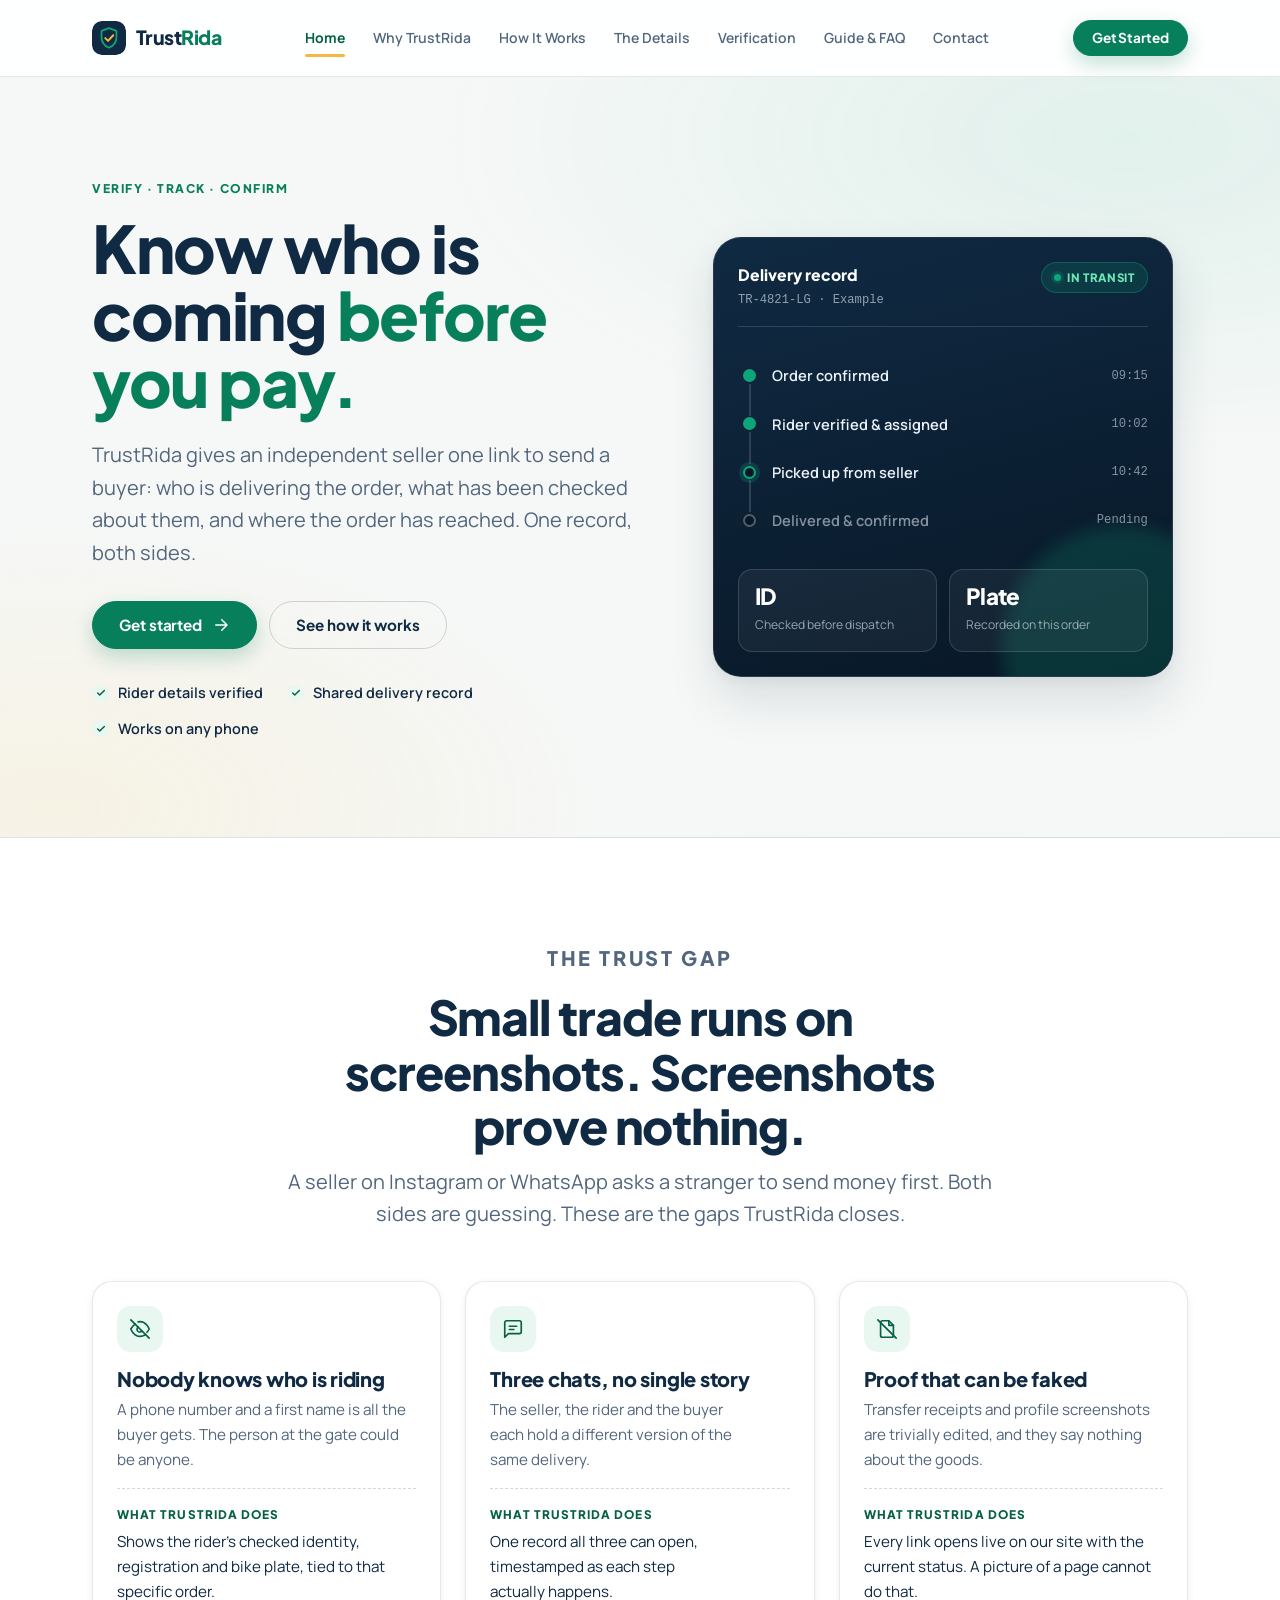
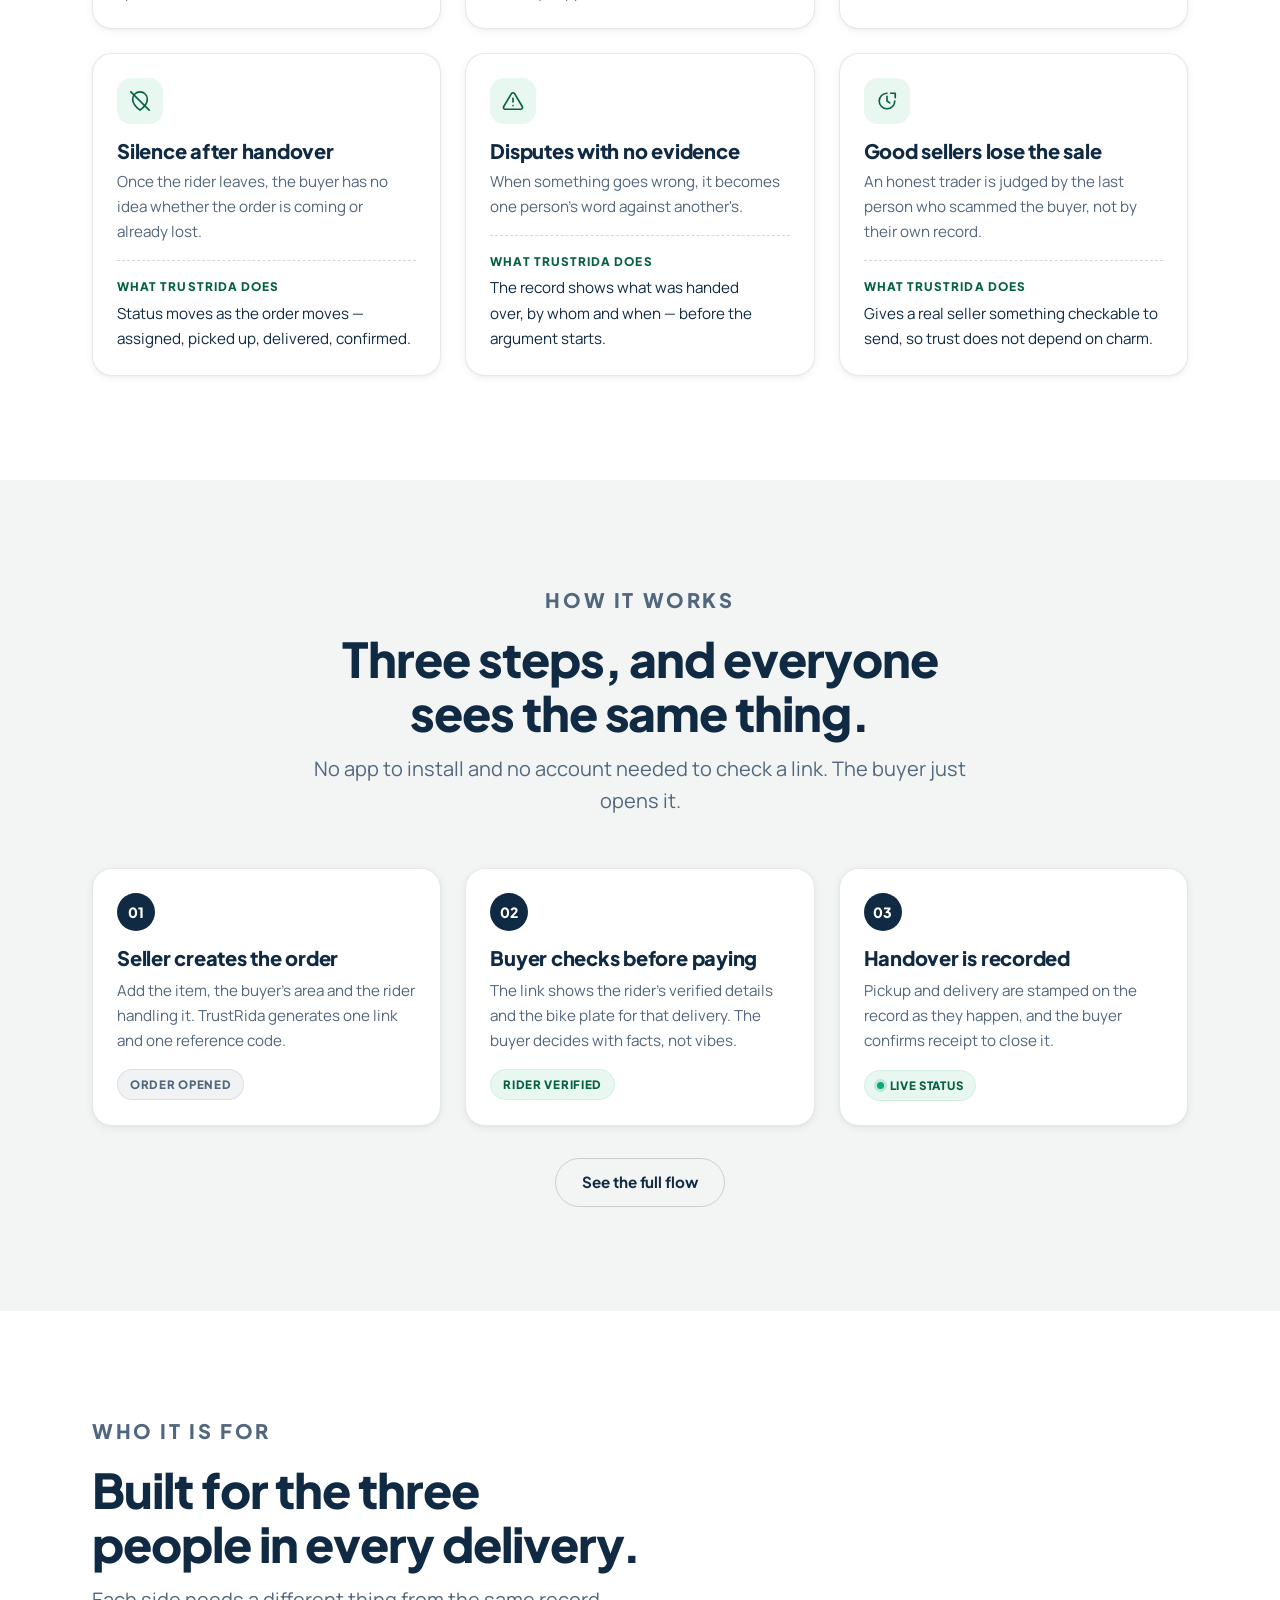
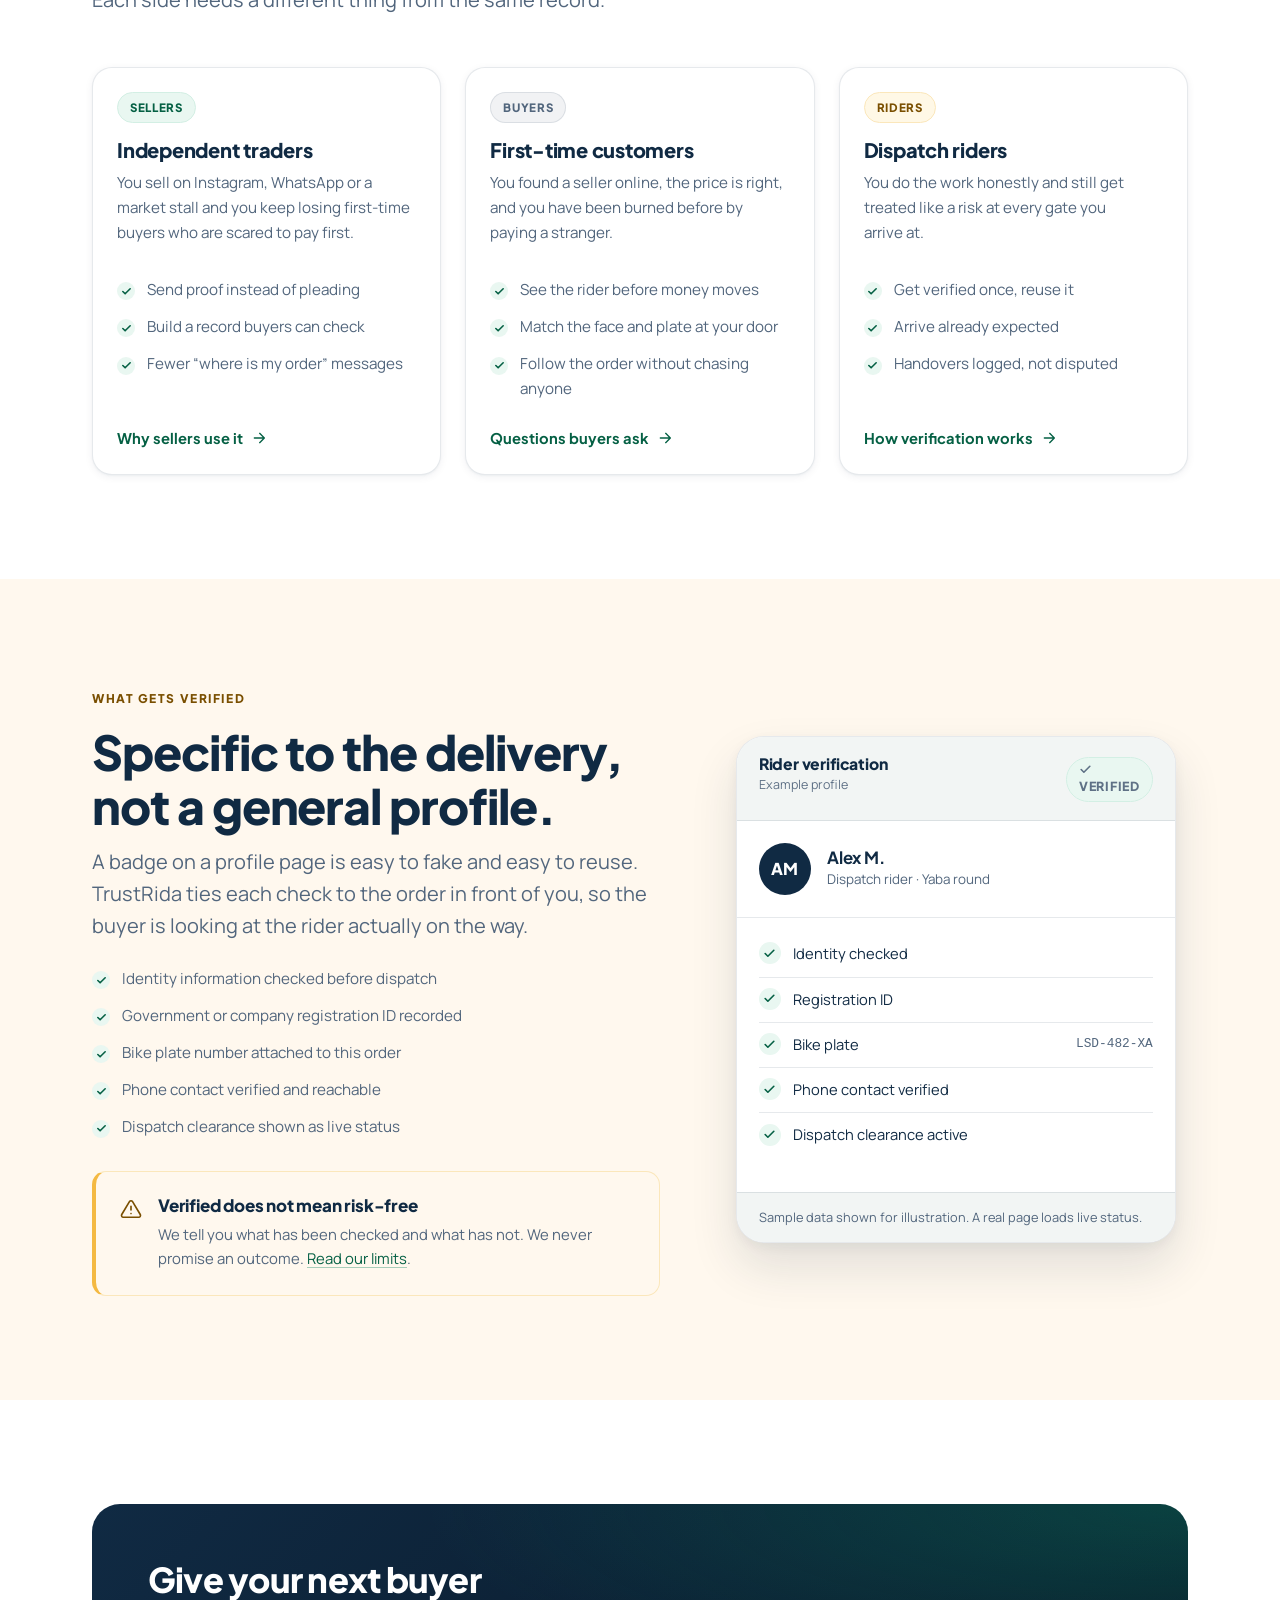
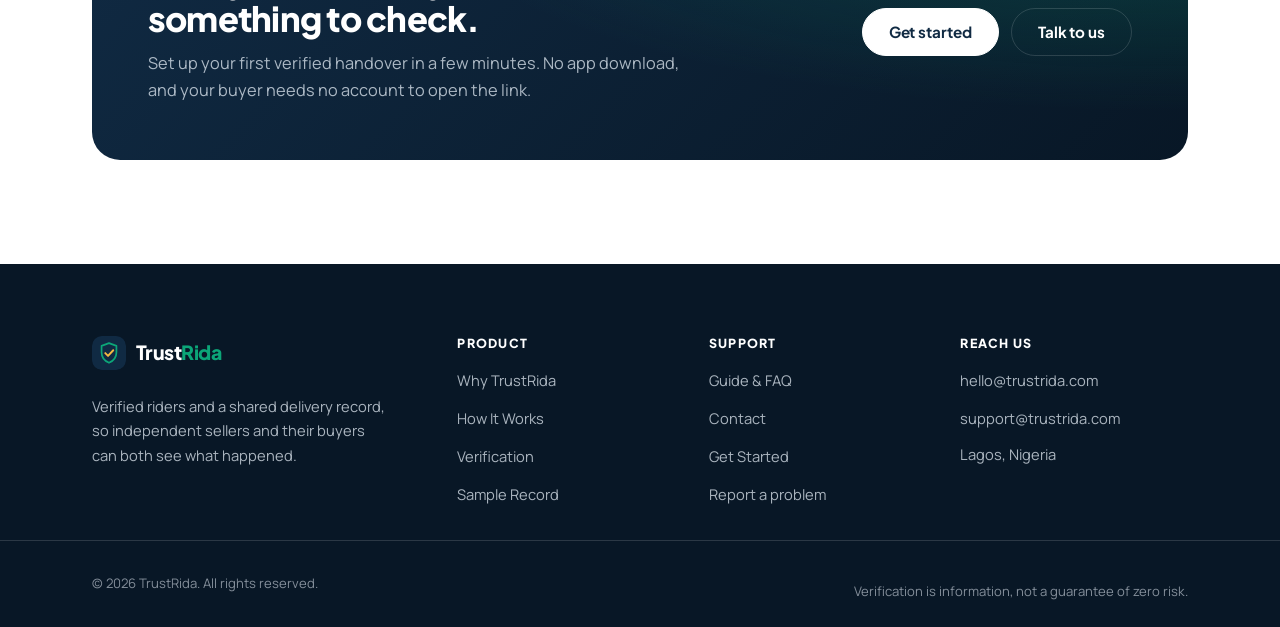
<file: index.html>
<!DOCTYPE html>
<html lang="en">

<head>
    <meta charset="UTF-8">
    <meta name="viewport" content="width=device-width, initial-scale=1">
    <meta name="theme-color" content="#102a43">

    <title>TrustRida | Know who is bringing your order before you pay</title>
    <meta name="description" content="TrustRida verifies the dispatch rider behind an order and keeps a shared delivery record, so independent sellers and first-time buyers can both see what actually happened.">

    <meta property="og:type" content="website">
    <meta property="og:site_name" content="TrustRida">
    <meta property="og:title" content="TrustRida | Know who is bringing your order before you pay">
    <meta property="og:description" content="TrustRida verifies the dispatch rider behind an order and keeps a shared delivery record, so independent sellers and first-time buyers can both see what actually happened.">
    <meta name="twitter:card" content="summary_large_image">

    <link rel="icon" href="assets/favicon.svg" type="image/svg+xml">

    <link rel="preconnect" href="https://fonts.googleapis.com">
    <link rel="preconnect" href="https://fonts.gstatic.com" crossorigin>
    <link href="https://fonts.googleapis.com/css2?family=Manrope:wght@400;500;600;700&family=Plus+Jakarta+Sans:wght@600;700;800&display=swap" rel="stylesheet">

    <link rel="stylesheet" href="css/brand.css">
    <link rel="stylesheet" href="css/components.css">
    <link rel="stylesheet" href="css/pages.css">

    <script src="js/main.js" defer></script>
</head>

<body>

    <a class="skip-link" href="#main">Skip to main content</a>

    <header class="site-header">
        <div class="nav-container">

            <a class="logo" href="index.html" aria-label="TrustRida — home">
                <img class="logo-mark" src="assets/logo-mark.svg" alt="" width="34" height="34">
                <span class="logo-word">Trust<span>Rida</span></span>
            </a>

            <button class="nav-toggle" type="button" aria-expanded="false" aria-controls="primary-nav" aria-label="Toggle navigation menu">
                <span class="nav-toggle-bars" aria-hidden="true"></span>
            </button>

            <nav class="main-nav" id="primary-nav" aria-label="Primary">
                <a href="index.html" class="active" aria-current="page">Home</a>
                <a href="Daelxsa.html">Why TrustRida</a>
                <a href="how-it-works.html">How It Works</a>
                <a href="oluwatoks.html">The Details</a>
                <a href="energy.html">Verification</a>
                <a href="okakamushunu.html">Guide &amp; FAQ</a>
                <a href="contact.html">Contact</a>
            </nav>

            <div class="nav-cta">
                <a class="btn btn--primary btn--sm" href="erikah.html">Get Started</a>
            </div>

        </div>
    </header>

    <main id="main">

        <!-- ============ HERO ============ -->
        <section class="hero">
            <div class="container hero__inner">

                <div class="hero__content">
                    <p class="eyebrow">Verify &middot; Track &middot; Confirm</p>

                    <h1>Know who is coming <em>before you pay.</em></h1>

                    <p class="hero__sub">
                        TrustRida gives an independent seller one link to send a buyer:
                        who is delivering the order, what has been checked about them,
                        and where the order has reached. One record, both sides.
                    </p>

                    <div class="hero__actions">
                        <a class="btn btn--primary" href="erikah.html">
                            Get started
                            <svg viewBox="0 0 24 24" fill="none" stroke="currentColor" stroke-width="2" stroke-linecap="round" stroke-linejoin="round" aria-hidden="true"><path d="M5 12h14M13 5l7 7-7 7"/></svg>
                        </a>
                        <a class="btn btn--secondary" href="how-it-works.html">See how it works</a>
                    </div>

                    <ul class="hero__points">
                        <li>Rider details verified</li>
                        <li>Shared delivery record</li>
                        <li>Works on any phone</li>
                    </ul>
                </div>

                <div class="hero__visual">
                    <div class="track-card" role="img" aria-label="Example TrustRida delivery record showing a verified rider, a pickup confirmed at 10:42, an order in transit, and delivery awaiting buyer confirmation.">

                        <div class="track-card__head">
                            <div>
                                <p class="track-card__title">Delivery record</p>
                                <span class="track-card__ref">TR-4821-LG &middot; Example</span>
                            </div>
                            <span class="badge badge--live">In transit</span>
                        </div>

                        <div class="track-card__body">
                            <ol class="timeline">
                                <li class="timeline__row timeline__row--done">
                                    <span class="timeline__label">Order confirmed</span>
                                    <span class="timeline__time">09:15</span>
                                </li>
                                <li class="timeline__row timeline__row--done">
                                    <span class="timeline__label">Rider verified &amp; assigned</span>
                                    <span class="timeline__time">10:02</span>
                                </li>
                                <li class="timeline__row timeline__row--active">
                                    <span class="timeline__label">Picked up from seller</span>
                                    <span class="timeline__time">10:42</span>
                                </li>
                                <li class="timeline__row timeline__row--pending">
                                    <span class="timeline__label">Delivered &amp; confirmed</span>
                                    <span class="timeline__time">Pending</span>
                                </li>
                            </ol>
                        </div>

                        <div class="track-card__foot">
                            <div class="track-stat">
                                <strong>ID</strong>
                                <span>Checked before dispatch</span>
                            </div>
                            <div class="track-stat">
                                <strong>Plate</strong>
                                <span>Recorded on this order</span>
                            </div>
                        </div>

                    </div>
                </div>

            </div>
        </section>


        <!-- ============ THE GAP ============ -->
        <section class="section section--white">
            <div class="container">

                <div class="section-header section-header--center">
                    <p class="eyebrow">The trust gap</p>
                    <h2>Small trade runs on screenshots. Screenshots prove nothing.</h2>
                    <p>
                        A seller on Instagram or WhatsApp asks a stranger to send money first.
                        Both sides are guessing. These are the gaps TrustRida closes.
                    </p>
                </div>

                <div class="grid grid--3">

                    <article class="pair-card">
                        <div class="pair-card__problem">
                            <div class="icon-tile">
                                <svg viewBox="0 0 24 24" fill="none" stroke="currentColor" stroke-width="1.8" stroke-linecap="round" stroke-linejoin="round" aria-hidden="true"><path d="M9.9 4.2A10.9 10.9 0 0 1 12 4c7 0 10 8 10 8a18.5 18.5 0 0 1-2.4 3.6M6.6 6.6A18.4 18.4 0 0 0 2 12s3 8 10 8a10.9 10.9 0 0 0 5.4-1.4"/><path d="M14.1 14.1a3 3 0 1 1-4.2-4.2"/><path d="m2 2 20 20"/></svg>
                            </div>
                            <h3>Nobody knows who is riding</h3>
                            <p>A phone number and a first name is all the buyer gets. The person at the gate could be anyone.</p>
                        </div>
                        <div class="pair-card__solution">
                            <strong>What TrustRida does</strong>
                            <p>Shows the rider's checked identity, registration and bike plate, tied to that specific order.</p>
                        </div>
                    </article>

                    <article class="pair-card">
                        <div class="pair-card__problem">
                            <div class="icon-tile">
                                <svg viewBox="0 0 24 24" fill="none" stroke="currentColor" stroke-width="1.8" stroke-linecap="round" stroke-linejoin="round" aria-hidden="true"><path d="M21 15a2 2 0 0 1-2 2H7l-4 4V5a2 2 0 0 1 2-2h14a2 2 0 0 1 2 2Z"/><path d="M8 9h8M8 12.5h5"/></svg>
                            </div>
                            <h3>Three chats, no single story</h3>
                            <p>The seller, the rider and the buyer each hold a different version of the same delivery.</p>
                        </div>
                        <div class="pair-card__solution">
                            <strong>What TrustRida does</strong>
                            <p>One record all three can open, timestamped as each step actually happens.</p>
                        </div>
                    </article>

                    <article class="pair-card">
                        <div class="pair-card__problem">
                            <div class="icon-tile">
                                <svg viewBox="0 0 24 24" fill="none" stroke="currentColor" stroke-width="1.8" stroke-linecap="round" stroke-linejoin="round" aria-hidden="true"><path d="M14 3H7a2 2 0 0 0-2 2v14a2 2 0 0 0 2 2h10a2 2 0 0 0 2-2V8l-5-5Z"/><path d="M14 3v5h5"/><path d="m2 2 20 20"/></svg>
                            </div>
                            <h3>Proof that can be faked</h3>
                            <p>Transfer receipts and profile screenshots are trivially edited, and they say nothing about the goods.</p>
                        </div>
                        <div class="pair-card__solution">
                            <strong>What TrustRida does</strong>
                            <p>Every link opens live on our site with the current status. A picture of a page cannot do that.</p>
                        </div>
                    </article>

                    <article class="pair-card">
                        <div class="pair-card__problem">
                            <div class="icon-tile">
                                <svg viewBox="0 0 24 24" fill="none" stroke="currentColor" stroke-width="1.8" stroke-linecap="round" stroke-linejoin="round" aria-hidden="true"><path d="M20 10c0 6-8 12-8 12s-8-6-8-12a8 8 0 0 1 16 0Z"/><path d="m2 2 20 20"/></svg>
                            </div>
                            <h3>Silence after handover</h3>
                            <p>Once the rider leaves, the buyer has no idea whether the order is coming or already lost.</p>
                        </div>
                        <div class="pair-card__solution">
                            <strong>What TrustRida does</strong>
                            <p>Status moves as the order moves &mdash; assigned, picked up, delivered, confirmed.</p>
                        </div>
                    </article>

                    <article class="pair-card">
                        <div class="pair-card__problem">
                            <div class="icon-tile">
                                <svg viewBox="0 0 24 24" fill="none" stroke="currentColor" stroke-width="1.8" stroke-linecap="round" stroke-linejoin="round" aria-hidden="true"><path d="M10.3 3.9 1.9 18a2 2 0 0 0 1.7 3h16.8a2 2 0 0 0 1.7-3L13.7 3.9a2 2 0 0 0-3.4 0Z"/><path d="M12 9v4M12 17h.01"/></svg>
                            </div>
                            <h3>Disputes with no evidence</h3>
                            <p>When something goes wrong, it becomes one person's word against another's.</p>
                        </div>
                        <div class="pair-card__solution">
                            <strong>What TrustRida does</strong>
                            <p>The record shows what was handed over, by whom and when &mdash; before the argument starts.</p>
                        </div>
                    </article>

                    <article class="pair-card">
                        <div class="pair-card__problem">
                            <div class="icon-tile">
                                <svg viewBox="0 0 24 24" fill="none" stroke="currentColor" stroke-width="1.8" stroke-linecap="round" stroke-linejoin="round" aria-hidden="true"><path d="M12 3.5a8.5 8.5 0 1 0 8.5 8.5"/><path d="M12 7v5l3 2"/><path d="M16 3.5h5v5"/></svg>
                            </div>
                            <h3>Good sellers lose the sale</h3>
                            <p>An honest trader is judged by the last person who scammed the buyer, not by their own record.</p>
                        </div>
                        <div class="pair-card__solution">
                            <strong>What TrustRida does</strong>
                            <p>Gives a real seller something checkable to send, so trust does not depend on charm.</p>
                        </div>
                    </article>

                </div>

            </div>
        </section>


        <!-- ============ HOW IT WORKS ============ -->
        <section class="section section--sunken" id="how-it-works">
            <div class="container">

                <div class="section-header section-header--center">
                    <p class="eyebrow">How it works</p>
                    <h2>Three steps, and everyone sees the same thing.</h2>
                    <p>No app to install and no account needed to check a link. The buyer just opens it.</p>
                </div>

                <div class="steps-flow">

                    <article class="step-card">
                        <span class="step-card__num">01</span>
                        <h3>Seller creates the order</h3>
                        <p>Add the item, the buyer's area and the rider handling it. TrustRida generates one link and one reference code.</p>
                        <div class="step-card__meta"><span class="badge badge--review">Order opened</span></div>
                    </article>

                    <article class="step-card">
                        <span class="step-card__num">02</span>
                        <h3>Buyer checks before paying</h3>
                        <p>The link shows the rider's verified details and the bike plate for that delivery. The buyer decides with facts, not vibes.</p>
                        <div class="step-card__meta"><span class="badge badge--verified">Rider verified</span></div>
                    </article>

                    <article class="step-card">
                        <span class="step-card__num">03</span>
                        <h3>Handover is recorded</h3>
                        <p>Pickup and delivery are stamped on the record as they happen, and the buyer confirms receipt to close it.</p>
                        <div class="step-card__meta"><span class="badge badge--live">Live status</span></div>
                    </article>

                </div>

                <div class="btn-row" style="justify-content: center; margin-top: var(--space-6);">
                    <a class="btn btn--secondary" href="how-it-works.html">See the full flow</a>
                </div>

            </div>
        </section>


        <!-- ============ WHO IT IS FOR ============ -->
        <section class="section section--white">
            <div class="container">

                <div class="section-header">
                    <p class="eyebrow">Who it is for</p>
                    <h2>Built for the three people in every delivery.</h2>
                    <p>Each side needs a different thing from the same record.</p>
                </div>

                <div class="grid grid--3">

                    <article class="role-card">
                        <span class="badge badge--verified role-card__tag">Sellers</span>
                        <h3>Independent traders</h3>
                        <p>You sell on Instagram, WhatsApp or a market stall and you keep losing first-time buyers who are scared to pay first.</p>
                        <ul class="check-list">
                            <li>Send proof instead of pleading</li>
                            <li>Build a record buyers can check</li>
                            <li>Fewer &ldquo;where is my order&rdquo; messages</li>
                        </ul>
                        <a class="link-arrow" href="Daelxsa.html">
                            Why sellers use it
                            <svg viewBox="0 0 24 24" fill="none" stroke="currentColor" stroke-width="2" stroke-linecap="round" stroke-linejoin="round" aria-hidden="true"><path d="M5 12h14M13 5l7 7-7 7"/></svg>
                        </a>
                    </article>

                    <article class="role-card">
                        <span class="badge badge--review role-card__tag">Buyers</span>
                        <h3>First-time customers</h3>
                        <p>You found a seller online, the price is right, and you have been burned before by paying a stranger.</p>
                        <ul class="check-list">
                            <li>See the rider before money moves</li>
                            <li>Match the face and plate at your door</li>
                            <li>Follow the order without chasing anyone</li>
                        </ul>
                        <a class="link-arrow" href="okakamushunu.html">
                            Questions buyers ask
                            <svg viewBox="0 0 24 24" fill="none" stroke="currentColor" stroke-width="2" stroke-linecap="round" stroke-linejoin="round" aria-hidden="true"><path d="M5 12h14M13 5l7 7-7 7"/></svg>
                        </a>
                    </article>

                    <article class="role-card">
                        <span class="badge badge--pending role-card__tag">Riders</span>
                        <h3>Dispatch riders</h3>
                        <p>You do the work honestly and still get treated like a risk at every gate you arrive at.</p>
                        <ul class="check-list">
                            <li>Get verified once, reuse it</li>
                            <li>Arrive already expected</li>
                            <li>Handovers logged, not disputed</li>
                        </ul>
                        <a class="link-arrow" href="energy.html">
                            How verification works
                            <svg viewBox="0 0 24 24" fill="none" stroke="currentColor" stroke-width="2" stroke-linecap="round" stroke-linejoin="round" aria-hidden="true"><path d="M5 12h14M13 5l7 7-7 7"/></svg>
                        </a>
                    </article>

                </div>

            </div>
        </section>


        <!-- ============ VERIFICATION PREVIEW ============ -->
        <section class="section section--cream">
            <div class="container split split--wide-left">

                <div>
                    <p class="eyebrow eyebrow--amber">What gets verified</p>
                    <h2>Specific to the delivery, not a general profile.</h2>
                    <p class="lede" style="margin-bottom: var(--space-5);">
                        A badge on a profile page is easy to fake and easy to reuse. TrustRida ties
                        each check to the order in front of you, so the buyer is looking at the
                        rider actually on the way.
                    </p>

                    <ul class="check-list" style="margin-bottom: var(--space-6);">
                        <li>Identity information checked before dispatch</li>
                        <li>Government or company registration ID recorded</li>
                        <li>Bike plate number attached to this order</li>
                        <li>Phone contact verified and reachable</li>
                        <li>Dispatch clearance shown as live status</li>
                    </ul>

                    <div class="notice">
                        <svg viewBox="0 0 24 24" fill="none" stroke="currentColor" stroke-width="1.8" stroke-linecap="round" stroke-linejoin="round" aria-hidden="true"><path d="M10.3 3.9 1.9 18a2 2 0 0 0 1.7 3h16.8a2 2 0 0 0 1.7-3L13.7 3.9a2 2 0 0 0-3.4 0Z"/><path d="M12 9v4M12 17h.01"/></svg>
                        <div>
                            <h3>Verified does not mean risk-free</h3>
                            <p>We tell you what has been checked and what has not. We never promise an outcome. <a href="energy.html#limits">Read our limits</a>.</p>
                        </div>
                    </div>
                </div>

                <div>
                    <div class="proof-card">
                        <div class="proof-card__head">
                            <div>
                                <h3>Rider verification</h3>
                                <span>Example profile</span>
                            </div>
                            <span class="badge badge--verified">
                                <svg viewBox="0 0 24 24" fill="none" stroke="currentColor" stroke-width="3" stroke-linecap="round" stroke-linejoin="round" aria-hidden="true"><path d="M20 6 9 17l-5-5"/></svg>
                                Verified
                            </span>
                        </div>

                        <div class="proof-card__rider">
                            <span class="avatar" aria-hidden="true">AM</span>
                            <div>
                                <h4>Alex M.</h4>
                                <p>Dispatch rider &middot; Yaba round</p>
                            </div>
                        </div>

                        <ul class="proof-card__checks">
                            <li class="proof-check">
                                <span class="proof-check__icon" aria-hidden="true"><svg viewBox="0 0 24 24" fill="none" stroke="currentColor" stroke-width="3" stroke-linecap="round" stroke-linejoin="round"><path d="M20 6 9 17l-5-5"/></svg></span>
                                Identity checked
                            </li>
                            <li class="proof-check">
                                <span class="proof-check__icon" aria-hidden="true"><svg viewBox="0 0 24 24" fill="none" stroke="currentColor" stroke-width="3" stroke-linecap="round" stroke-linejoin="round"><path d="M20 6 9 17l-5-5"/></svg></span>
                                Registration ID
                            </li>
                            <li class="proof-check">
                                <span class="proof-check__icon" aria-hidden="true"><svg viewBox="0 0 24 24" fill="none" stroke="currentColor" stroke-width="3" stroke-linecap="round" stroke-linejoin="round"><path d="M20 6 9 17l-5-5"/></svg></span>
                                Bike plate
                                <span class="proof-check__value">LSD-482-XA</span>
                            </li>
                            <li class="proof-check">
                                <span class="proof-check__icon" aria-hidden="true"><svg viewBox="0 0 24 24" fill="none" stroke="currentColor" stroke-width="3" stroke-linecap="round" stroke-linejoin="round"><path d="M20 6 9 17l-5-5"/></svg></span>
                                Phone contact verified
                            </li>
                            <li class="proof-check">
                                <span class="proof-check__icon" aria-hidden="true"><svg viewBox="0 0 24 24" fill="none" stroke="currentColor" stroke-width="3" stroke-linecap="round" stroke-linejoin="round"><path d="M20 6 9 17l-5-5"/></svg></span>
                                Dispatch clearance active
                            </li>
                        </ul>

                        <p class="proof-card__foot">Sample data shown for illustration. A real page loads live status.</p>
                    </div>
                </div>

            </div>
        </section>


        <!-- ============ CTA ============ -->
        <section class="section section--white">
            <div class="container">
                <div class="cta-band">
                    <div class="cta-band__text">
                        <h2>Give your next buyer something to check.</h2>
                        <p>Set up your first verified handover in a few minutes. No app download, and your buyer needs no account to open the link.</p>
                    </div>
                    <div class="btn-row">
                        <a class="btn btn--invert" href="erikah.html">Get started</a>
                        <a class="btn btn--ghost-invert" href="contact.html">Talk to us</a>
                    </div>
                </div>
            </div>
        </section>

    </main>

    <footer class="site-footer">

        <div class="footer-container">

            <div class="footer-brand">
                <a class="logo" href="index.html" aria-label="TrustRida — home">
                    <img class="logo-mark" src="assets/logo-mark.svg" alt="" width="34" height="34">
                    <span class="logo-word">Trust<span>Rida</span></span>
                </a>
                <p>Verified riders and a shared delivery record, so independent sellers and their buyers can both see what happened.</p>
            </div>

            <div class="footer-col">
                <h3>Product</h3>
                <ul>
                    <li><a href="Daelxsa.html">Why TrustRida</a></li>
                    <li><a href="how-it-works.html">How It Works</a></li>
                    <li><a href="energy.html">Verification</a></li>
                    <li><a href="oluwatoks.html">Sample Record</a></li>
                </ul>
            </div>

            <div class="footer-col">
                <h3>Support</h3>
                <ul>
                    <li><a href="okakamushunu.html">Guide &amp; FAQ</a></li>
                    <li><a href="contact.html">Contact</a></li>
                    <li><a href="erikah.html">Get Started</a></li>
                    <li><a href="energy.html#report">Report a problem</a></li>
                </ul>
            </div>

            <div class="footer-col">
                <h3>Reach us</h3>
                <ul>
                    <li><a href="mailto:hello@trustrida.com">hello@trustrida.com</a></li>
                    <li><a href="mailto:support@trustrida.com">support@trustrida.com</a></li>
                    <li><p>Lagos, Nigeria</p></li>
                </ul>
            </div>

        </div>

        <div class="footer-bottom">
            <div class="footer-bottom__inner">
                <p>&copy; <span data-year>2026</span> TrustRida. All rights reserved.</p>
                <p>Verification is information, not a guarantee of zero risk.</p>
            </div>
        </div>

    </footer>

</body>

</html>
</file>
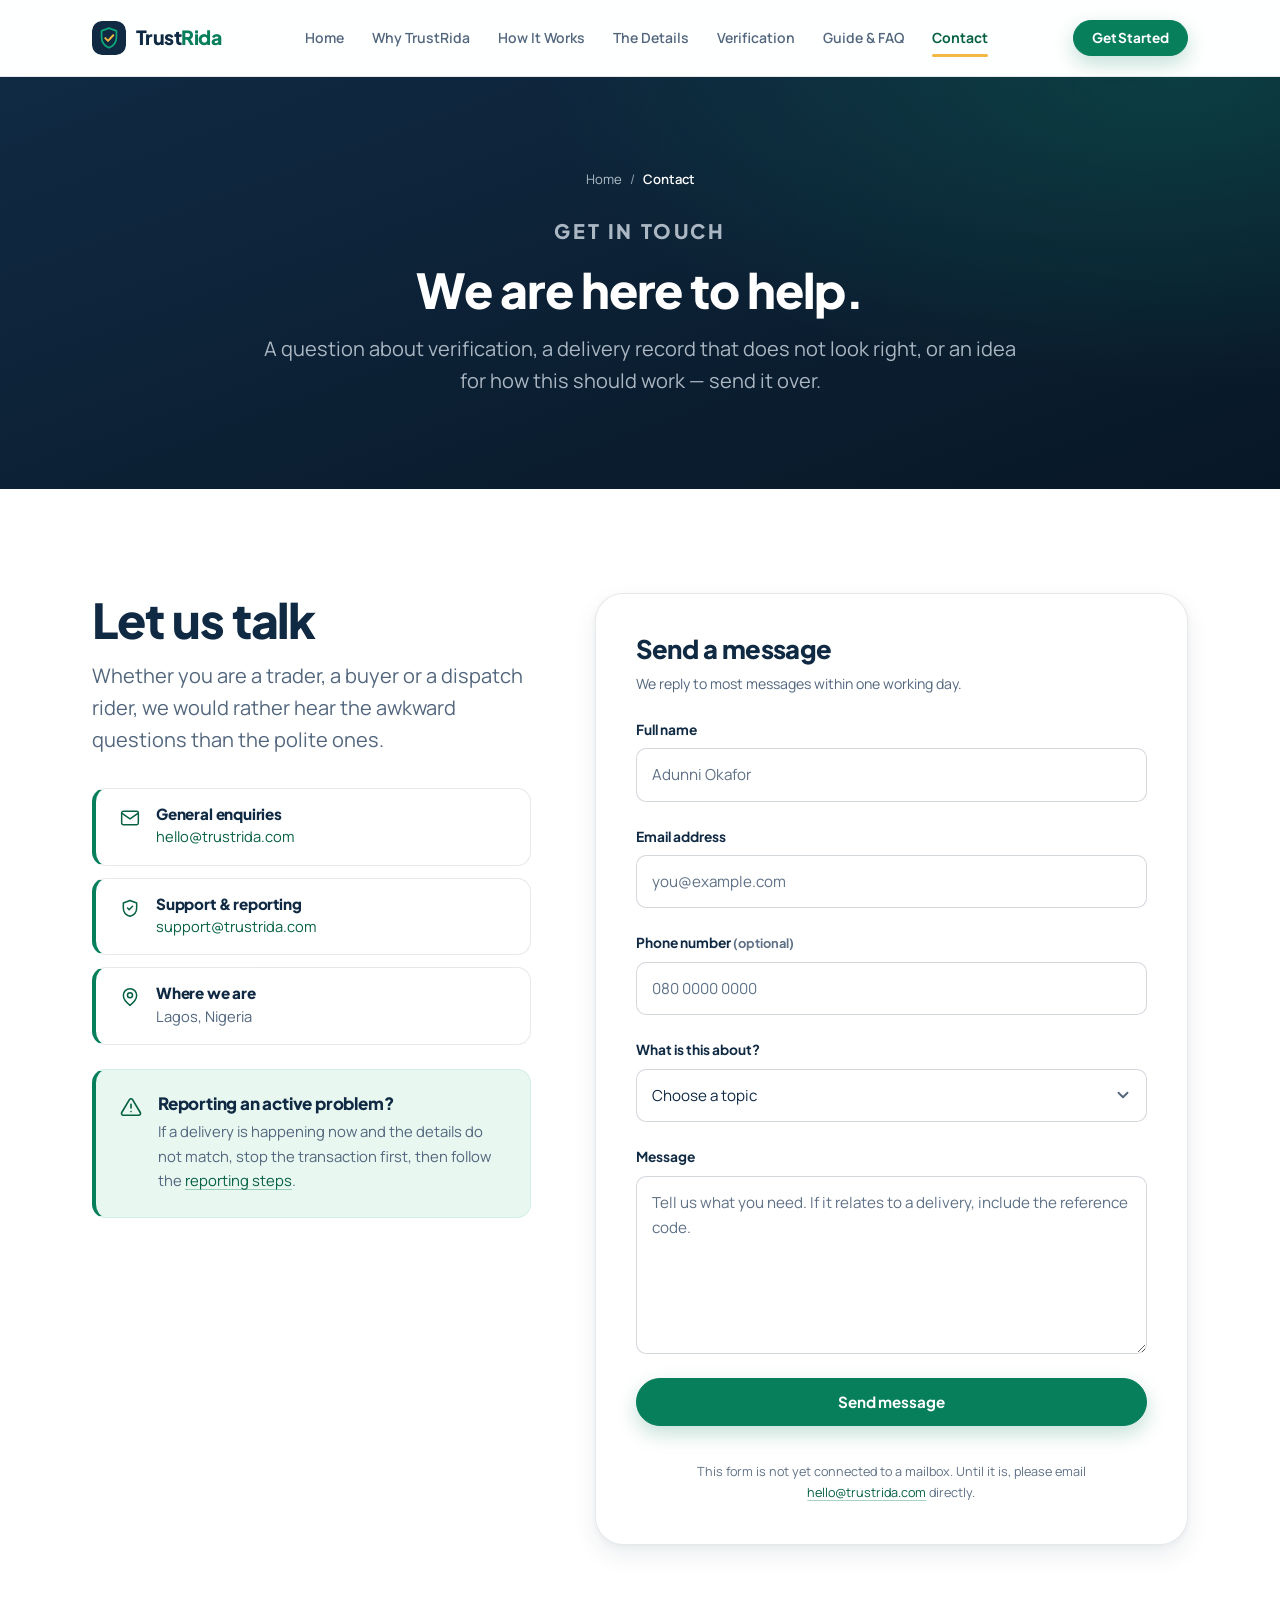
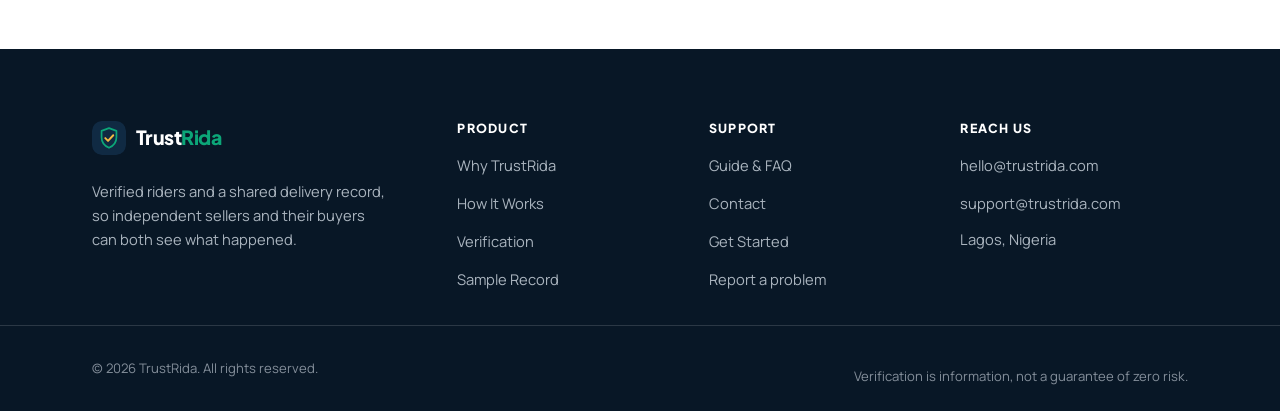
<file: contact.html>
<!DOCTYPE html>
<html lang="en">

<head>
    <meta charset="UTF-8">
    <meta name="viewport" content="width=device-width, initial-scale=1">
    <meta name="theme-color" content="#102a43">

    <title>Contact | TrustRida</title>
    <meta name="description" content="Get in touch with TrustRida. Questions about verification, delivery records or reporting a mismatch — a real person reads every message.">

    <meta property="og:type" content="website">
    <meta property="og:site_name" content="TrustRida">
    <meta property="og:title" content="Contact | TrustRida">
    <meta property="og:description" content="Get in touch with TrustRida. Questions about verification, delivery records or reporting a mismatch — a real person reads every message.">
    <meta name="twitter:card" content="summary_large_image">

    <link rel="icon" href="assets/favicon.svg" type="image/svg+xml">

    <link rel="preconnect" href="https://fonts.googleapis.com">
    <link rel="preconnect" href="https://fonts.gstatic.com" crossorigin>
    <link href="https://fonts.googleapis.com/css2?family=Manrope:wght@400;500;600;700&family=Plus+Jakarta+Sans:wght@600;700;800&display=swap" rel="stylesheet">

    <link rel="stylesheet" href="css/brand.css">
    <link rel="stylesheet" href="css/components.css">
    <link rel="stylesheet" href="css/pages.css">

    <script src="js/main.js" defer></script>
</head>

<body>

    <a class="skip-link" href="#main">Skip to main content</a>

    <header class="site-header">
        <div class="nav-container">

            <a class="logo" href="index.html" aria-label="TrustRida — home">
                <img class="logo-mark" src="assets/logo-mark.svg" alt="" width="34" height="34">
                <span class="logo-word">Trust<span>Rida</span></span>
            </a>

            <button class="nav-toggle" type="button" aria-expanded="false" aria-controls="primary-nav" aria-label="Toggle navigation menu">
                <span class="nav-toggle-bars" aria-hidden="true"></span>
            </button>

            <nav class="main-nav" id="primary-nav" aria-label="Primary">
                <a href="index.html">Home</a>
                <a href="Daelxsa.html">Why TrustRida</a>
                <a href="how-it-works.html">How It Works</a>
                <a href="oluwatoks.html">The Details</a>
                <a href="energy.html">Verification</a>
                <a href="okakamushunu.html">Guide &amp; FAQ</a>
                <a href="contact.html" class="active" aria-current="page">Contact</a>
            </nav>

            <div class="nav-cta">
                <a class="btn btn--primary btn--sm" href="erikah.html">Get Started</a>
            </div>

        </div>
    </header>

    <main id="main">

        <!-- ============ PAGE HERO ============ -->
        <section class="page-hero page-hero--center">
            <div class="container">
                <div class="page-hero__inner">
                    <nav class="crumb crumb--invert" aria-label="Breadcrumb" style="justify-content: center;">
                        <a href="index.html">Home</a>
                        <span aria-hidden="true">/</span>
                        <span aria-current="page">Contact</span>
                    </nav>

                    <p class="eyebrow eyebrow--invert">Get in touch</p>
                    <h1>We are here to help.</h1>
                    <p>
                        A question about verification, a delivery record that does not look
                        right, or an idea for how this should work &mdash; send it over.
                    </p>
                </div>
            </div>
        </section>


        <!-- ============ CONTACT ============ -->
        <section class="section section--white">
            <div class="container">
                <div class="contact-layout">

                    <div class="contact-info">
                        <h2 style="margin-bottom: var(--space-3);">Let us talk</h2>
                        <p class="lede" style="margin-bottom: var(--space-6);">
                            Whether you are a trader, a buyer or a dispatch rider, we would
                            rather hear the awkward questions than the polite ones.
                        </p>

                        <div class="grid" style="gap: var(--space-3);">

                            <div class="contact-item">
                                <svg viewBox="0 0 24 24" fill="none" stroke="currentColor" stroke-width="1.8" stroke-linecap="round" stroke-linejoin="round" aria-hidden="true"><rect x="2" y="4" width="20" height="16" rx="2"/><path d="m2.5 6.5 9.5 6.5 9.5-6.5"/></svg>
                                <div>
                                    <h3>General enquiries</h3>
                                    <p><a href="mailto:hello@trustrida.com">hello@trustrida.com</a></p>
                                </div>
                            </div>

                            <div class="contact-item">
                                <svg viewBox="0 0 24 24" fill="none" stroke="currentColor" stroke-width="1.8" stroke-linecap="round" stroke-linejoin="round" aria-hidden="true"><path d="M12 3 4 6v6c0 5 3.4 8.6 8 10 4.6-1.4 8-5 8-10V6l-8-3Z"/><path d="m9 12 2 2 4-4"/></svg>
                                <div>
                                    <h3>Support &amp; reporting</h3>
                                    <p><a href="mailto:support@trustrida.com">support@trustrida.com</a></p>
                                </div>
                            </div>

                            <div class="contact-item">
                                <svg viewBox="0 0 24 24" fill="none" stroke="currentColor" stroke-width="1.8" stroke-linecap="round" stroke-linejoin="round" aria-hidden="true"><path d="M20 10c0 6-8 12-8 12s-8-6-8-12a8 8 0 0 1 16 0Z"/><circle cx="12" cy="10" r="3"/></svg>
                                <div>
                                    <h3>Where we are</h3>
                                    <p>Lagos, Nigeria</p>
                                </div>
                            </div>

                        </div>

                        <div class="notice notice--info" style="margin-top: var(--space-5);">
                            <svg viewBox="0 0 24 24" fill="none" stroke="currentColor" stroke-width="1.8" stroke-linecap="round" stroke-linejoin="round" aria-hidden="true"><path d="M10.3 3.9 1.9 18a2 2 0 0 0 1.7 3h16.8a2 2 0 0 0 1.7-3L13.7 3.9a2 2 0 0 0-3.4 0Z"/><path d="M12 9v4M12 17h.01"/></svg>
                            <div>
                                <h3>Reporting an active problem?</h3>
                                <p>If a delivery is happening now and the details do not match, stop the transaction first, then follow the <a href="energy.html#report">reporting steps</a>.</p>
                            </div>
                        </div>
                    </div>

                    <div class="form-panel">
                        <h2 style="font-size: var(--step-2); margin-bottom: var(--space-2);">Send a message</h2>
                        <p class="muted small" style="margin-bottom: var(--space-5);">We reply to most messages within one working day.</p>

                        <form class="form-grid" data-demo-form novalidate>

                            <div class="form-status">
                                <svg viewBox="0 0 24 24" fill="none" stroke="currentColor" stroke-width="2.5" stroke-linecap="round" stroke-linejoin="round" aria-hidden="true"><circle cx="12" cy="12" r="9"/><path d="m8.5 12.2 2.4 2.4 4.6-5"/></svg>
                                <span>Thank you &mdash; your message has been prepared. We will be in touch at the address you gave.</span>
                            </div>

                            <div class="field">
                                <label for="name">Full name</label>
                                <input type="text" id="name" name="name" autocomplete="name" placeholder="Adunni Okafor" required>
                            </div>

                            <div class="field">
                                <label for="email">Email address</label>
                                <input type="email" id="email" name="email" autocomplete="email" placeholder="you@example.com" required>
                            </div>

                            <div class="field">
                                <label for="phone">Phone number <span class="field-hint">(optional)</span></label>
                                <input type="tel" id="phone" name="phone" autocomplete="tel" placeholder="080 0000 0000">
                            </div>

                            <div class="field">
                                <label for="topic">What is this about?</label>
                                <select id="topic" name="topic" required>
                                    <option value="" disabled selected>Choose a topic</option>
                                    <option value="seller">I sell and want to get set up</option>
                                    <option value="buyer">I am a buyer with a question</option>
                                    <option value="rider">I am a rider and want to verify</option>
                                    <option value="report">Reporting a problem</option>
                                    <option value="other">Something else</option>
                                </select>
                            </div>

                            <div class="field">
                                <label for="message">Message</label>
                                <textarea id="message" name="message" rows="6" placeholder="Tell us what you need. If it relates to a delivery, include the reference code." required></textarea>
                            </div>

                            <button type="submit" class="btn btn--primary btn--block">Send message</button>

                            <p class="form-note">
                                This form is not yet connected to a mailbox. Until it is, please email
                                <a href="mailto:hello@trustrida.com">hello@trustrida.com</a> directly.
                            </p>

                        </form>
                    </div>

                </div>
            </div>
        </section>

    </main>

    <footer class="site-footer">

        <div class="footer-container">

            <div class="footer-brand">
                <a class="logo" href="index.html" aria-label="TrustRida — home">
                    <img class="logo-mark" src="assets/logo-mark.svg" alt="" width="34" height="34">
                    <span class="logo-word">Trust<span>Rida</span></span>
                </a>
                <p>Verified riders and a shared delivery record, so independent sellers and their buyers can both see what happened.</p>
            </div>

            <div class="footer-col">
                <h3>Product</h3>
                <ul>
                    <li><a href="Daelxsa.html">Why TrustRida</a></li>
                    <li><a href="how-it-works.html">How It Works</a></li>
                    <li><a href="energy.html">Verification</a></li>
                    <li><a href="oluwatoks.html">Sample Record</a></li>
                </ul>
            </div>

            <div class="footer-col">
                <h3>Support</h3>
                <ul>
                    <li><a href="okakamushunu.html">Guide &amp; FAQ</a></li>
                    <li><a href="contact.html">Contact</a></li>
                    <li><a href="erikah.html">Get Started</a></li>
                    <li><a href="energy.html#report">Report a problem</a></li>
                </ul>
            </div>

            <div class="footer-col">
                <h3>Reach us</h3>
                <ul>
                    <li><a href="mailto:hello@trustrida.com">hello@trustrida.com</a></li>
                    <li><a href="mailto:support@trustrida.com">support@trustrida.com</a></li>
                    <li><p>Lagos, Nigeria</p></li>
                </ul>
            </div>

        </div>

        <div class="footer-bottom">
            <div class="footer-bottom__inner">
                <p>&copy; <span data-year>2026</span> TrustRida. All rights reserved.</p>
                <p>Verification is information, not a guarantee of zero risk.</p>
            </div>
        </div>

    </footer>

</body>

</html>
</file>
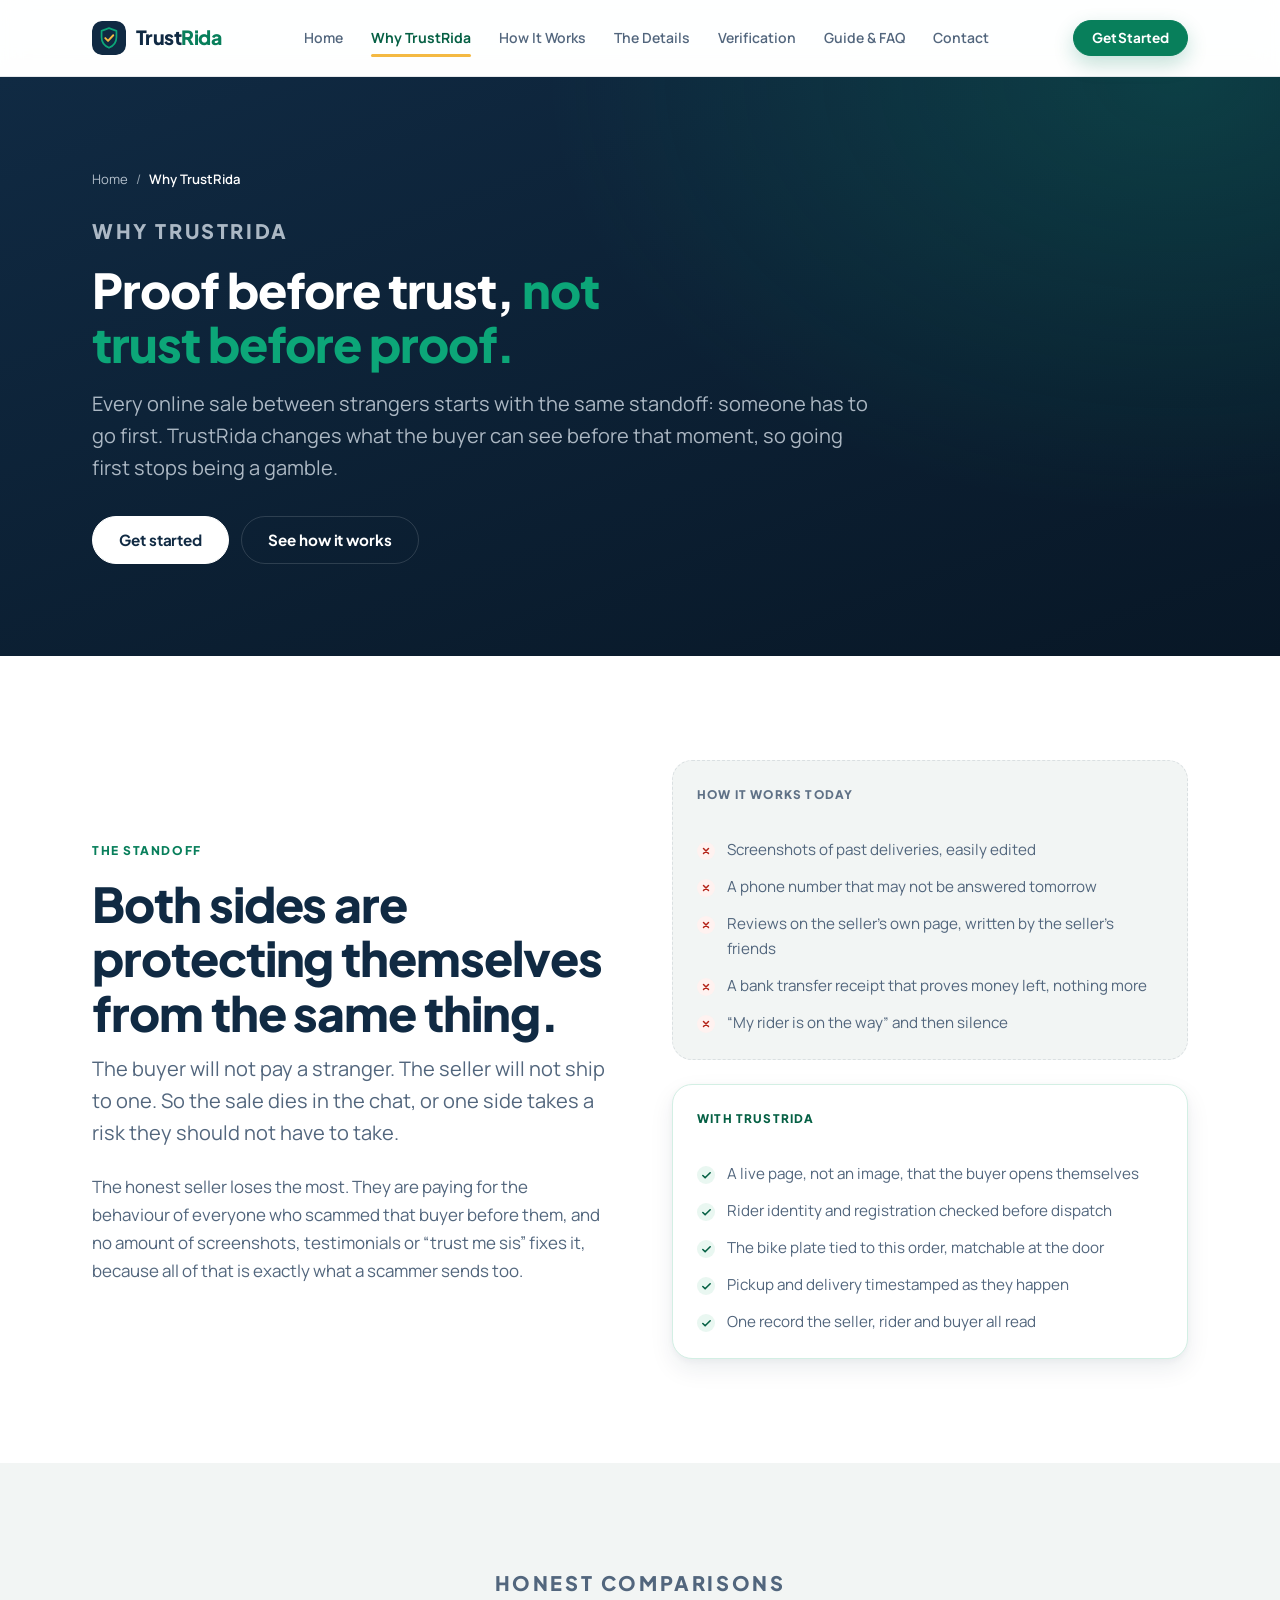
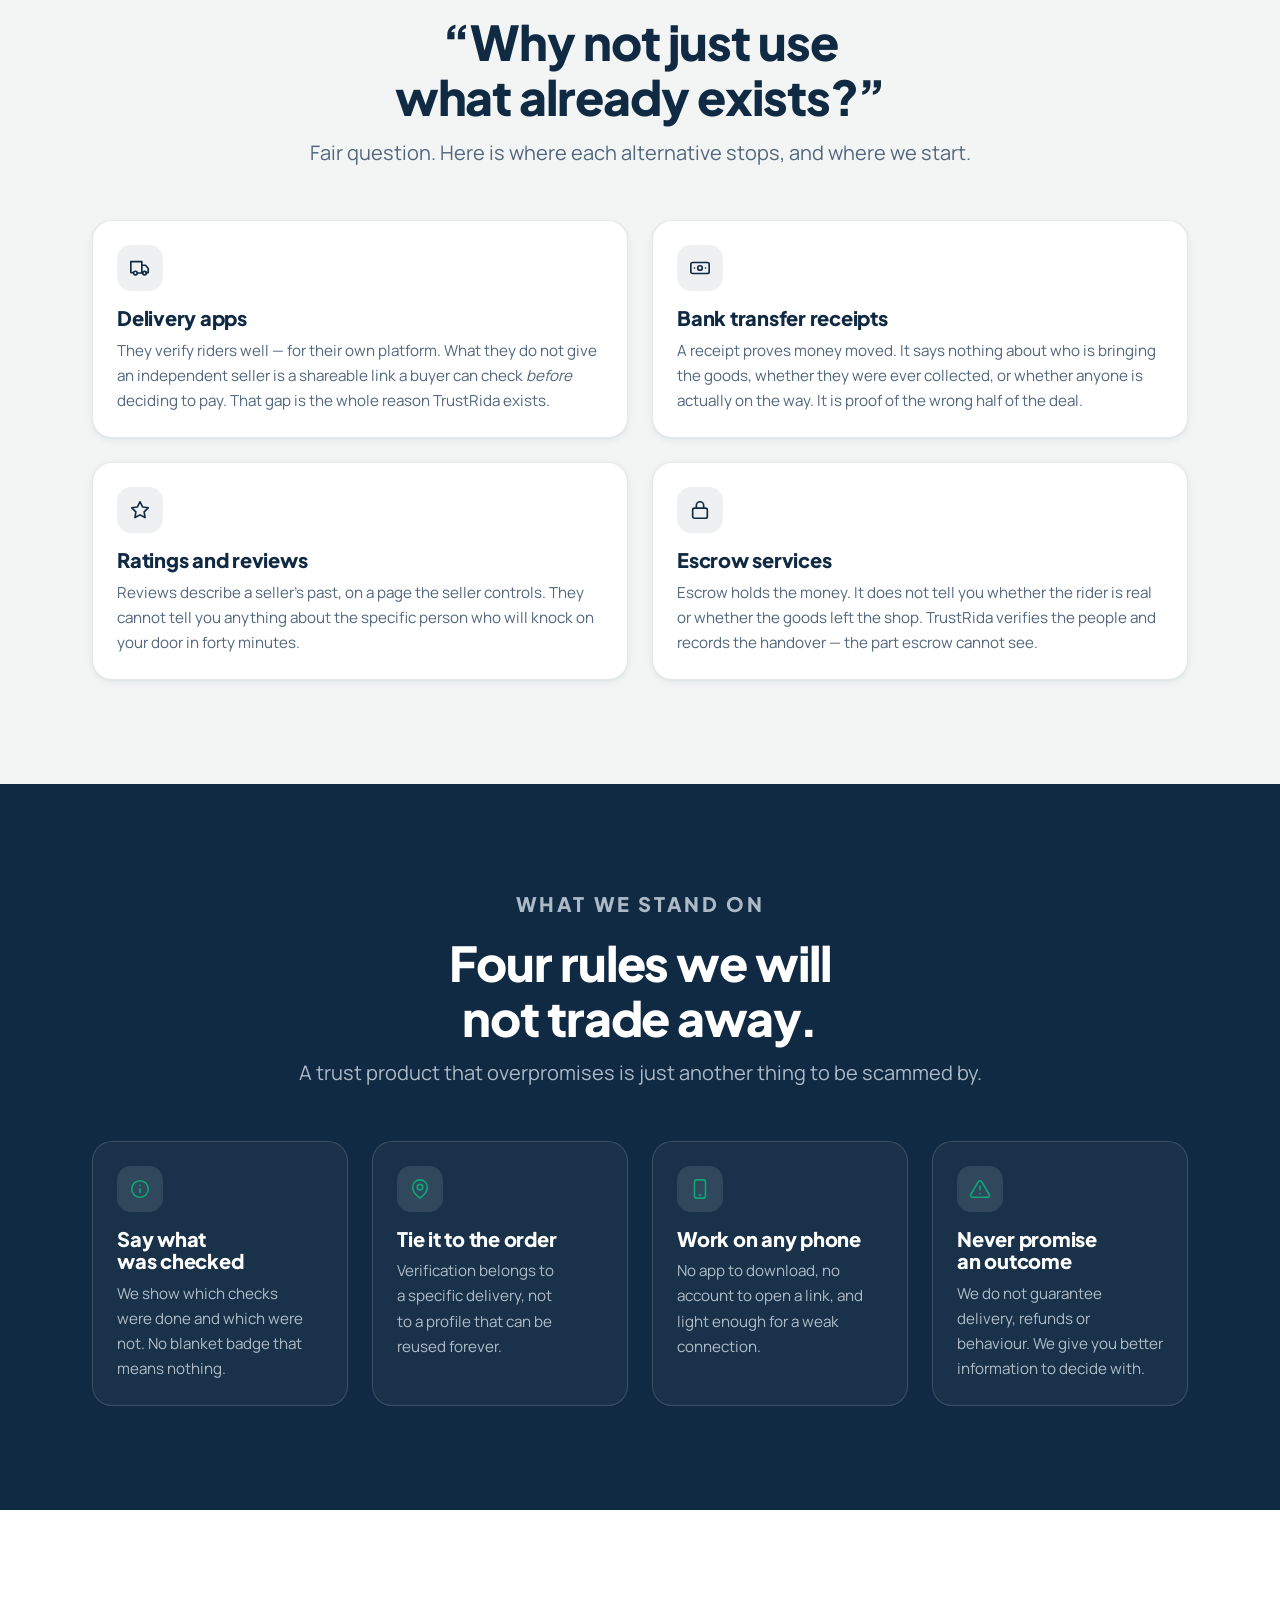
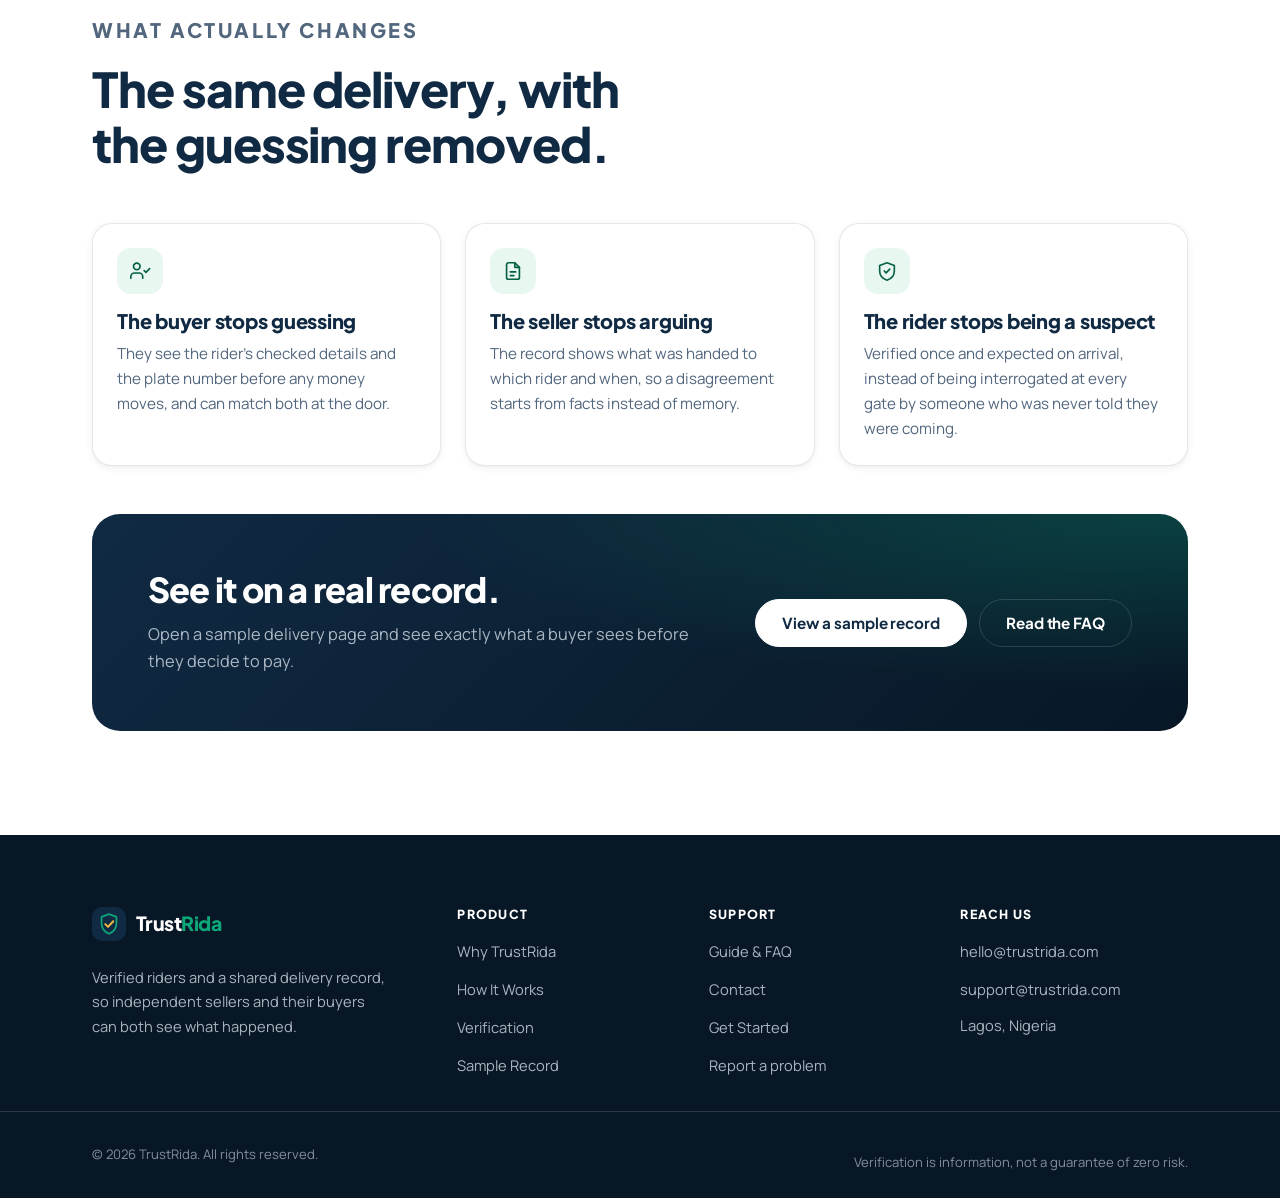
<file: Daelxsa.html>
<!DOCTYPE html>
<html lang="en">

<head>
    <meta charset="UTF-8">
    <meta name="viewport" content="width=device-width, initial-scale=1">
    <meta name="theme-color" content="#102a43">

    <title>Why TrustRida | Proof before trust, not trust before proof</title>
    <meta name="description" content="Why independent sellers and first-time buyers use TrustRida: what it replaces, how it differs from delivery apps and escrow, and the principles behind it.">

    <meta property="og:type" content="website">
    <meta property="og:site_name" content="TrustRida">
    <meta property="og:title" content="Why TrustRida | Proof before trust, not trust before proof">
    <meta property="og:description" content="Why independent sellers and first-time buyers use TrustRida: what it replaces, how it differs from delivery apps and escrow, and the principles behind it.">
    <meta name="twitter:card" content="summary_large_image">

    <link rel="icon" href="assets/favicon.svg" type="image/svg+xml">

    <link rel="preconnect" href="https://fonts.googleapis.com">
    <link rel="preconnect" href="https://fonts.gstatic.com" crossorigin>
    <link href="https://fonts.googleapis.com/css2?family=Manrope:wght@400;500;600;700&family=Plus+Jakarta+Sans:wght@600;700;800&display=swap" rel="stylesheet">

    <link rel="stylesheet" href="css/brand.css">
    <link rel="stylesheet" href="css/components.css">
    <link rel="stylesheet" href="css/pages.css">

    <script src="js/main.js" defer></script>
</head>

<body>

    <a class="skip-link" href="#main">Skip to main content</a>

    <header class="site-header">
        <div class="nav-container">

            <a class="logo" href="index.html" aria-label="TrustRida — home">
                <img class="logo-mark" src="assets/logo-mark.svg" alt="" width="34" height="34">
                <span class="logo-word">Trust<span>Rida</span></span>
            </a>

            <button class="nav-toggle" type="button" aria-expanded="false" aria-controls="primary-nav" aria-label="Toggle navigation menu">
                <span class="nav-toggle-bars" aria-hidden="true"></span>
            </button>

            <nav class="main-nav" id="primary-nav" aria-label="Primary">
                <a href="index.html">Home</a>
                <a href="Daelxsa.html" class="active" aria-current="page">Why TrustRida</a>
                <a href="how-it-works.html">How It Works</a>
                <a href="oluwatoks.html">The Details</a>
                <a href="energy.html">Verification</a>
                <a href="okakamushunu.html">Guide &amp; FAQ</a>
                <a href="contact.html">Contact</a>
            </nav>

            <div class="nav-cta">
                <a class="btn btn--primary btn--sm" href="erikah.html">Get Started</a>
            </div>

        </div>
    </header>

    <main id="main">

        <!-- ============ PAGE HERO ============ -->
        <section class="page-hero">
            <div class="container">
                <div class="page-hero__inner">
                    <nav class="crumb crumb--invert" aria-label="Breadcrumb">
                        <a href="index.html">Home</a>
                        <span aria-hidden="true">/</span>
                        <span aria-current="page">Why TrustRida</span>
                    </nav>

                    <p class="eyebrow eyebrow--invert">Why TrustRida</p>
                    <h1>Proof before trust, <em>not trust before proof.</em></h1>
                    <p>
                        Every online sale between strangers starts with the same standoff:
                        someone has to go first. TrustRida changes what the buyer can see
                        before that moment, so going first stops being a gamble.
                    </p>

                    <div class="btn-row">
                        <a class="btn btn--invert" href="erikah.html">Get started</a>
                        <a class="btn btn--ghost-invert" href="how-it-works.html">See how it works</a>
                    </div>
                </div>
            </div>
        </section>


        <!-- ============ THE STANDOFF ============ -->
        <section class="section section--white">
            <div class="container split">

                <div>
                    <p class="eyebrow">The standoff</p>
                    <h2>Both sides are protecting themselves from the same thing.</h2>
                    <p class="lede" style="margin-bottom: var(--space-5);">
                        The buyer will not pay a stranger. The seller will not ship to one.
                        So the sale dies in the chat, or one side takes a risk they should
                        not have to take.
                    </p>
                    <p class="muted">
                        The honest seller loses the most. They are paying for the behaviour
                        of everyone who scammed that buyer before them, and no amount of
                        screenshots, testimonials or &ldquo;trust me sis&rdquo; fixes it,
                        because all of that is exactly what a scammer sends too.
                    </p>
                </div>

                <div class="compare-grid" style="grid-template-columns: 1fr;">
                    <div class="compare-card compare-card--old">
                        <p class="compare-card__label">How it works today</p>
                        <ul class="check-list cross-list">
                            <li>Screenshots of past deliveries, easily edited</li>
                            <li>A phone number that may not be answered tomorrow</li>
                            <li>Reviews on the seller's own page, written by the seller's friends</li>
                            <li>A bank transfer receipt that proves money left, nothing more</li>
                            <li>&ldquo;My rider is on the way&rdquo; and then silence</li>
                        </ul>
                    </div>

                    <div class="compare-card compare-card--new">
                        <p class="compare-card__label">With TrustRida</p>
                        <ul class="check-list">
                            <li>A live page, not an image, that the buyer opens themselves</li>
                            <li>Rider identity and registration checked before dispatch</li>
                            <li>The bike plate tied to this order, matchable at the door</li>
                            <li>Pickup and delivery timestamped as they happen</li>
                            <li>One record the seller, rider and buyer all read</li>
                        </ul>
                    </div>
                </div>

            </div>
        </section>


        <!-- ============ WHY NOT X ============ -->
        <section class="section section--sunken">
            <div class="container">

                <div class="section-header section-header--center">
                    <p class="eyebrow">Honest comparisons</p>
                    <h2>&ldquo;Why not just use what already exists?&rdquo;</h2>
                    <p>Fair question. Here is where each alternative stops, and where we start.</p>
                </div>

                <div class="grid grid--2">

                    <article class="feature-card">
                        <div class="icon-tile icon-tile--navy">
                            <svg viewBox="0 0 24 24" fill="none" stroke="currentColor" stroke-width="1.8" stroke-linecap="round" stroke-linejoin="round" aria-hidden="true"><path d="M14 17V5H2v12h2"/><path d="M14 9h4l3 3.5V17h-3"/><circle cx="7" cy="17.5" r="2"/><circle cx="17" cy="17.5" r="2"/><path d="M9 17.5h6"/></svg>
                        </div>
                        <h3>Delivery apps</h3>
                        <p>
                            They verify riders well &mdash; for their own platform. What they do not
                            give an independent seller is a shareable link a buyer can check
                            <em>before</em> deciding to pay. That gap is the whole reason TrustRida exists.
                        </p>
                    </article>

                    <article class="feature-card">
                        <div class="icon-tile icon-tile--navy">
                            <svg viewBox="0 0 24 24" fill="none" stroke="currentColor" stroke-width="1.8" stroke-linecap="round" stroke-linejoin="round" aria-hidden="true"><rect x="2" y="6" width="20" height="12" rx="2"/><circle cx="12" cy="12" r="2.5"/><path d="M6 12h.01M18 12h.01"/></svg>
                        </div>
                        <h3>Bank transfer receipts</h3>
                        <p>
                            A receipt proves money moved. It says nothing about who is bringing
                            the goods, whether they were ever collected, or whether anyone is
                            actually on the way. It is proof of the wrong half of the deal.
                        </p>
                    </article>

                    <article class="feature-card">
                        <div class="icon-tile icon-tile--navy">
                            <svg viewBox="0 0 24 24" fill="none" stroke="currentColor" stroke-width="1.8" stroke-linecap="round" stroke-linejoin="round" aria-hidden="true"><path d="m12 3 2.8 5.7 6.2.9-4.5 4.4 1 6.2-5.5-2.9-5.5 2.9 1-6.2L3 9.6l6.2-.9Z"/></svg>
                        </div>
                        <h3>Ratings and reviews</h3>
                        <p>
                            Reviews describe a seller's past, on a page the seller controls.
                            They cannot tell you anything about the specific person who will
                            knock on your door in forty minutes.
                        </p>
                    </article>

                    <article class="feature-card">
                        <div class="icon-tile icon-tile--navy">
                            <svg viewBox="0 0 24 24" fill="none" stroke="currentColor" stroke-width="1.8" stroke-linecap="round" stroke-linejoin="round" aria-hidden="true"><rect x="4" y="10" width="16" height="11" rx="2"/><path d="M8 10V7a4 4 0 0 1 8 0v3"/></svg>
                        </div>
                        <h3>Escrow services</h3>
                        <p>
                            Escrow holds the money. It does not tell you whether the rider is
                            real or whether the goods left the shop. TrustRida verifies the
                            people and records the handover &mdash; the part escrow cannot see.
                        </p>
                    </article>

                </div>

            </div>
        </section>


        <!-- ============ PRINCIPLES ============ -->
        <section class="section section--invert">
            <div class="container">

                <div class="section-header section-header--center">
                    <p class="eyebrow eyebrow--invert">What we stand on</p>
                    <h2>Four rules we will not trade away.</h2>
                    <p>A trust product that overpromises is just another thing to be scammed by.</p>
                </div>

                <div class="grid grid--4">

                    <article class="feature-card feature-card--invert">
                        <div class="icon-tile icon-tile--invert">
                            <svg viewBox="0 0 24 24" fill="none" stroke="currentColor" stroke-width="1.8" stroke-linecap="round" stroke-linejoin="round" aria-hidden="true"><circle cx="12" cy="12" r="9"/><path d="M12 16v-4M12 8h.01"/></svg>
                        </div>
                        <h3>Say what was checked</h3>
                        <p>We show which checks were done and which were not. No blanket badge that means nothing.</p>
                    </article>

                    <article class="feature-card feature-card--invert">
                        <div class="icon-tile icon-tile--invert">
                            <svg viewBox="0 0 24 24" fill="none" stroke="currentColor" stroke-width="1.8" stroke-linecap="round" stroke-linejoin="round" aria-hidden="true"><path d="M20 10c0 6-8 12-8 12s-8-6-8-12a8 8 0 0 1 16 0Z"/><circle cx="12" cy="10" r="3"/></svg>
                        </div>
                        <h3>Tie it to the order</h3>
                        <p>Verification belongs to a specific delivery, not to a profile that can be reused forever.</p>
                    </article>

                    <article class="feature-card feature-card--invert">
                        <div class="icon-tile icon-tile--invert">
                            <svg viewBox="0 0 24 24" fill="none" stroke="currentColor" stroke-width="1.8" stroke-linecap="round" stroke-linejoin="round" aria-hidden="true"><rect x="6" y="2" width="12" height="20" rx="2.5"/><path d="M11 18.5h2"/></svg>
                        </div>
                        <h3>Work on any phone</h3>
                        <p>No app to download, no account to open a link, and light enough for a weak connection.</p>
                    </article>

                    <article class="feature-card feature-card--invert">
                        <div class="icon-tile icon-tile--invert">
                            <svg viewBox="0 0 24 24" fill="none" stroke="currentColor" stroke-width="1.8" stroke-linecap="round" stroke-linejoin="round" aria-hidden="true"><path d="M10.3 3.9 1.9 18a2 2 0 0 0 1.7 3h16.8a2 2 0 0 0 1.7-3L13.7 3.9a2 2 0 0 0-3.4 0Z"/><path d="M12 9v4M12 17h.01"/></svg>
                        </div>
                        <h3>Never promise an outcome</h3>
                        <p>We do not guarantee delivery, refunds or behaviour. We give you better information to decide with.</p>
                    </article>

                </div>

            </div>
        </section>


        <!-- ============ WHAT CHANGES ============ -->
        <section class="section section--white">
            <div class="container">

                <div class="section-header">
                    <p class="eyebrow">What actually changes</p>
                    <h2>The same delivery, with the guessing removed.</h2>
                </div>

                <div class="grid grid--3">

                    <article class="feature-card">
                        <div class="icon-tile">
                            <svg viewBox="0 0 24 24" fill="none" stroke="currentColor" stroke-width="1.8" stroke-linecap="round" stroke-linejoin="round" aria-hidden="true"><path d="M15 20v-1.8a4 4 0 0 0-4-4H6a4 4 0 0 0-4 4V20"/><circle cx="8.5" cy="7" r="3.6"/><path d="m16.5 11.5 2 2 4-4"/></svg>
                        </div>
                        <h3>The buyer stops guessing</h3>
                        <p>They see the rider's checked details and the plate number before any money moves, and can match both at the door.</p>
                    </article>

                    <article class="feature-card">
                        <div class="icon-tile">
                            <svg viewBox="0 0 24 24" fill="none" stroke="currentColor" stroke-width="1.8" stroke-linecap="round" stroke-linejoin="round" aria-hidden="true"><path d="M14 3H7a2 2 0 0 0-2 2v14a2 2 0 0 0 2 2h10a2 2 0 0 0 2-2V8l-5-5Z"/><path d="M14 3v5h5"/><path d="M9 13h6M9 17h4"/></svg>
                        </div>
                        <h3>The seller stops arguing</h3>
                        <p>The record shows what was handed to which rider and when, so a disagreement starts from facts instead of memory.</p>
                    </article>

                    <article class="feature-card">
                        <div class="icon-tile">
                            <svg viewBox="0 0 24 24" fill="none" stroke="currentColor" stroke-width="1.8" stroke-linecap="round" stroke-linejoin="round" aria-hidden="true"><path d="M12 3 4 6v6c0 5 3.4 8.6 8 10 4.6-1.4 8-5 8-10V6l-8-3Z"/><path d="m9 12 2 2 4-4"/></svg>
                        </div>
                        <h3>The rider stops being a suspect</h3>
                        <p>Verified once and expected on arrival, instead of being interrogated at every gate by someone who was never told they were coming.</p>
                    </article>

                </div>

                <div style="margin-top: var(--space-7);">
                    <div class="cta-band">
                        <div class="cta-band__text">
                            <h2>See it on a real record.</h2>
                            <p>Open a sample delivery page and see exactly what a buyer sees before they decide to pay.</p>
                        </div>
                        <div class="btn-row">
                            <a class="btn btn--invert" href="oluwatoks.html">View a sample record</a>
                            <a class="btn btn--ghost-invert" href="okakamushunu.html">Read the FAQ</a>
                        </div>
                    </div>
                </div>

            </div>
        </section>

    </main>

    <footer class="site-footer">

        <div class="footer-container">

            <div class="footer-brand">
                <a class="logo" href="index.html" aria-label="TrustRida — home">
                    <img class="logo-mark" src="assets/logo-mark.svg" alt="" width="34" height="34">
                    <span class="logo-word">Trust<span>Rida</span></span>
                </a>
                <p>Verified riders and a shared delivery record, so independent sellers and their buyers can both see what happened.</p>
            </div>

            <div class="footer-col">
                <h3>Product</h3>
                <ul>
                    <li><a href="Daelxsa.html">Why TrustRida</a></li>
                    <li><a href="how-it-works.html">How It Works</a></li>
                    <li><a href="energy.html">Verification</a></li>
                    <li><a href="oluwatoks.html">Sample Record</a></li>
                </ul>
            </div>

            <div class="footer-col">
                <h3>Support</h3>
                <ul>
                    <li><a href="okakamushunu.html">Guide &amp; FAQ</a></li>
                    <li><a href="contact.html">Contact</a></li>
                    <li><a href="erikah.html">Get Started</a></li>
                    <li><a href="energy.html#report">Report a problem</a></li>
                </ul>
            </div>

            <div class="footer-col">
                <h3>Reach us</h3>
                <ul>
                    <li><a href="mailto:hello@trustrida.com">hello@trustrida.com</a></li>
                    <li><a href="mailto:support@trustrida.com">support@trustrida.com</a></li>
                    <li><p>Lagos, Nigeria</p></li>
                </ul>
            </div>

        </div>

        <div class="footer-bottom">
            <div class="footer-bottom__inner">
                <p>&copy; <span data-year>2026</span> TrustRida. All rights reserved.</p>
                <p>Verification is information, not a guarantee of zero risk.</p>
            </div>
        </div>

    </footer>

</body>

</html>
</file>
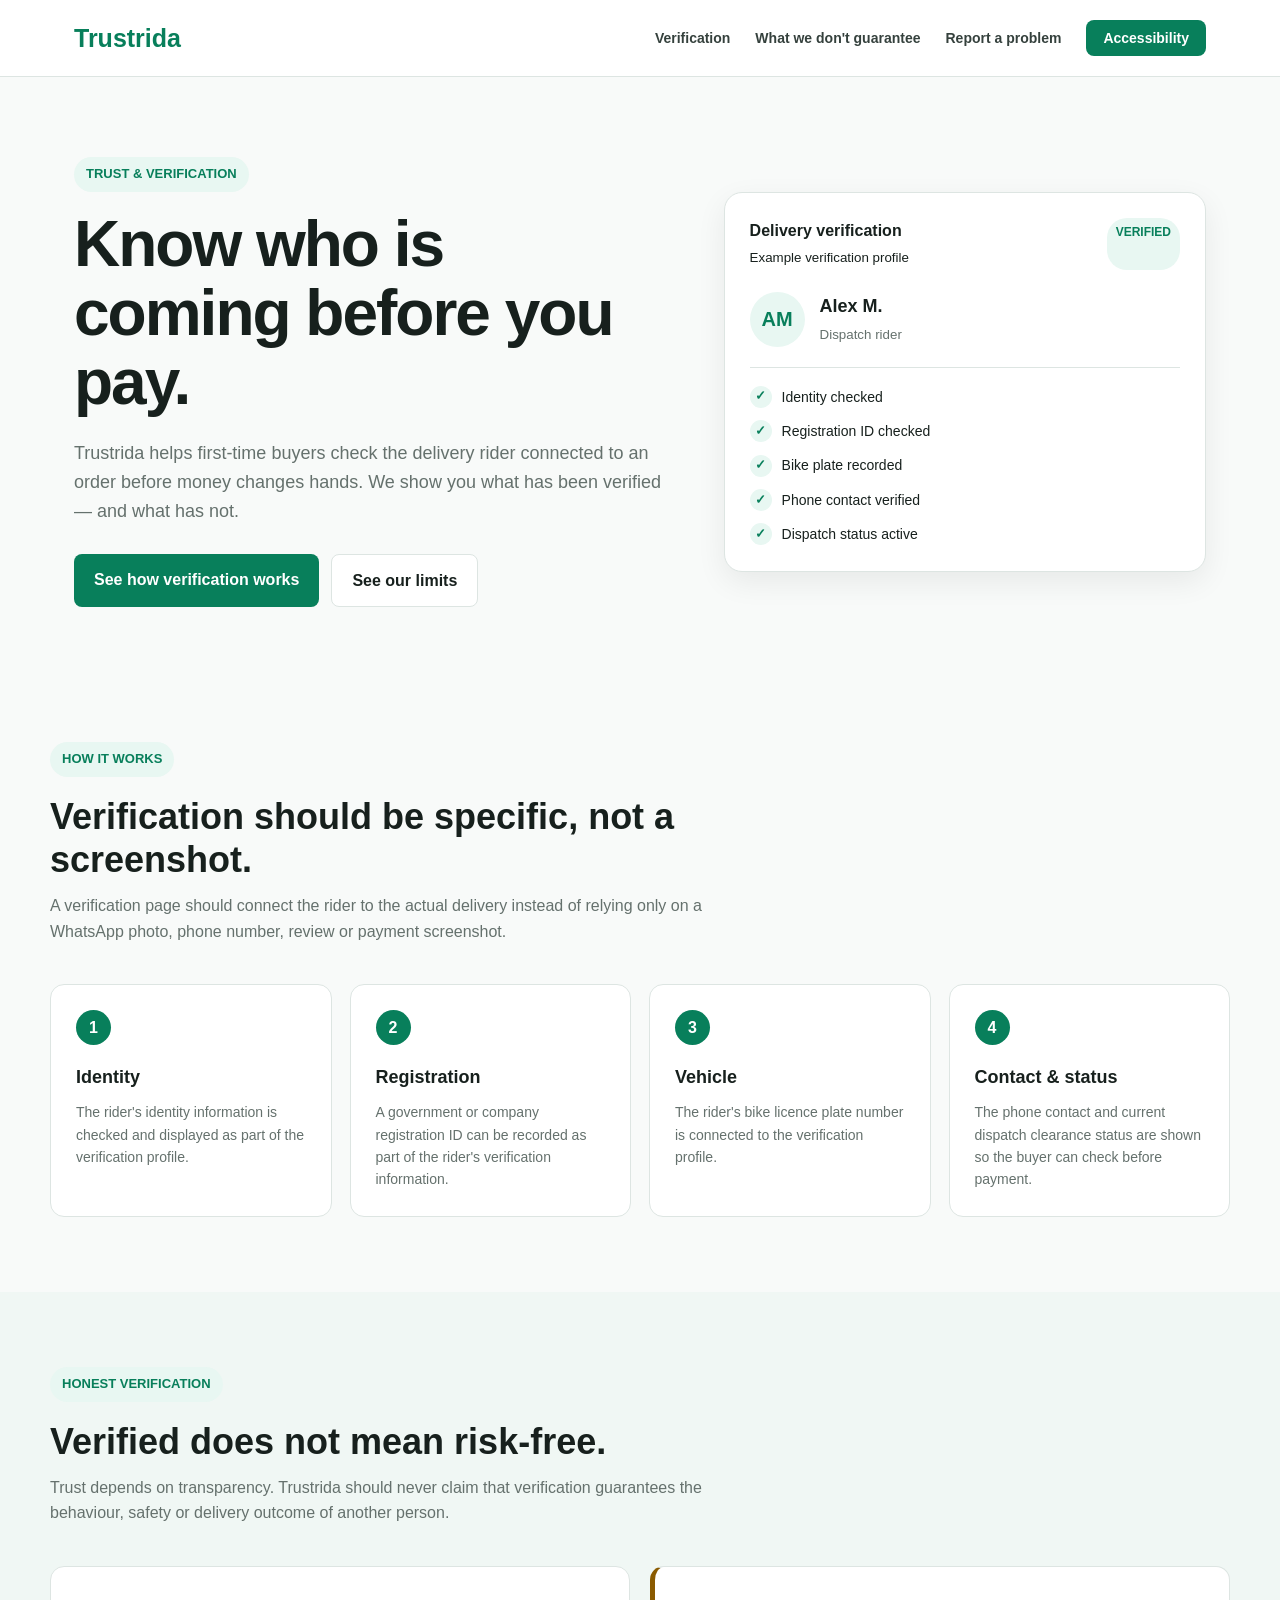
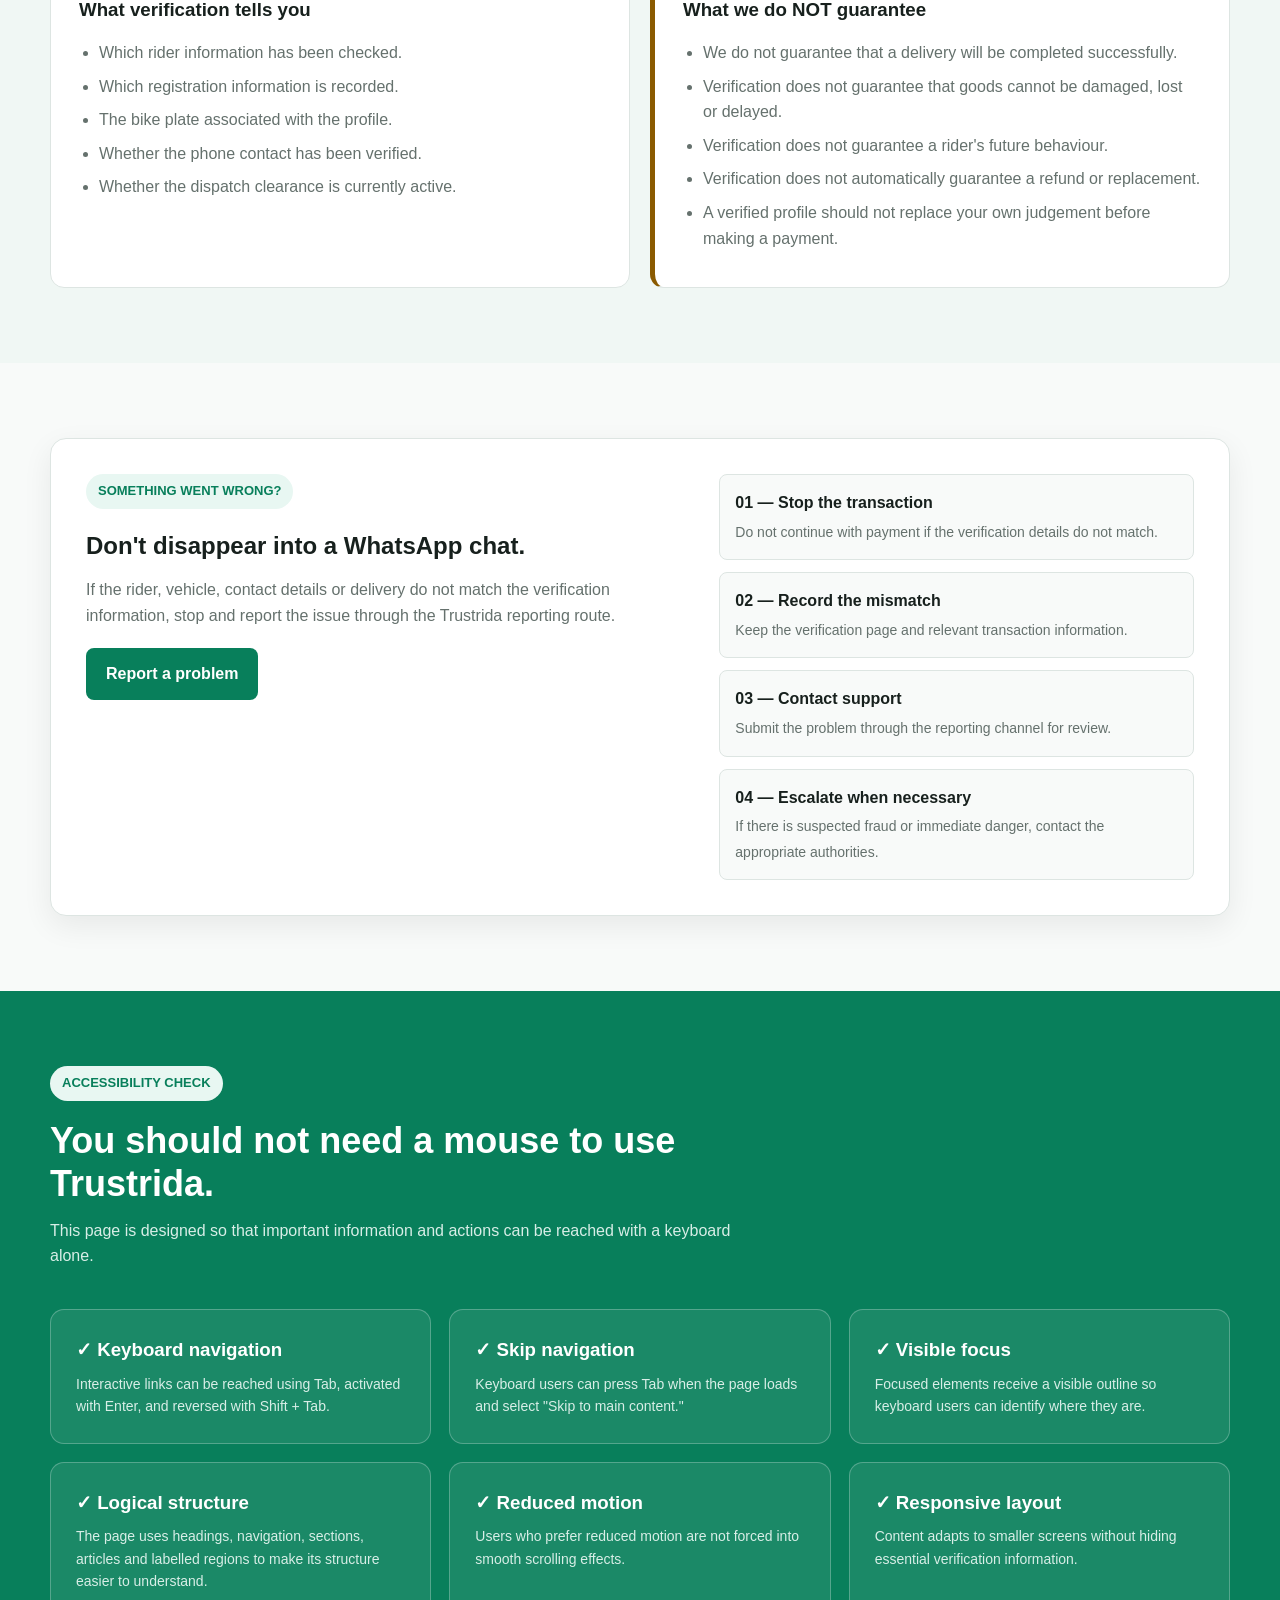
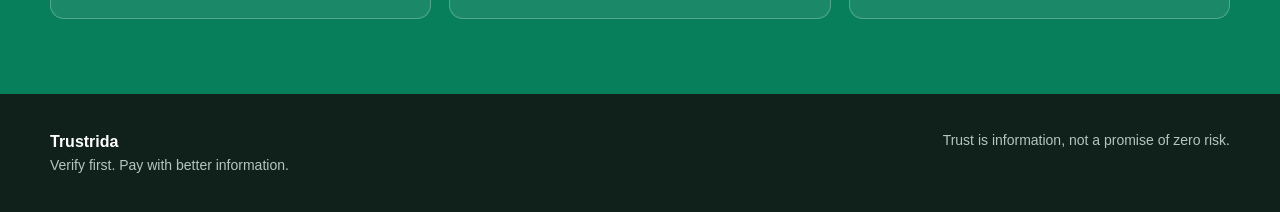
<file: e for energy file.html>
<!DOCTYPE html>
<html lang="en">
<head>
    <meta charset="UTF-8">
    <meta name="viewport" content="width=device-width, initial-scale=1.0">

    <title>Trustrida — Trust & Verification</title>

    <style>
        :root {
            --green: #087F5B;
            --green-dark: #056447;
            --green-light: #E8F7F2;
            --text: #17201D;
            --muted: #65716D;
            --border: #DDE5E2;
            --white: #FFFFFF;
            --danger: #B42318;
            --danger-bg: #FFF2F0;
            --warning: #8A5A00;
            --warning-bg: #FFF8E6;
            --shadow: 0 10px 30px rgba(0, 0, 0, 0.07);
        }

        * {
            box-sizing: border-box;
            margin: 0;
            padding: 0;
        }

        html {
            scroll-behavior: smooth;
        }

        body {
            font-family: Arial, Helvetica, sans-serif;
            background: #F8FAF9;
            color: var(--text);
            line-height: 1.6;
        }

        /* Keyboard accessibility */
        .skip-link {
            position: absolute;
            left: 12px;
            top: -60px;
            background: var(--green);
            color: white;
            padding: 12px 18px;
            border-radius: 0 0 8px 8px;
            z-index: 9999;
            text-decoration: none;
            font-weight: bold;
        }

        .skip-link:focus {
            top: 0;
        }

        :focus-visible {
            outline: 3px solid #F2B544;
            outline-offset: 3px;
        }

        a,
        button {
            font: inherit;
        }

        a {
            color: inherit;
        }

        /* NAVIGATION */
        header {
            background: white;
            border-bottom: 1px solid var(--border);
            position: sticky;
            top: 0;
            z-index: 1000;
        }

        .nav {
            max-width: 1180px;
            margin: auto;
            padding: 18px 24px;
            display: flex;
            justify-content: space-between;
            align-items: center;
            gap: 25px;
        }

        .logo {
            color: var(--green);
            font-size: 25px;
            font-weight: 800;
            text-decoration: none;
        }

        nav ul {
            list-style: none;
            display: flex;
            gap: 25px;
            align-items: center;
        }

        nav a {
            text-decoration: none;
            font-size: 14px;
            font-weight: 600;
            color: #35413D;
        }

        nav a:hover {
            color: var(--green);
        }

        .verify-btn {
            background: var(--green);
            color: white !important;
            padding: 10px 17px;
            border-radius: 8px;
        }

        .verify-btn:hover {
            background: var(--green-dark);
        }

        /* HERO */
        .hero {
            max-width: 1180px;
            margin: auto;
            padding: 80px 24px 60px;
            display: grid;
            grid-template-columns: 1.1fr 0.9fr;
            gap: 60px;
            align-items: center;
        }

        .eyebrow {
            display: inline-block;
            color: var(--green);
            background: var(--green-light);
            padding: 7px 12px;
            border-radius: 20px;
            font-size: 13px;
            font-weight: bold;
            margin-bottom: 18px;
        }

        h1 {
            font-size: clamp(38px, 5vw, 64px);
            line-height: 1.08;
            letter-spacing: -2px;
            margin-bottom: 22px;
        }

        .hero p {
            font-size: 18px;
            color: var(--muted);
            max-width: 650px;
            margin-bottom: 28px;
        }

        .hero-actions {
            display: flex;
            gap: 12px;
            flex-wrap: wrap;
        }

        .primary-btn,
        .secondary-btn {
            display: inline-block;
            padding: 13px 20px;
            border-radius: 8px;
            text-decoration: none;
            font-weight: bold;
        }

        .primary-btn {
            background: var(--green);
            color: white;
        }

        .primary-btn:hover {
            background: var(--green-dark);
        }

        .secondary-btn {
            border: 1px solid var(--border);
            background: white;
        }

        .secondary-btn:hover {
            border-color: var(--green);
            color: var(--green);
        }

        /* VERIFICATION CARD */
        .proof-card {
            background: white;
            border: 1px solid var(--border);
            border-radius: 18px;
            padding: 25px;
            box-shadow: var(--shadow);
        }

        .proof-header {
            display: flex;
            justify-content: space-between;
            gap: 15px;
            margin-bottom: 22px;
        }

        .proof-title {
            font-weight: 800;
        }

        .status {
            color: var(--green);
            background: var(--green-light);
            padding: 5px 9px;
            border-radius: 20px;
            font-size: 12px;
            font-weight: bold;
            white-space: nowrap;
        }

        .rider {
            display: flex;
            gap: 15px;
            align-items: center;
            padding-bottom: 20px;
            border-bottom: 1px solid var(--border);
        }

        .avatar {
            width: 55px;
            height: 55px;
            border-radius: 50%;
            background: var(--green-light);
            display: grid;
            place-items: center;
            color: var(--green);
            font-weight: 800;
            font-size: 20px;
        }

        .rider h3 {
            font-size: 18px;
        }

        .rider small {
            color: var(--muted);
        }

        .checks {
            margin-top: 18px;
            display: grid;
            gap: 12px;
        }

        .check {
            display: flex;
            align-items: center;
            gap: 10px;
            font-size: 14px;
        }

        .check-icon {
            width: 22px;
            height: 22px;
            border-radius: 50%;
            background: var(--green-light);
            color: var(--green);
            display: grid;
            place-items: center;
            font-size: 13px;
            font-weight: bold;
        }

        /* SECTIONS */
        section {
            padding: 75px 24px;
        }

        .container {
            max-width: 1180px;
            margin: auto;
        }

        .section-heading {
            max-width: 700px;
            margin-bottom: 40px;
        }

        .section-heading h2 {
            font-size: 36px;
            line-height: 1.2;
            margin-bottom: 12px;
        }

        .section-heading p {
            color: var(--muted);
        }

        /* VERIFICATION STEPS */
        .steps {
            display: grid;
            grid-template-columns: repeat(4, 1fr);
            gap: 18px;
        }

        .step {
            background: white;
            border: 1px solid var(--border);
            border-radius: 14px;
            padding: 25px;
        }

        .number {
            width: 35px;
            height: 35px;
            display: grid;
            place-items: center;
            border-radius: 50%;
            background: var(--green);
            color: white;
            font-weight: bold;
            margin-bottom: 18px;
        }

        .step h3 {
            margin-bottom: 9px;
            font-size: 18px;
        }

        .step p {
            color: var(--muted);
            font-size: 14px;
        }

        /* GUARANTEE */
        .limits {
            background: #F0F7F4;
        }

        .limit-grid {
            display: grid;
            grid-template-columns: 1fr 1fr;
            gap: 20px;
        }

        .limit-card {
            padding: 28px;
            border-radius: 14px;
            background: white;
            border: 1px solid var(--border);
        }

        .limit-card h3 {
            margin-bottom: 15px;
        }

        .limit-card ul {
            padding-left: 20px;
            color: var(--muted);
        }

        .limit-card li {
            margin-bottom: 8px;
        }

        .not-guaranteed {
            border-left: 5px solid var(--warning);
        }

        /* REPORT */
        .report-box {
            background: white;
            border: 1px solid var(--border);
            border-radius: 16px;
            padding: 35px;
            display: grid;
            grid-template-columns: 1fr 0.8fr;
            gap: 40px;
            box-shadow: var(--shadow);
        }

        .report-box h2 {
            margin-bottom: 12px;
        }

        .report-box p {
            color: var(--muted);
            margin-bottom: 20px;
        }

        .report-list {
            display: grid;
            gap: 12px;
        }

        .report-item {
            padding: 15px;
            border-radius: 8px;
            background: #F8FAF9;
            border: 1px solid var(--border);
        }

        .report-item strong {
            display: block;
            margin-bottom: 3px;
        }

        .report-item span {
            color: var(--muted);
            font-size: 14px;
        }

        /* ACCESSIBILITY */
        .accessibility {
            background: var(--green);
            color: white;
        }

        .accessibility .section-heading p {
            color: #D8EEE7;
        }

        .access-grid {
            display: grid;
            grid-template-columns: repeat(3, 1fr);
            gap: 18px;
        }

        .access-card {
            border: 1px solid rgba(255,255,255,0.25);
            background: rgba(255,255,255,0.08);
            padding: 25px;
            border-radius: 14px;
        }

        .access-card h3 {
            margin-bottom: 8px;
        }

        .access-card p {
            color: #D8EEE7;
            font-size: 14px;
        }

        /* FOOTER */
        footer {
            background: #10201B;
            color: white;
            padding: 35px 24px;
        }

        .footer-inner {
            max-width: 1180px;
            margin: auto;
            display: flex;
            justify-content: space-between;
            gap: 20px;
        }

        footer p {
            color: #B6C4BF;
            font-size: 14px;
        }

        /* RESPONSIVE */
        @media (max-width: 850px) {
            .hero {
                grid-template-columns: 1fr;
                padding-top: 55px;
            }

            .steps {
                grid-template-columns: 1fr 1fr;
            }

            .limit-grid,
            .report-box {
                grid-template-columns: 1fr;
            }

            .access-grid {
                grid-template-columns: 1fr;
            }

            nav ul {
                gap: 12px;
            }
        }

        @media (max-width: 600px) {
            .nav {
                padding: 15px;
            }

            nav ul li:not(:last-child) {
                display: none;
            }

            .hero {
                padding-left: 18px;
                padding-right: 18px;
            }

            section {
                padding: 55px 18px;
            }

            .steps {
                grid-template-columns: 1fr;
            }

            h1 {
                letter-spacing: -1px;
            }

            .footer-inner {
                flex-direction: column;
            }
        }

        /* Reduced motion accessibility */
        @media (prefers-reduced-motion: reduce) {
            html {
                scroll-behavior: auto;
            }
        }
    </style>
</head>

<body>

    <!-- Keyboard users can skip navigation -->
    <a href="#main-content" class="skip-link">
        Skip to main content
    </a>

    <header>
        <div class="nav">

            <a href="#" class="logo" aria-label="Trustrida home">
                Trustrida
            </a>

            <nav aria-label="Main navigation">
                <ul>
                    <li>
                        <a href="#verification">Verification</a>
                    </li>

                    <li>
                        <a href="#limits">What we don't guarantee</a>
                    </li>

                    <li>
                        <a href="#report">Report a problem</a>
                    </li>

                    <li>
                        <a href="#accessibility" class="verify-btn">
                            Accessibility
                        </a>
                    </li>
                </ul>
            </nav>

        </div>
    </header>


    <main id="main-content">

        <!-- HERO -->
        <section class="hero">

            <div>
                <span class="eyebrow">
                    TRUST & VERIFICATION
                </span>

                <h1>
                    Know who is coming before you pay.
                </h1>

                <p>
                    Trustrida helps first-time buyers check the delivery
                    rider connected to an order before money changes hands.
                    We show you what has been verified — and what has not.
                </p>

                <div class="hero-actions">
                    <a href="#verification" class="primary-btn">
                        See how verification works
                    </a>

                    <a href="#limits" class="secondary-btn">
                        See our limits
                    </a>
                </div>
            </div>


            <!-- SAMPLE VERIFICATION CARD -->
            <aside class="proof-card" aria-label="Example rider verification">

                <div class="proof-header">
                    <div>
                        <div class="proof-title">
                            Delivery verification
                        </div>

                        <small>
                            Example verification profile
                        </small>
                    </div>

                    <span class="status">
                        VERIFIED
                    </span>
                </div>


                <div class="rider">

                    <div class="avatar" aria-hidden="true">
                        AM
                    </div>

                    <div>
                        <h3>
                            Alex M.
                        </h3>

                        <small>
                            Dispatch rider
                        </small>
                    </div>

                </div>


                <div class="checks">

                    <div class="check">
                        <span class="check-icon" aria-hidden="true">✓</span>
                        Identity checked
                    </div>

                    <div class="check">
                        <span class="check-icon" aria-hidden="true">✓</span>
                        Registration ID checked
                    </div>

                    <div class="check">
                        <span class="check-icon" aria-hidden="true">✓</span>
                        Bike plate recorded
                    </div>

                    <div class="check">
                        <span class="check-icon" aria-hidden="true">✓</span>
                        Phone contact verified
                    </div>

                    <div class="check">
                        <span class="check-icon" aria-hidden="true">✓</span>
                        Dispatch status active
                    </div>

                </div>

            </aside>

        </section>


        <!-- VERIFICATION -->
        <section id="verification">

            <div class="container">

                <div class="section-heading">

                    <span class="eyebrow">
                        HOW IT WORKS
                    </span>

                    <h2>
                        Verification should be specific, not a screenshot.
                    </h2>

                    <p>
                        A verification page should connect the rider to the
                        actual delivery instead of relying only on a WhatsApp
                        photo, phone number, review or payment screenshot.
                    </p>

                </div>


                <div class="steps">

                    <article class="step">
                        <div class="number">1</div>

                        <h3>
                            Identity
                        </h3>

                        <p>
                            The rider's identity information is checked and
                            displayed as part of the verification profile.
                        </p>
                    </article>


                    <article class="step">
                        <div class="number">2</div>

                        <h3>
                            Registration
                        </h3>

                        <p>
                            A government or company registration ID can be
                            recorded as part of the rider's verification
                            information.
                        </p>
                    </article>


                    <article class="step">
                        <div class="number">3</div>

                        <h3>
                            Vehicle
                        </h3>

                        <p>
                            The rider's bike licence plate number is connected
                            to the verification profile.
                        </p>
                    </article>


                    <article class="step">
                        <div class="number">4</div>

                        <h3>
                            Contact & status
                        </h3>

                        <p>
                            The phone contact and current dispatch clearance
                            status are shown so the buyer can check before
                            payment.
                        </p>
                    </article>

                </div>

            </div>

        </section>


        <!-- LIMITS -->
        <section id="limits" class="limits">

            <div class="container">

                <div class="section-heading">

                    <span class="eyebrow">
                        HONEST VERIFICATION
                    </span>

                    <h2>
                        Verified does not mean risk-free.
                    </h2>

                    <p>
                        Trust depends on transparency. Trustrida should never
                        claim that verification guarantees the behaviour,
                        safety or delivery outcome of another person.
                    </p>

                </div>


                <div class="limit-grid">

                    <div class="limit-card">

                        <h3>
                            What verification tells you
                        </h3>

                        <ul>
                            <li>
                                Which rider information has been checked.
                            </li>

                            <li>
                                Which registration information is recorded.
                            </li>

                            <li>
                                The bike plate associated with the profile.
                            </li>

                            <li>
                                Whether the phone contact has been verified.
                            </li>

                            <li>
                                Whether the dispatch clearance is currently
                                active.
                            </li>
                        </ul>

                    </div>


                    <div class="limit-card not-guaranteed">

                        <h3>
                            What we do NOT guarantee
                        </h3>

                        <ul>
                            <li>
                                We do not guarantee that a delivery will be
                                completed successfully.
                            </li>

                            <li>
                                Verification does not guarantee that goods
                                cannot be damaged, lost or delayed.
                            </li>

                            <li>
                                Verification does not guarantee a rider's
                                future behaviour.
                            </li>

                            <li>
                                Verification does not automatically guarantee
                                a refund or replacement.
                            </li>

                            <li>
                                A verified profile should not replace your own
                                judgement before making a payment.
                            </li>
                        </ul>

                    </div>

                </div>

            </div>

        </section>


        <!-- REPORT -->
        <section id="report">

            <div class="container">

                <div class="report-box">

                    <div>

                        <span class="eyebrow">
                            SOMETHING WENT WRONG?
                        </span>

                        <h2>
                            Don't disappear into a WhatsApp chat.
                        </h2>

                        <p>
                            If the rider, vehicle, contact details or delivery
                            do not match the verification information, stop
                            and report the issue through the Trustrida
                            reporting route.
                        </p>

                        <a href="mailto:support@trustrida.com"
                           class="primary-btn">
                            Report a problem
                        </a>

                    </div>


                    <div class="report-list">

                        <div class="report-item">
                            <strong>
                                01 — Stop the transaction
                            </strong>

                            <span>
                                Do not continue with payment if the
                                verification details do not match.
                            </span>
                        </div>


                        <div class="report-item">
                            <strong>
                                02 — Record the mismatch
                            </strong>

                            <span>
                                Keep the verification page and relevant
                                transaction information.
                            </span>
                        </div>


                        <div class="report-item">
                            <strong>
                                03 — Contact support
                            </strong>

                            <span>
                                Submit the problem through the reporting
                                channel for review.
                            </span>
                        </div>


                        <div class="report-item">
                            <strong>
                                04 — Escalate when necessary
                            </strong>

                            <span>
                                If there is suspected fraud or immediate
                                danger, contact the appropriate authorities.
                            </span>
                        </div>

                    </div>

                </div>

            </div>

        </section>


        <!-- ACCESSIBILITY -->
        <section id="accessibility" class="accessibility">

            <div class="container">

                <div class="section-heading">

                    <span class="eyebrow">
                        ACCESSIBILITY CHECK
                    </span>

                    <h2>
                        You should not need a mouse to use Trustrida.
                    </h2>

                    <p>
                        This page is designed so that important information
                        and actions can be reached with a keyboard alone.
                    </p>

                </div>


                <div class="access-grid">

                    <article class="access-card">

                        <h3>
                            ✓ Keyboard navigation
                        </h3>

                        <p>
                            Interactive links can be reached using Tab,
                            activated with Enter, and reversed with
                            Shift + Tab.
                        </p>

                    </article>


                    <article class="access-card">

                        <h3>
                            ✓ Skip navigation
                        </h3>

                        <p>
                            Keyboard users can press Tab when the page loads
                            and select "Skip to main content."
                        </p>

                    </article>


                    <article class="access-card">

                        <h3>
                            ✓ Visible focus
                        </h3>

                        <p>
                            Focused elements receive a visible outline so
                            keyboard users can identify where they are.
                        </p>

                    </article>


                    <article class="access-card">

                        <h3>
                            ✓ Logical structure
                        </h3>

                        <p>
                            The page uses headings, navigation, sections,
                            articles and labelled regions to make its
                            structure easier to understand.
                        </p>

                    </article>


                    <article class="access-card">

                        <h3>
                            ✓ Reduced motion
                        </h3>

                        <p>
                            Users who prefer reduced motion are not forced
                            into smooth scrolling effects.
                        </p>

                    </article>


                    <article class="access-card">

                        <h3>
                            ✓ Responsive layout
                        </h3>

                        <p>
                            Content adapts to smaller screens without hiding
                            essential verification information.
                        </p>

                    </article>

                </div>

            </div>

        </section>

    </main>


    <footer>

        <div class="footer-inner">

            <div>
                <strong>Trustrida</strong>

                <p>
                    Verify first. Pay with better information.
                </p>
            </div>

            <p>
                Trust is information, not a promise of zero risk.
            </p>

        </div>

    </footer>


</body>
</html>
</file>
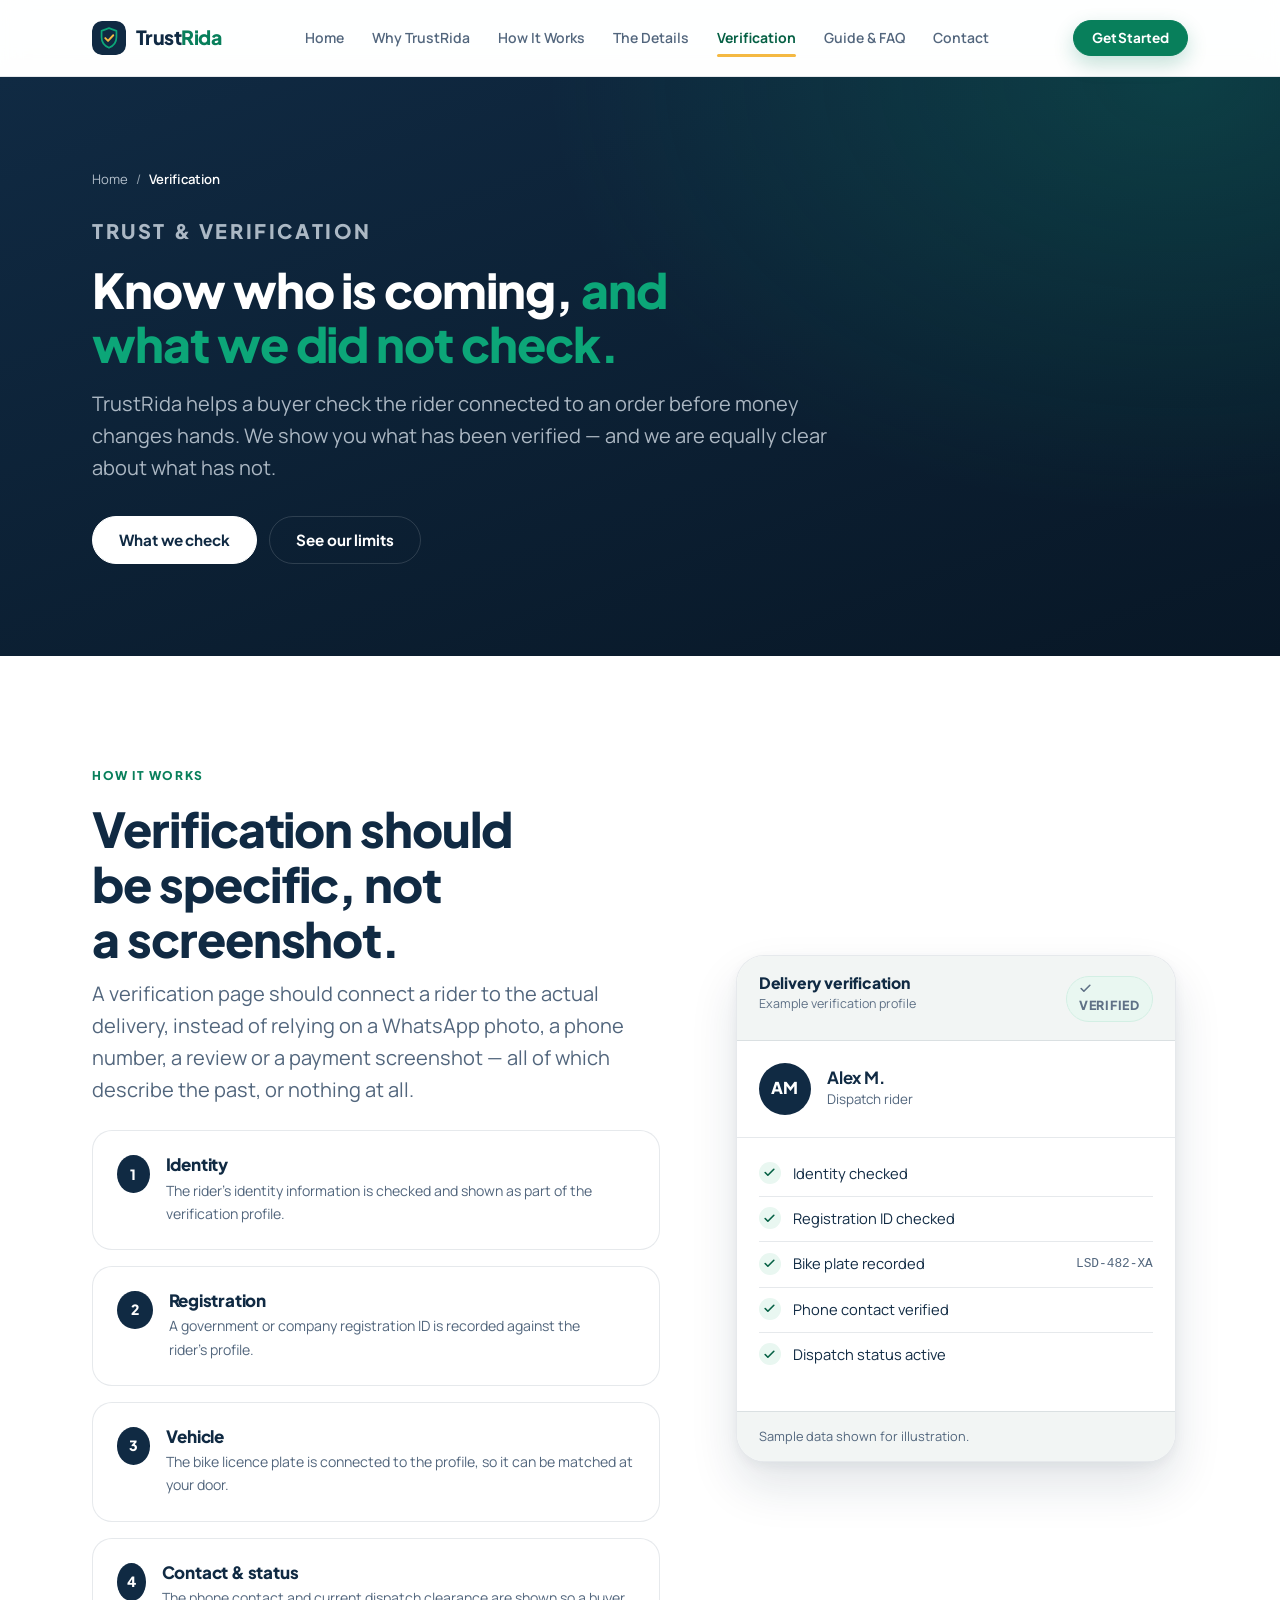
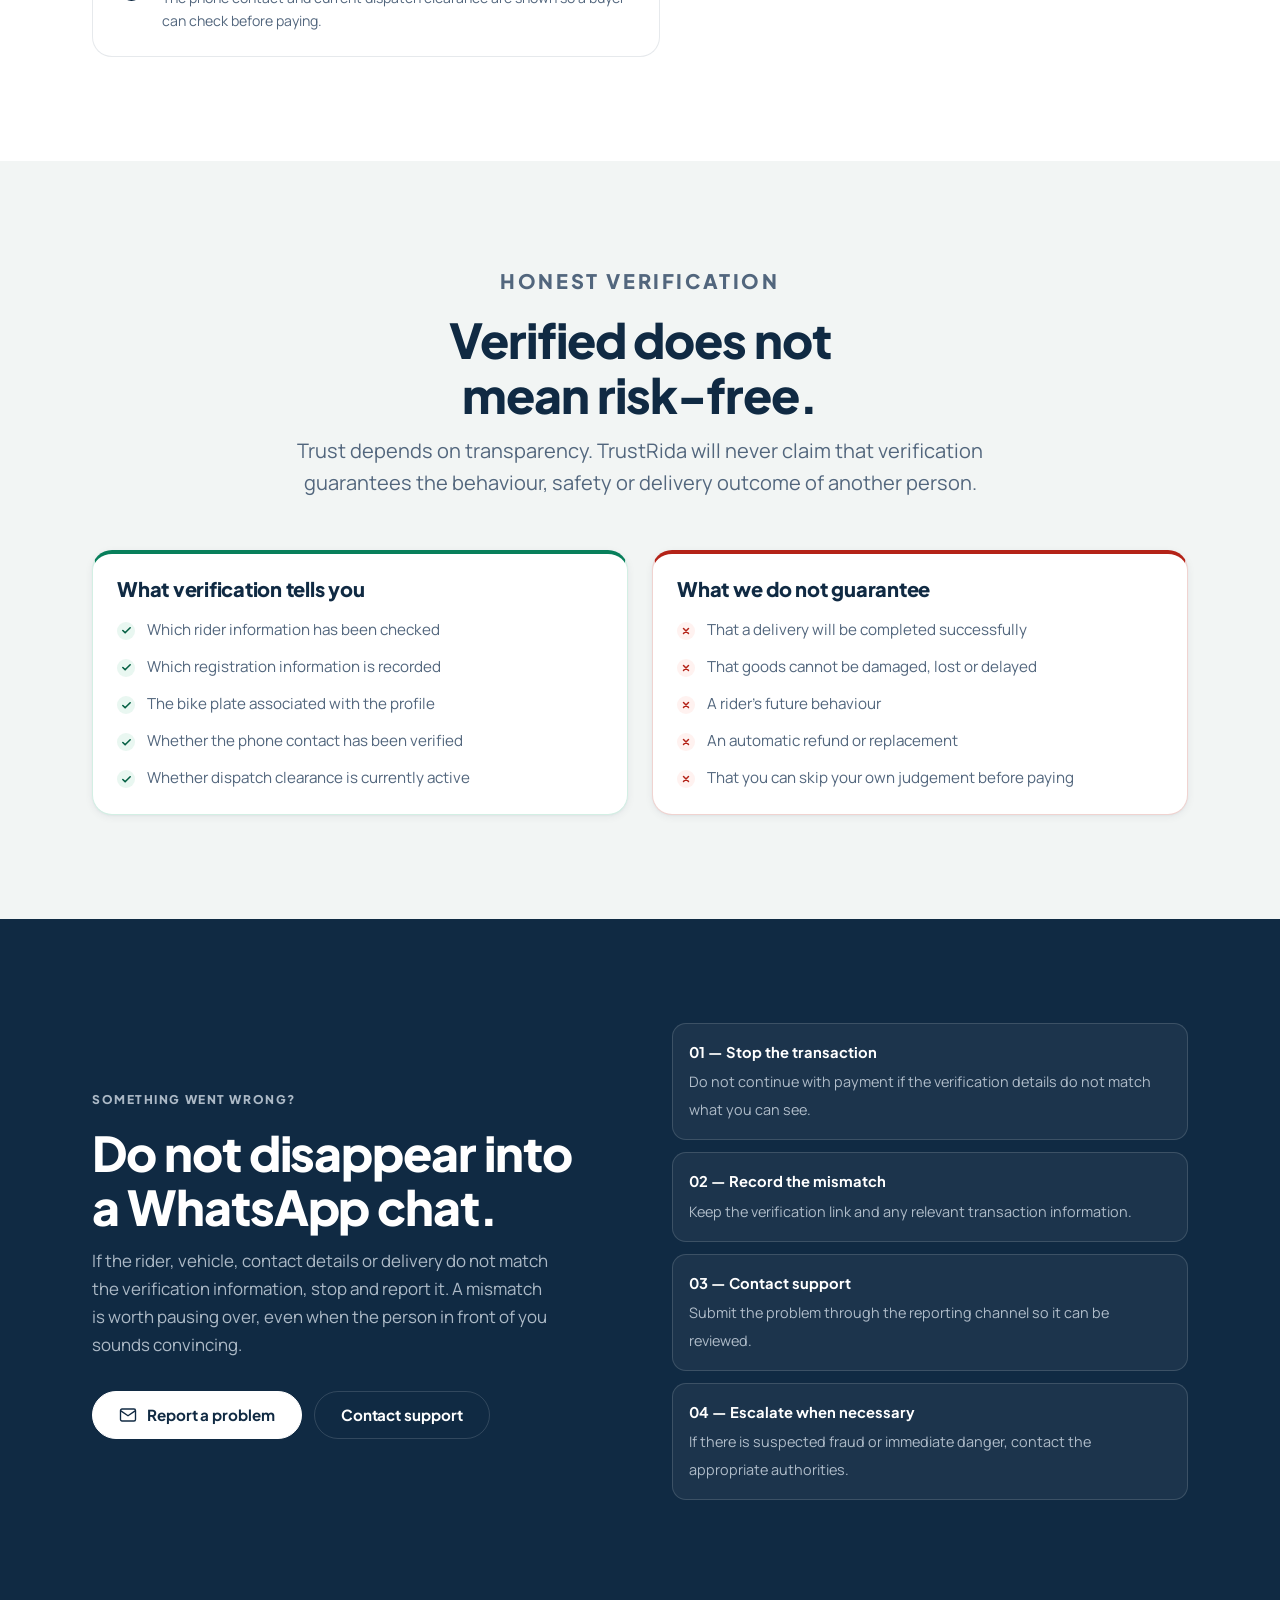
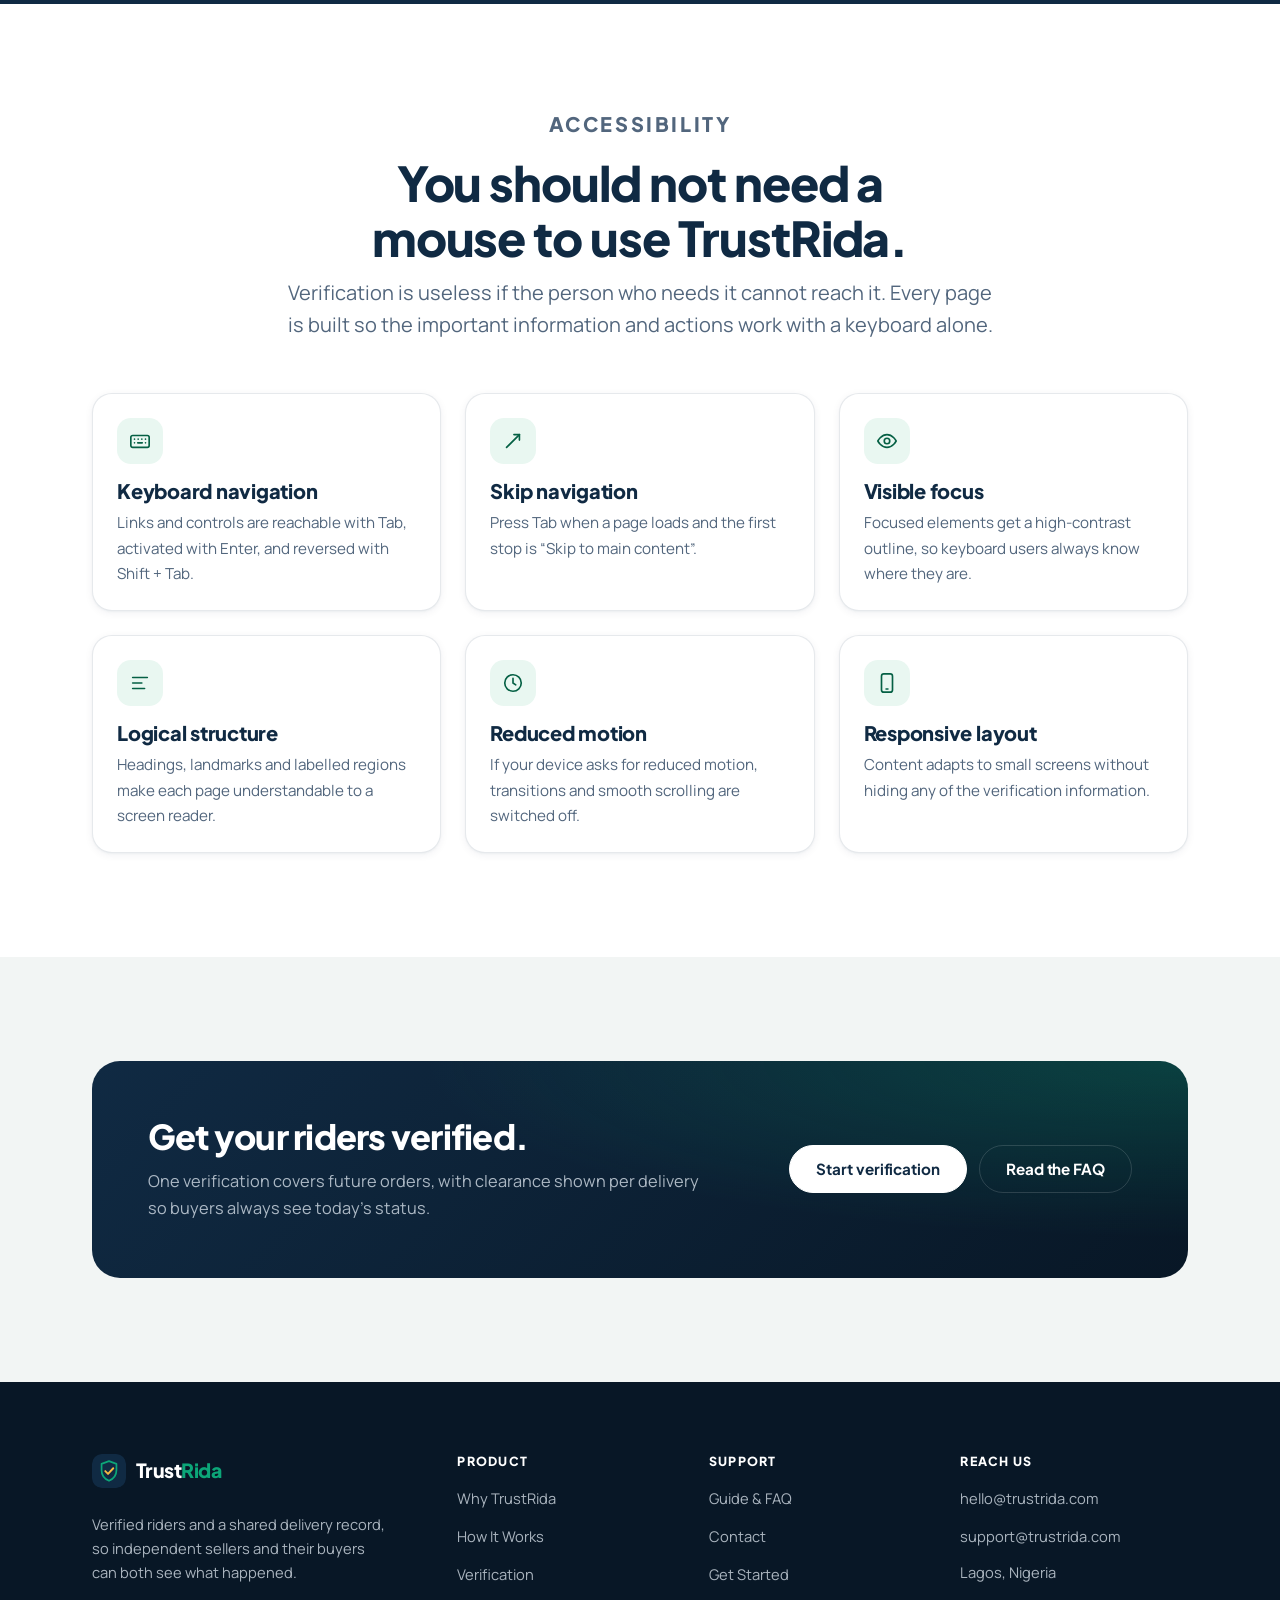
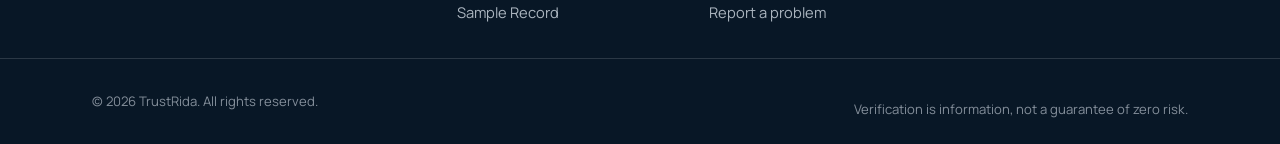
<file: energy.html>
<!DOCTYPE html>
<html lang="en">

<head>
    <meta charset="UTF-8">
    <meta name="viewport" content="width=device-width, initial-scale=1">
    <meta name="theme-color" content="#102a43">

    <title>Verification | What TrustRida checks, and what it does not</title>
    <meta name="description" content="What TrustRida verifies about a dispatch rider, what verification honestly cannot guarantee, and what to do when the details do not match.">

    <meta property="og:type" content="website">
    <meta property="og:site_name" content="TrustRida">
    <meta property="og:title" content="Verification | What TrustRida checks, and what it does not">
    <meta property="og:description" content="What TrustRida verifies about a dispatch rider, what verification honestly cannot guarantee, and what to do when the details do not match.">
    <meta name="twitter:card" content="summary_large_image">

    <link rel="icon" href="assets/favicon.svg" type="image/svg+xml">

    <link rel="preconnect" href="https://fonts.googleapis.com">
    <link rel="preconnect" href="https://fonts.gstatic.com" crossorigin>
    <link href="https://fonts.googleapis.com/css2?family=Manrope:wght@400;500;600;700&family=Plus+Jakarta+Sans:wght@600;700;800&display=swap" rel="stylesheet">

    <link rel="stylesheet" href="css/brand.css">
    <link rel="stylesheet" href="css/components.css">
    <link rel="stylesheet" href="css/pages.css">

    <script src="js/main.js" defer></script>
</head>

<body>

    <a class="skip-link" href="#main">Skip to main content</a>

    <header class="site-header">
        <div class="nav-container">

            <a class="logo" href="index.html" aria-label="TrustRida — home">
                <img class="logo-mark" src="assets/logo-mark.svg" alt="" width="34" height="34">
                <span class="logo-word">Trust<span>Rida</span></span>
            </a>

            <button class="nav-toggle" type="button" aria-expanded="false" aria-controls="primary-nav" aria-label="Toggle navigation menu">
                <span class="nav-toggle-bars" aria-hidden="true"></span>
            </button>

            <nav class="main-nav" id="primary-nav" aria-label="Primary">
                <a href="index.html">Home</a>
                <a href="Daelxsa.html">Why TrustRida</a>
                <a href="how-it-works.html">How It Works</a>
                <a href="oluwatoks.html">The Details</a>
                <a href="energy.html" class="active" aria-current="page">Verification</a>
                <a href="okakamushunu.html">Guide &amp; FAQ</a>
                <a href="contact.html">Contact</a>
            </nav>

            <div class="nav-cta">
                <a class="btn btn--primary btn--sm" href="erikah.html">Get Started</a>
            </div>

        </div>
    </header>

    <main id="main">

        <!-- ============ PAGE HERO ============ -->
        <section class="page-hero">
            <div class="container">
                <div class="page-hero__inner">
                    <nav class="crumb crumb--invert" aria-label="Breadcrumb">
                        <a href="index.html">Home</a>
                        <span aria-hidden="true">/</span>
                        <span aria-current="page">Verification</span>
                    </nav>

                    <p class="eyebrow eyebrow--invert">Trust &amp; verification</p>
                    <h1>Know who is coming, <em>and what we did not check.</em></h1>
                    <p>
                        TrustRida helps a buyer check the rider connected to an order before
                        money changes hands. We show you what has been verified &mdash; and we
                        are equally clear about what has not.
                    </p>

                    <div class="btn-row">
                        <a class="btn btn--invert" href="#verification">What we check</a>
                        <a class="btn btn--ghost-invert" href="#limits">See our limits</a>
                    </div>
                </div>
            </div>
        </section>


        <!-- ============ SPECIFIC, NOT GENERAL ============ -->
        <section class="section section--white" id="verification">
            <div class="container split split--wide-left">

                <div>
                    <p class="eyebrow">How it works</p>
                    <h2>Verification should be specific, not a screenshot.</h2>
                    <p class="lede" style="margin-bottom: var(--space-5);">
                        A verification page should connect a rider to the actual delivery,
                        instead of relying on a WhatsApp photo, a phone number, a review or a
                        payment screenshot &mdash; all of which describe the past, or nothing at all.
                    </p>

                    <div class="grid" style="gap: var(--space-4);">

                        <article class="card card--flat" style="display: flex; gap: var(--space-4);">
                            <span class="step-card__num" style="margin: 0;">1</span>
                            <div>
                                <h3 style="font-size: var(--step-0); margin-bottom: 4px;">Identity</h3>
                                <p class="small muted">The rider's identity information is checked and shown as part of the verification profile.</p>
                            </div>
                        </article>

                        <article class="card card--flat" style="display: flex; gap: var(--space-4);">
                            <span class="step-card__num" style="margin: 0;">2</span>
                            <div>
                                <h3 style="font-size: var(--step-0); margin-bottom: 4px;">Registration</h3>
                                <p class="small muted">A government or company registration ID is recorded against the rider's profile.</p>
                            </div>
                        </article>

                        <article class="card card--flat" style="display: flex; gap: var(--space-4);">
                            <span class="step-card__num" style="margin: 0;">3</span>
                            <div>
                                <h3 style="font-size: var(--step-0); margin-bottom: 4px;">Vehicle</h3>
                                <p class="small muted">The bike licence plate is connected to the profile, so it can be matched at your door.</p>
                            </div>
                        </article>

                        <article class="card card--flat" style="display: flex; gap: var(--space-4);">
                            <span class="step-card__num" style="margin: 0;">4</span>
                            <div>
                                <h3 style="font-size: var(--step-0); margin-bottom: 4px;">Contact &amp; status</h3>
                                <p class="small muted">The phone contact and current dispatch clearance are shown so a buyer can check before paying.</p>
                            </div>
                        </article>

                    </div>
                </div>

                <div>
                    <div class="proof-card">
                        <div class="proof-card__head">
                            <div>
                                <h3>Delivery verification</h3>
                                <span>Example verification profile</span>
                            </div>
                            <span class="badge badge--verified">
                                <svg viewBox="0 0 24 24" fill="none" stroke="currentColor" stroke-width="3" stroke-linecap="round" stroke-linejoin="round" aria-hidden="true"><path d="M20 6 9 17l-5-5"/></svg>
                                Verified
                            </span>
                        </div>

                        <div class="proof-card__rider">
                            <span class="avatar" aria-hidden="true">AM</span>
                            <div>
                                <h4>Alex M.</h4>
                                <p>Dispatch rider</p>
                            </div>
                        </div>

                        <ul class="proof-card__checks">
                            <li class="proof-check">
                                <span class="proof-check__icon" aria-hidden="true"><svg viewBox="0 0 24 24" fill="none" stroke="currentColor" stroke-width="3" stroke-linecap="round" stroke-linejoin="round"><path d="M20 6 9 17l-5-5"/></svg></span>
                                Identity checked
                            </li>
                            <li class="proof-check">
                                <span class="proof-check__icon" aria-hidden="true"><svg viewBox="0 0 24 24" fill="none" stroke="currentColor" stroke-width="3" stroke-linecap="round" stroke-linejoin="round"><path d="M20 6 9 17l-5-5"/></svg></span>
                                Registration ID checked
                            </li>
                            <li class="proof-check">
                                <span class="proof-check__icon" aria-hidden="true"><svg viewBox="0 0 24 24" fill="none" stroke="currentColor" stroke-width="3" stroke-linecap="round" stroke-linejoin="round"><path d="M20 6 9 17l-5-5"/></svg></span>
                                Bike plate recorded
                                <span class="proof-check__value">LSD-482-XA</span>
                            </li>
                            <li class="proof-check">
                                <span class="proof-check__icon" aria-hidden="true"><svg viewBox="0 0 24 24" fill="none" stroke="currentColor" stroke-width="3" stroke-linecap="round" stroke-linejoin="round"><path d="M20 6 9 17l-5-5"/></svg></span>
                                Phone contact verified
                            </li>
                            <li class="proof-check">
                                <span class="proof-check__icon" aria-hidden="true"><svg viewBox="0 0 24 24" fill="none" stroke="currentColor" stroke-width="3" stroke-linecap="round" stroke-linejoin="round"><path d="M20 6 9 17l-5-5"/></svg></span>
                                Dispatch status active
                            </li>
                        </ul>

                        <p class="proof-card__foot">Sample data shown for illustration.</p>
                    </div>
                </div>

            </div>
        </section>


        <!-- ============ LIMITS ============ -->
        <section class="section section--sunken" id="limits">
            <div class="container">

                <div class="section-header section-header--center">
                    <p class="eyebrow eyebrow--amber">Honest verification</p>
                    <h2>Verified does not mean risk-free.</h2>
                    <p>
                        Trust depends on transparency. TrustRida will never claim that
                        verification guarantees the behaviour, safety or delivery outcome
                        of another person.
                    </p>
                </div>

                <div class="limit-grid">

                    <div class="limit-card">
                        <h3>What verification tells you</h3>
                        <ul class="check-list">
                            <li>Which rider information has been checked</li>
                            <li>Which registration information is recorded</li>
                            <li>The bike plate associated with the profile</li>
                            <li>Whether the phone contact has been verified</li>
                            <li>Whether dispatch clearance is currently active</li>
                        </ul>
                    </div>

                    <div class="limit-card limit-card--no">
                        <h3>What we do not guarantee</h3>
                        <ul class="check-list cross-list">
                            <li>That a delivery will be completed successfully</li>
                            <li>That goods cannot be damaged, lost or delayed</li>
                            <li>A rider's future behaviour</li>
                            <li>An automatic refund or replacement</li>
                            <li>That you can skip your own judgement before paying</li>
                        </ul>
                    </div>

                </div>

            </div>
        </section>


        <!-- ============ REPORT ============ -->
        <section class="section section--invert" id="report">
            <div class="container split">

                <div>
                    <p class="eyebrow eyebrow--invert">Something went wrong?</p>
                    <h2>Do not disappear into a WhatsApp chat.</h2>
                    <p style="margin-bottom: var(--space-6);">
                        If the rider, vehicle, contact details or delivery do not match the
                        verification information, stop and report it. A mismatch is worth
                        pausing over, even when the person in front of you sounds convincing.
                    </p>

                    <div class="btn-row">
                        <a class="btn btn--invert" href="mailto:support@trustrida.com">
                            <svg viewBox="0 0 24 24" fill="none" stroke="currentColor" stroke-width="1.8" stroke-linecap="round" stroke-linejoin="round" aria-hidden="true"><rect x="2" y="4" width="20" height="16" rx="2"/><path d="m2.5 6.5 9.5 6.5 9.5-6.5"/></svg>
                            Report a problem
                        </a>
                        <a class="btn btn--ghost-invert" href="contact.html">Contact support</a>
                    </div>
                </div>

                <div class="report-list">
                    <div class="report-item">
                        <strong>01 &mdash; Stop the transaction</strong>
                        <span>Do not continue with payment if the verification details do not match what you can see.</span>
                    </div>
                    <div class="report-item">
                        <strong>02 &mdash; Record the mismatch</strong>
                        <span>Keep the verification link and any relevant transaction information.</span>
                    </div>
                    <div class="report-item">
                        <strong>03 &mdash; Contact support</strong>
                        <span>Submit the problem through the reporting channel so it can be reviewed.</span>
                    </div>
                    <div class="report-item">
                        <strong>04 &mdash; Escalate when necessary</strong>
                        <span>If there is suspected fraud or immediate danger, contact the appropriate authorities.</span>
                    </div>
                </div>

            </div>
        </section>


        <!-- ============ ACCESSIBILITY ============ -->
        <section class="section section--white" id="accessibility">
            <div class="container">

                <div class="section-header section-header--center">
                    <p class="eyebrow">Accessibility</p>
                    <h2>You should not need a mouse to use TrustRida.</h2>
                    <p>
                        Verification is useless if the person who needs it cannot reach it.
                        Every page is built so the important information and actions work
                        with a keyboard alone.
                    </p>
                </div>

                <div class="grid grid--3">

                    <article class="feature-card">
                        <div class="icon-tile">
                            <svg viewBox="0 0 24 24" fill="none" stroke="currentColor" stroke-width="1.8" stroke-linecap="round" stroke-linejoin="round" aria-hidden="true"><rect x="2" y="6" width="20" height="13" rx="2"/><path d="M6 10h.01M10 10h.01M14 10h.01M18 10h.01M6 14h.01M18 14h.01M9.5 14h5"/></svg>
                        </div>
                        <h3>Keyboard navigation</h3>
                        <p>Links and controls are reachable with Tab, activated with Enter, and reversed with Shift + Tab.</p>
                    </article>

                    <article class="feature-card">
                        <div class="icon-tile">
                            <svg viewBox="0 0 24 24" fill="none" stroke="currentColor" stroke-width="1.8" stroke-linecap="round" stroke-linejoin="round" aria-hidden="true"><path d="M13 5H19V11"/><path d="M19 5 5 19"/></svg>
                        </div>
                        <h3>Skip navigation</h3>
                        <p>Press Tab when a page loads and the first stop is &ldquo;Skip to main content&rdquo;.</p>
                    </article>

                    <article class="feature-card">
                        <div class="icon-tile">
                            <svg viewBox="0 0 24 24" fill="none" stroke="currentColor" stroke-width="1.8" stroke-linecap="round" stroke-linejoin="round" aria-hidden="true"><path d="M2 12s3.6-7 10-7 10 7 10 7-3.6 7-10 7-10-7-10-7Z"/><circle cx="12" cy="12" r="3"/></svg>
                        </div>
                        <h3>Visible focus</h3>
                        <p>Focused elements get a high-contrast outline, so keyboard users always know where they are.</p>
                    </article>

                    <article class="feature-card">
                        <div class="icon-tile">
                            <svg viewBox="0 0 24 24" fill="none" stroke="currentColor" stroke-width="1.8" stroke-linecap="round" stroke-linejoin="round" aria-hidden="true"><path d="M4 6h16M4 12h10M4 18h13"/></svg>
                        </div>
                        <h3>Logical structure</h3>
                        <p>Headings, landmarks and labelled regions make each page understandable to a screen reader.</p>
                    </article>

                    <article class="feature-card">
                        <div class="icon-tile">
                            <svg viewBox="0 0 24 24" fill="none" stroke="currentColor" stroke-width="1.8" stroke-linecap="round" stroke-linejoin="round" aria-hidden="true"><circle cx="12" cy="12" r="9"/><path d="M12 7v5l3 2"/></svg>
                        </div>
                        <h3>Reduced motion</h3>
                        <p>If your device asks for reduced motion, transitions and smooth scrolling are switched off.</p>
                    </article>

                    <article class="feature-card">
                        <div class="icon-tile">
                            <svg viewBox="0 0 24 24" fill="none" stroke="currentColor" stroke-width="1.8" stroke-linecap="round" stroke-linejoin="round" aria-hidden="true"><rect x="6" y="2" width="12" height="20" rx="2.5"/><path d="M11 18.5h2"/></svg>
                        </div>
                        <h3>Responsive layout</h3>
                        <p>Content adapts to small screens without hiding any of the verification information.</p>
                    </article>

                </div>

            </div>
        </section>


        <!-- ============ CTA ============ -->
        <section class="section section--sunken">
            <div class="container">
                <div class="cta-band">
                    <div class="cta-band__text">
                        <h2>Get your riders verified.</h2>
                        <p>One verification covers future orders, with clearance shown per delivery so buyers always see today's status.</p>
                    </div>
                    <div class="btn-row">
                        <a class="btn btn--invert" href="erikah.html">Start verification</a>
                        <a class="btn btn--ghost-invert" href="okakamushunu.html">Read the FAQ</a>
                    </div>
                </div>
            </div>
        </section>

    </main>

    <footer class="site-footer">

        <div class="footer-container">

            <div class="footer-brand">
                <a class="logo" href="index.html" aria-label="TrustRida — home">
                    <img class="logo-mark" src="assets/logo-mark.svg" alt="" width="34" height="34">
                    <span class="logo-word">Trust<span>Rida</span></span>
                </a>
                <p>Verified riders and a shared delivery record, so independent sellers and their buyers can both see what happened.</p>
            </div>

            <div class="footer-col">
                <h3>Product</h3>
                <ul>
                    <li><a href="Daelxsa.html">Why TrustRida</a></li>
                    <li><a href="how-it-works.html">How It Works</a></li>
                    <li><a href="energy.html">Verification</a></li>
                    <li><a href="oluwatoks.html">Sample Record</a></li>
                </ul>
            </div>

            <div class="footer-col">
                <h3>Support</h3>
                <ul>
                    <li><a href="okakamushunu.html">Guide &amp; FAQ</a></li>
                    <li><a href="contact.html">Contact</a></li>
                    <li><a href="erikah.html">Get Started</a></li>
                    <li><a href="energy.html#report">Report a problem</a></li>
                </ul>
            </div>

            <div class="footer-col">
                <h3>Reach us</h3>
                <ul>
                    <li><a href="mailto:hello@trustrida.com">hello@trustrida.com</a></li>
                    <li><a href="mailto:support@trustrida.com">support@trustrida.com</a></li>
                    <li><p>Lagos, Nigeria</p></li>
                </ul>
            </div>

        </div>

        <div class="footer-bottom">
            <div class="footer-bottom__inner">
                <p>&copy; <span data-year>2026</span> TrustRida. All rights reserved.</p>
                <p>Verification is information, not a guarantee of zero risk.</p>
            </div>
        </div>

    </footer>

</body>

</html>
</file>
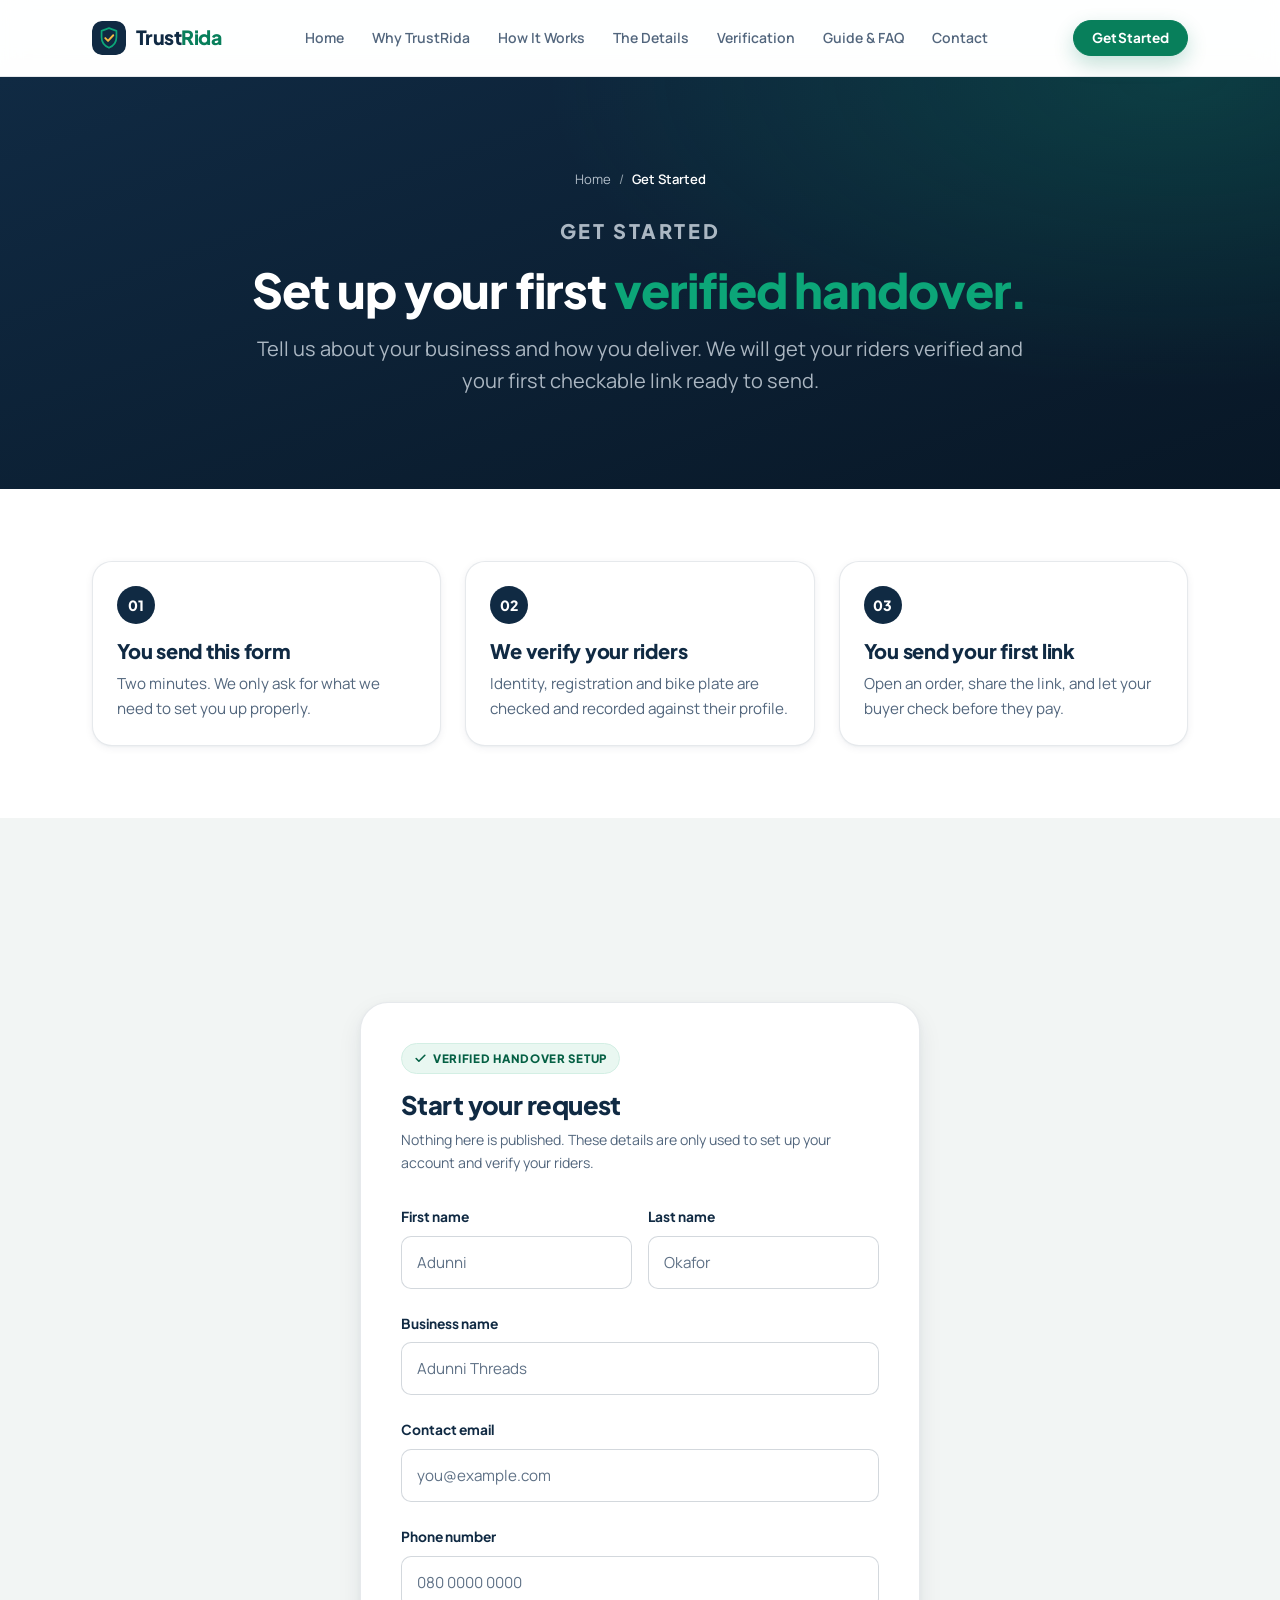
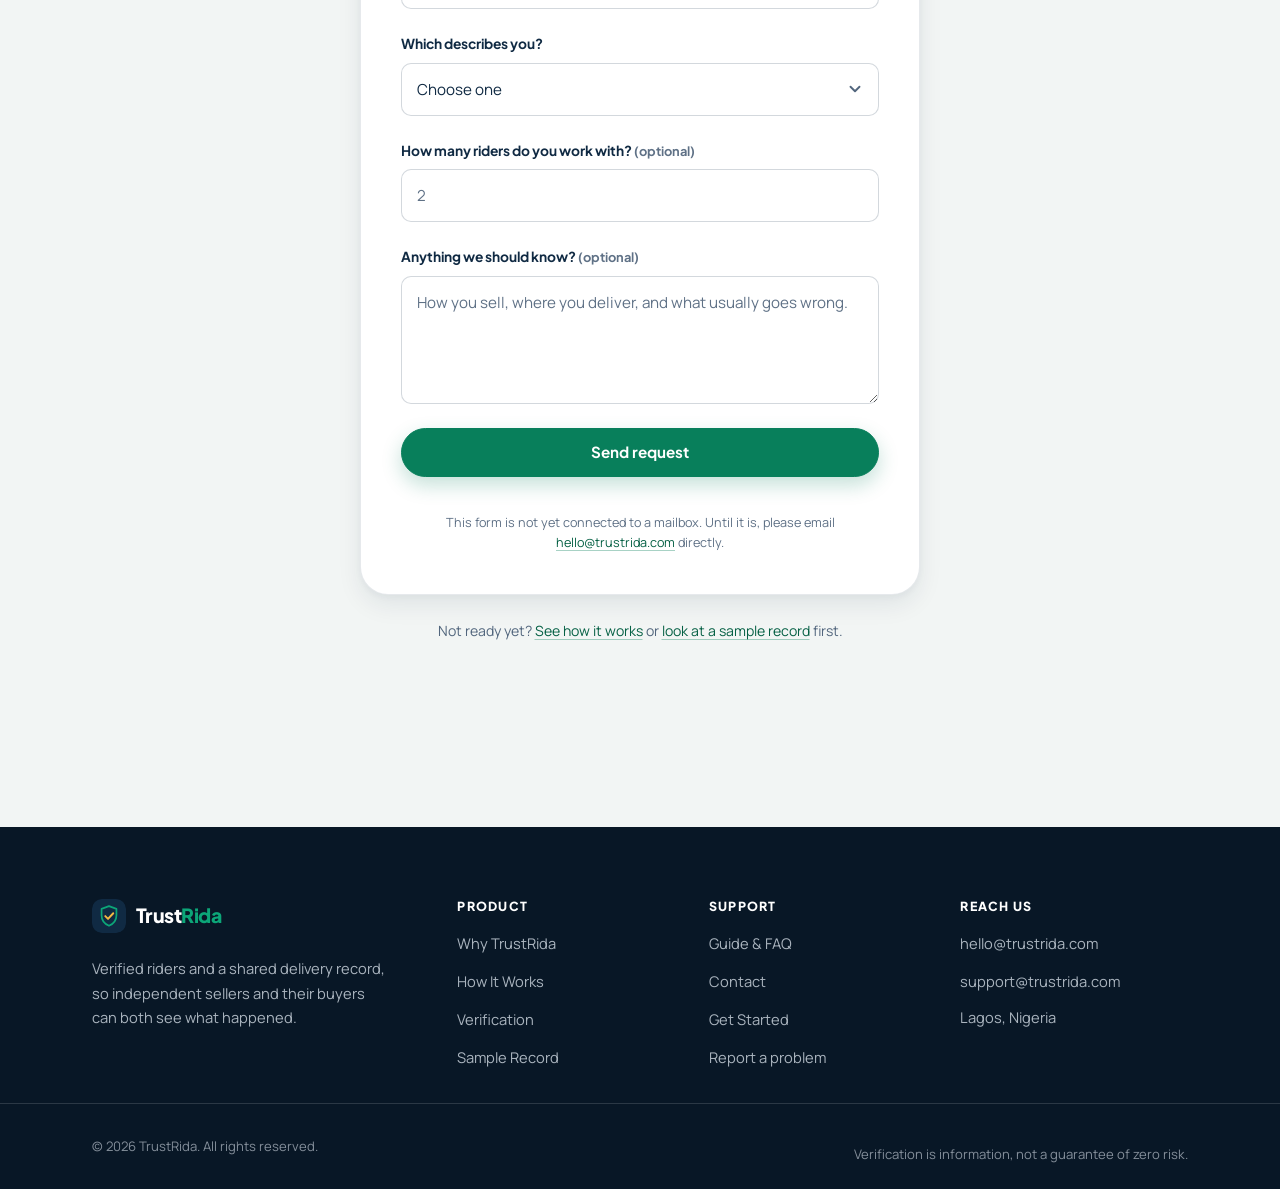
<file: erikah.html>
<!DOCTYPE html>
<html lang="en">

<head>
    <meta charset="UTF-8">
    <meta name="viewport" content="width=device-width, initial-scale=1">
    <meta name="theme-color" content="#102a43">

    <title>Get Started | Set up your first verified handover | TrustRida</title>
    <meta name="description" content="Set up your first TrustRida handover: tell us about your business and your riders, and we will get your first verified delivery link ready.">

    <meta property="og:type" content="website">
    <meta property="og:site_name" content="TrustRida">
    <meta property="og:title" content="Get Started | Set up your first verified handover | TrustRida">
    <meta property="og:description" content="Set up your first TrustRida handover: tell us about your business and your riders, and we will get your first verified delivery link ready.">
    <meta name="twitter:card" content="summary_large_image">

    <link rel="icon" href="assets/favicon.svg" type="image/svg+xml">

    <link rel="preconnect" href="https://fonts.googleapis.com">
    <link rel="preconnect" href="https://fonts.gstatic.com" crossorigin>
    <link href="https://fonts.googleapis.com/css2?family=Manrope:wght@400;500;600;700&family=Plus+Jakarta+Sans:wght@600;700;800&display=swap" rel="stylesheet">

    <link rel="stylesheet" href="css/brand.css">
    <link rel="stylesheet" href="css/components.css">
    <link rel="stylesheet" href="css/pages.css">

    <script src="js/main.js" defer></script>
</head>

<body>

    <a class="skip-link" href="#main">Skip to main content</a>

    <header class="site-header">
        <div class="nav-container">

            <a class="logo" href="index.html" aria-label="TrustRida — home">
                <img class="logo-mark" src="assets/logo-mark.svg" alt="" width="34" height="34">
                <span class="logo-word">Trust<span>Rida</span></span>
            </a>

            <button class="nav-toggle" type="button" aria-expanded="false" aria-controls="primary-nav" aria-label="Toggle navigation menu">
                <span class="nav-toggle-bars" aria-hidden="true"></span>
            </button>

            <nav class="main-nav" id="primary-nav" aria-label="Primary">
                <a href="index.html">Home</a>
                <a href="Daelxsa.html">Why TrustRida</a>
                <a href="how-it-works.html">How It Works</a>
                <a href="oluwatoks.html">The Details</a>
                <a href="energy.html">Verification</a>
                <a href="okakamushunu.html">Guide &amp; FAQ</a>
                <a href="contact.html">Contact</a>
            </nav>

            <div class="nav-cta">
                <a class="btn btn--primary btn--sm" href="erikah.html">Get Started</a>
            </div>

        </div>
    </header>

    <main id="main">

        <!-- ============ PAGE HERO ============ -->
        <section class="page-hero page-hero--center">
            <div class="container">
                <div class="page-hero__inner">
                    <nav class="crumb crumb--invert" aria-label="Breadcrumb" style="justify-content: center;">
                        <a href="index.html">Home</a>
                        <span aria-hidden="true">/</span>
                        <span aria-current="page">Get Started</span>
                    </nav>

                    <p class="eyebrow eyebrow--invert">Get started</p>
                    <h1>Set up your first <em>verified handover.</em></h1>
                    <p>
                        Tell us about your business and how you deliver. We will get your
                        riders verified and your first checkable link ready to send.
                    </p>
                </div>
            </div>
        </section>


        <!-- ============ WHAT HAPPENS NEXT ============ -->
        <section class="section section--tight section--white">
            <div class="container">
                <div class="steps-flow">

                    <article class="step-card">
                        <span class="step-card__num">01</span>
                        <h3>You send this form</h3>
                        <p>Two minutes. We only ask for what we need to set you up properly.</p>
                    </article>

                    <article class="step-card">
                        <span class="step-card__num">02</span>
                        <h3>We verify your riders</h3>
                        <p>Identity, registration and bike plate are checked and recorded against their profile.</p>
                    </article>

                    <article class="step-card">
                        <span class="step-card__num">03</span>
                        <h3>You send your first link</h3>
                        <p>Open an order, share the link, and let your buyer check before they pay.</p>
                    </article>

                </div>
            </div>
        </section>


        <!-- ============ FORM ============ -->
        <section class="section section--sunken">
            <div class="container">
                <div class="form-page">
                    <div class="form-page__inner">

                        <div class="form-panel">

                            <div class="badge badge--verified" style="margin-bottom: var(--space-4);">
                                <svg viewBox="0 0 24 24" fill="none" stroke="currentColor" stroke-width="3" stroke-linecap="round" stroke-linejoin="round" aria-hidden="true"><path d="M20 6 9 17l-5-5"/></svg>
                                Verified handover setup
                            </div>

                            <h2 style="font-size: var(--step-2); margin-bottom: var(--space-2);">Start your request</h2>
                            <p class="muted small" style="margin-bottom: var(--space-6);">
                                Nothing here is published. These details are only used to set up your account and verify your riders.
                            </p>

                            <form class="form-grid" data-demo-form novalidate>

                                <div class="form-status">
                                    <svg viewBox="0 0 24 24" fill="none" stroke="currentColor" stroke-width="2.5" stroke-linecap="round" stroke-linejoin="round" aria-hidden="true"><circle cx="12" cy="12" r="9"/><path d="m8.5 12.2 2.4 2.4 4.6-5"/></svg>
                                    <span>Request received. We will reach out to walk you through verifying your riders.</span>
                                </div>

                                <div class="field-row">
                                    <div class="field">
                                        <label for="fname">First name</label>
                                        <input type="text" id="fname" name="fname" autocomplete="given-name" placeholder="Adunni" required>
                                    </div>
                                    <div class="field">
                                        <label for="lname">Last name</label>
                                        <input type="text" id="lname" name="lname" autocomplete="family-name" placeholder="Okafor" required>
                                    </div>
                                </div>

                                <div class="field">
                                    <label for="business">Business name</label>
                                    <input type="text" id="business" name="business" autocomplete="organization" placeholder="Adunni Threads" required>
                                </div>

                                <div class="field">
                                    <label for="email">Contact email</label>
                                    <input type="email" id="email" name="email" autocomplete="email" placeholder="you@example.com" required>
                                </div>

                                <div class="field">
                                    <label for="phone">Phone number</label>
                                    <input type="tel" id="phone" name="phone" autocomplete="tel" placeholder="080 0000 0000" required>
                                </div>

                                <div class="field">
                                    <label for="role">Which describes you?</label>
                                    <select id="role" name="role" required>
                                        <option value="" disabled selected>Choose one</option>
                                        <option value="seller">I sell and arrange my own deliveries</option>
                                        <option value="seller-rider">I sell and I have regular riders</option>
                                        <option value="rider">I am a dispatch rider getting verified</option>
                                        <option value="other">Something else</option>
                                    </select>
                                </div>

                                <div class="field">
                                    <label for="riders">How many riders do you work with? <span class="field-hint">(optional)</span></label>
                                    <input type="number" id="riders" name="riders" min="0" max="500" inputmode="numeric" placeholder="2">
                                </div>

                                <div class="field">
                                    <label for="notes">Anything we should know? <span class="field-hint">(optional)</span></label>
                                    <textarea id="notes" name="notes" rows="4" placeholder="How you sell, where you deliver, and what usually goes wrong."></textarea>
                                </div>

                                <button type="submit" class="btn btn--primary btn--block">Send request</button>

                                <p class="form-note">
                                    This form is not yet connected to a mailbox. Until it is, please email
                                    <a href="mailto:hello@trustrida.com">hello@trustrida.com</a> directly.
                                </p>

                            </form>

                        </div>

                        <p class="small muted" style="margin-top: var(--space-5); text-align: center;">
                            Not ready yet? <a href="how-it-works.html">See how it works</a> or
                            <a href="oluwatoks.html">look at a sample record</a> first.
                        </p>

                    </div>
                </div>
            </div>
        </section>

    </main>

    <footer class="site-footer">

        <div class="footer-container">

            <div class="footer-brand">
                <a class="logo" href="index.html" aria-label="TrustRida — home">
                    <img class="logo-mark" src="assets/logo-mark.svg" alt="" width="34" height="34">
                    <span class="logo-word">Trust<span>Rida</span></span>
                </a>
                <p>Verified riders and a shared delivery record, so independent sellers and their buyers can both see what happened.</p>
            </div>

            <div class="footer-col">
                <h3>Product</h3>
                <ul>
                    <li><a href="Daelxsa.html">Why TrustRida</a></li>
                    <li><a href="how-it-works.html">How It Works</a></li>
                    <li><a href="energy.html">Verification</a></li>
                    <li><a href="oluwatoks.html">Sample Record</a></li>
                </ul>
            </div>

            <div class="footer-col">
                <h3>Support</h3>
                <ul>
                    <li><a href="okakamushunu.html">Guide &amp; FAQ</a></li>
                    <li><a href="contact.html">Contact</a></li>
                    <li><a href="erikah.html">Get Started</a></li>
                    <li><a href="energy.html#report">Report a problem</a></li>
                </ul>
            </div>

            <div class="footer-col">
                <h3>Reach us</h3>
                <ul>
                    <li><a href="mailto:hello@trustrida.com">hello@trustrida.com</a></li>
                    <li><a href="mailto:support@trustrida.com">support@trustrida.com</a></li>
                    <li><p>Lagos, Nigeria</p></li>
                </ul>
            </div>

        </div>

        <div class="footer-bottom">
            <div class="footer-bottom__inner">
                <p>&copy; <span data-year>2026</span> TrustRida. All rights reserved.</p>
                <p>Verification is information, not a guarantee of zero risk.</p>
            </div>
        </div>

    </footer>

</body>

</html>
</file>
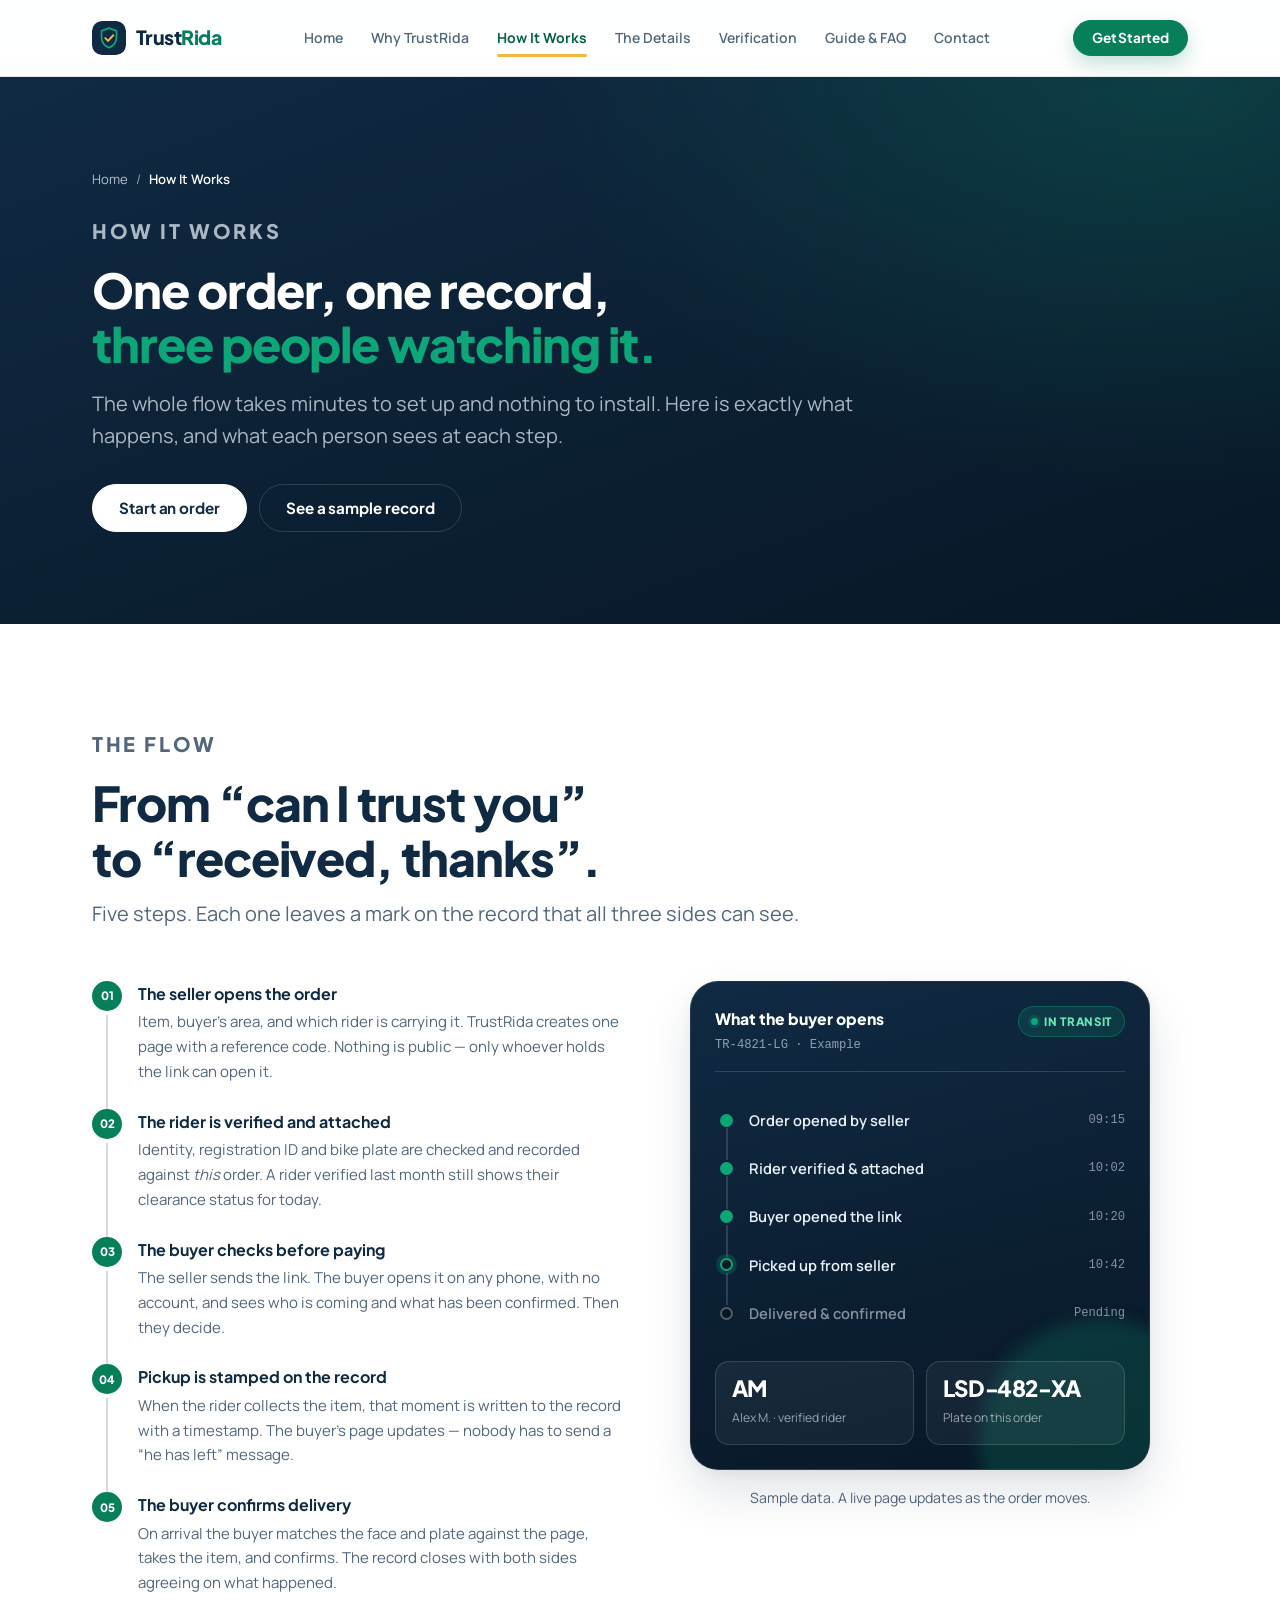
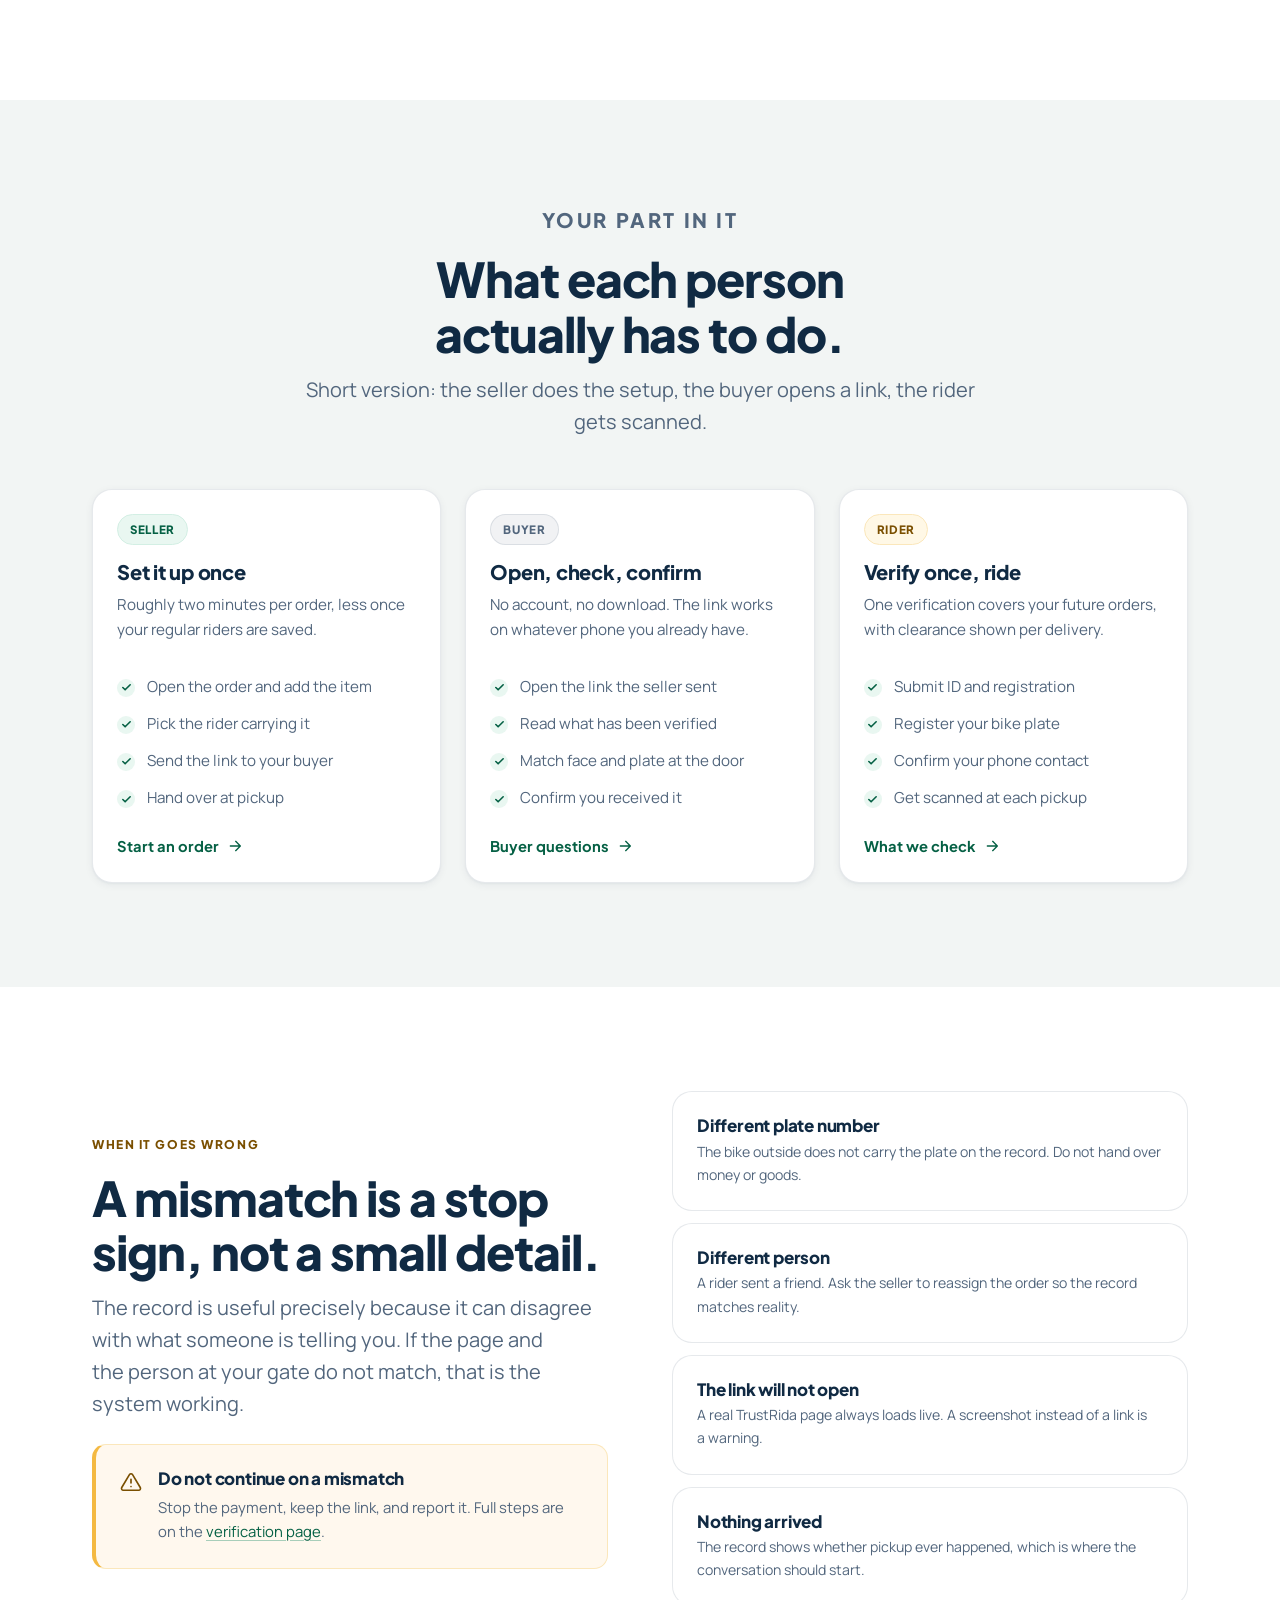
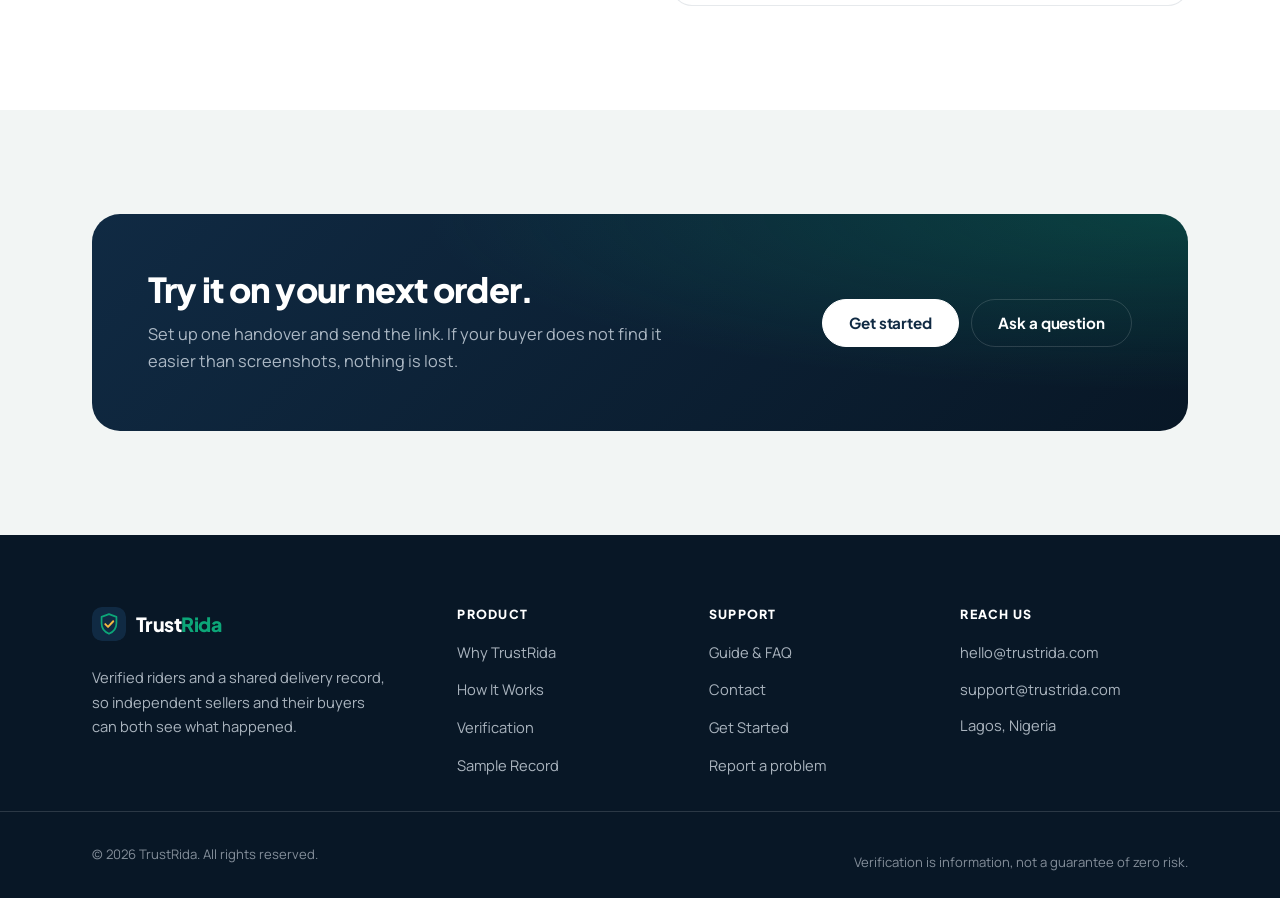
<file: how-it-works.html>
<!DOCTYPE html>
<html lang="en">

<head>
    <meta charset="UTF-8">
    <meta name="viewport" content="width=device-width, initial-scale=1">
    <meta name="theme-color" content="#102a43">

    <title>How It Works | TrustRida</title>
    <meta name="description" content="The full TrustRida flow, step by step: how a seller opens an order, how a rider gets verified, what the buyer checks before paying, and how a handover is confirmed.">

    <meta property="og:type" content="website">
    <meta property="og:site_name" content="TrustRida">
    <meta property="og:title" content="How It Works | TrustRida">
    <meta property="og:description" content="The full TrustRida flow, step by step: how a seller opens an order, how a rider gets verified, what the buyer checks before paying, and how a handover is confirmed.">
    <meta name="twitter:card" content="summary_large_image">

    <link rel="icon" href="assets/favicon.svg" type="image/svg+xml">

    <link rel="preconnect" href="https://fonts.googleapis.com">
    <link rel="preconnect" href="https://fonts.gstatic.com" crossorigin>
    <link href="https://fonts.googleapis.com/css2?family=Manrope:wght@400;500;600;700&family=Plus+Jakarta+Sans:wght@600;700;800&display=swap" rel="stylesheet">

    <link rel="stylesheet" href="css/brand.css">
    <link rel="stylesheet" href="css/components.css">
    <link rel="stylesheet" href="css/pages.css">

    <script src="js/main.js" defer></script>
</head>

<body>

    <a class="skip-link" href="#main">Skip to main content</a>

    <header class="site-header">
        <div class="nav-container">

            <a class="logo" href="index.html" aria-label="TrustRida — home">
                <img class="logo-mark" src="assets/logo-mark.svg" alt="" width="34" height="34">
                <span class="logo-word">Trust<span>Rida</span></span>
            </a>

            <button class="nav-toggle" type="button" aria-expanded="false" aria-controls="primary-nav" aria-label="Toggle navigation menu">
                <span class="nav-toggle-bars" aria-hidden="true"></span>
            </button>

            <nav class="main-nav" id="primary-nav" aria-label="Primary">
                <a href="index.html">Home</a>
                <a href="Daelxsa.html">Why TrustRida</a>
                <a href="how-it-works.html" class="active" aria-current="page">How It Works</a>
                <a href="oluwatoks.html">The Details</a>
                <a href="energy.html">Verification</a>
                <a href="okakamushunu.html">Guide &amp; FAQ</a>
                <a href="contact.html">Contact</a>
            </nav>

            <div class="nav-cta">
                <a class="btn btn--primary btn--sm" href="erikah.html">Get Started</a>
            </div>

        </div>
    </header>

    <main id="main">

        <!-- ============ PAGE HERO ============ -->
        <section class="page-hero">
            <div class="container">
                <div class="page-hero__inner">
                    <nav class="crumb crumb--invert" aria-label="Breadcrumb">
                        <a href="index.html">Home</a>
                        <span aria-hidden="true">/</span>
                        <span aria-current="page">How It Works</span>
                    </nav>

                    <p class="eyebrow eyebrow--invert">How it works</p>
                    <h1>One order, one record, <em>three people watching it.</em></h1>
                    <p>
                        The whole flow takes minutes to set up and nothing to install.
                        Here is exactly what happens, and what each person sees at each step.
                    </p>

                    <div class="btn-row">
                        <a class="btn btn--invert" href="erikah.html">Start an order</a>
                        <a class="btn btn--ghost-invert" href="oluwatoks.html">See a sample record</a>
                    </div>
                </div>
            </div>
        </section>


        <!-- ============ THE FLOW ============ -->
        <section class="section section--white">
            <div class="container">

                <div class="section-header">
                    <p class="eyebrow">The flow</p>
                    <h2>From &ldquo;can I trust you&rdquo; to &ldquo;received, thanks&rdquo;.</h2>
                    <p>Five steps. Each one leaves a mark on the record that all three sides can see.</p>
                </div>

                <div class="grid grid--2" style="align-items: start;">

                    <ol class="record-steps">
                        <li>
                            <strong>The seller opens the order</strong>
                            <p>
                                Item, buyer's area, and which rider is carrying it. TrustRida
                                creates one page with a reference code. Nothing is public &mdash;
                                only whoever holds the link can open it.
                            </p>
                        </li>
                        <li>
                            <strong>The rider is verified and attached</strong>
                            <p>
                                Identity, registration ID and bike plate are checked and recorded
                                against <em>this</em> order. A rider verified last month still
                                shows their clearance status for today.
                            </p>
                        </li>
                        <li>
                            <strong>The buyer checks before paying</strong>
                            <p>
                                The seller sends the link. The buyer opens it on any phone, with
                                no account, and sees who is coming and what has been confirmed.
                                Then they decide.
                            </p>
                        </li>
                        <li>
                            <strong>Pickup is stamped on the record</strong>
                            <p>
                                When the rider collects the item, that moment is written to the
                                record with a timestamp. The buyer's page updates &mdash; nobody
                                has to send a &ldquo;he has left&rdquo; message.
                            </p>
                        </li>
                        <li>
                            <strong>The buyer confirms delivery</strong>
                            <p>
                                On arrival the buyer matches the face and plate against the page,
                                takes the item, and confirms. The record closes with both sides
                                agreeing on what happened.
                            </p>
                        </li>
                    </ol>

                    <div>
                        <div class="track-card">
                            <div class="track-card__head">
                                <div>
                                    <p class="track-card__title">What the buyer opens</p>
                                    <span class="track-card__ref">TR-4821-LG &middot; Example</span>
                                </div>
                                <span class="badge badge--live">In transit</span>
                            </div>

                            <div class="track-card__body">
                                <ol class="timeline">
                                    <li class="timeline__row timeline__row--done">
                                        <span class="timeline__label">Order opened by seller</span>
                                        <span class="timeline__time">09:15</span>
                                    </li>
                                    <li class="timeline__row timeline__row--done">
                                        <span class="timeline__label">Rider verified &amp; attached</span>
                                        <span class="timeline__time">10:02</span>
                                    </li>
                                    <li class="timeline__row timeline__row--done">
                                        <span class="timeline__label">Buyer opened the link</span>
                                        <span class="timeline__time">10:20</span>
                                    </li>
                                    <li class="timeline__row timeline__row--active">
                                        <span class="timeline__label">Picked up from seller</span>
                                        <span class="timeline__time">10:42</span>
                                    </li>
                                    <li class="timeline__row timeline__row--pending">
                                        <span class="timeline__label">Delivered &amp; confirmed</span>
                                        <span class="timeline__time">Pending</span>
                                    </li>
                                </ol>
                            </div>

                            <div class="track-card__foot">
                                <div class="track-stat">
                                    <strong>AM</strong>
                                    <span>Alex M. &middot; verified rider</span>
                                </div>
                                <div class="track-stat">
                                    <strong>LSD&#8209;482&#8209;XA</strong>
                                    <span>Plate on this order</span>
                                </div>
                            </div>
                        </div>

                        <p class="small muted" style="margin-top: var(--space-4); text-align: center;">
                            Sample data. A live page updates as the order moves.
                        </p>
                    </div>

                </div>

            </div>
        </section>


        <!-- ============ WHAT EACH SIDE DOES ============ -->
        <section class="section section--sunken">
            <div class="container">

                <div class="section-header section-header--center">
                    <p class="eyebrow">Your part in it</p>
                    <h2>What each person actually has to do.</h2>
                    <p>Short version: the seller does the setup, the buyer opens a link, the rider gets scanned.</p>
                </div>

                <div class="grid grid--3">

                    <article class="role-card">
                        <span class="badge badge--verified role-card__tag">Seller</span>
                        <h3>Set it up once</h3>
                        <p>Roughly two minutes per order, less once your regular riders are saved.</p>
                        <ul class="check-list">
                            <li>Open the order and add the item</li>
                            <li>Pick the rider carrying it</li>
                            <li>Send the link to your buyer</li>
                            <li>Hand over at pickup</li>
                        </ul>
                        <a class="link-arrow" href="erikah.html">
                            Start an order
                            <svg viewBox="0 0 24 24" fill="none" stroke="currentColor" stroke-width="2" stroke-linecap="round" stroke-linejoin="round" aria-hidden="true"><path d="M5 12h14M13 5l7 7-7 7"/></svg>
                        </a>
                    </article>

                    <article class="role-card">
                        <span class="badge badge--review role-card__tag">Buyer</span>
                        <h3>Open, check, confirm</h3>
                        <p>No account, no download. The link works on whatever phone you already have.</p>
                        <ul class="check-list">
                            <li>Open the link the seller sent</li>
                            <li>Read what has been verified</li>
                            <li>Match face and plate at the door</li>
                            <li>Confirm you received it</li>
                        </ul>
                        <a class="link-arrow" href="okakamushunu.html">
                            Buyer questions
                            <svg viewBox="0 0 24 24" fill="none" stroke="currentColor" stroke-width="2" stroke-linecap="round" stroke-linejoin="round" aria-hidden="true"><path d="M5 12h14M13 5l7 7-7 7"/></svg>
                        </a>
                    </article>

                    <article class="role-card">
                        <span class="badge badge--pending role-card__tag">Rider</span>
                        <h3>Verify once, ride</h3>
                        <p>One verification covers your future orders, with clearance shown per delivery.</p>
                        <ul class="check-list">
                            <li>Submit ID and registration</li>
                            <li>Register your bike plate</li>
                            <li>Confirm your phone contact</li>
                            <li>Get scanned at each pickup</li>
                        </ul>
                        <a class="link-arrow" href="energy.html">
                            What we check
                            <svg viewBox="0 0 24 24" fill="none" stroke="currentColor" stroke-width="2" stroke-linecap="round" stroke-linejoin="round" aria-hidden="true"><path d="M5 12h14M13 5l7 7-7 7"/></svg>
                        </a>
                    </article>

                </div>

            </div>
        </section>


        <!-- ============ WHEN IT GOES WRONG ============ -->
        <section class="section section--white">
            <div class="container split">

                <div>
                    <p class="eyebrow eyebrow--amber">When it goes wrong</p>
                    <h2>A mismatch is a stop sign, not a small detail.</h2>
                    <p class="lede" style="margin-bottom: var(--space-5);">
                        The record is useful precisely because it can disagree with what
                        someone is telling you. If the page and the person at your gate do
                        not match, that is the system working.
                    </p>

                    <div class="notice">
                        <svg viewBox="0 0 24 24" fill="none" stroke="currentColor" stroke-width="1.8" stroke-linecap="round" stroke-linejoin="round" aria-hidden="true"><path d="M10.3 3.9 1.9 18a2 2 0 0 0 1.7 3h16.8a2 2 0 0 0 1.7-3L13.7 3.9a2 2 0 0 0-3.4 0Z"/><path d="M12 9v4M12 17h.01"/></svg>
                        <div>
                            <h3>Do not continue on a mismatch</h3>
                            <p>Stop the payment, keep the link, and report it. Full steps are on the <a href="energy.html#report">verification page</a>.</p>
                        </div>
                    </div>
                </div>

                <div>
                    <div class="grid" style="gap: var(--space-3);">
                        <article class="card card--flat">
                            <h3 style="font-size: var(--step-0); margin-bottom: 4px;">Different plate number</h3>
                            <p class="small muted">The bike outside does not carry the plate on the record. Do not hand over money or goods.</p>
                        </article>
                        <article class="card card--flat">
                            <h3 style="font-size: var(--step-0); margin-bottom: 4px;">Different person</h3>
                            <p class="small muted">A rider sent a friend. Ask the seller to reassign the order so the record matches reality.</p>
                        </article>
                        <article class="card card--flat">
                            <h3 style="font-size: var(--step-0); margin-bottom: 4px;">The link will not open</h3>
                            <p class="small muted">A real TrustRida page always loads live. A screenshot instead of a link is a warning.</p>
                        </article>
                        <article class="card card--flat">
                            <h3 style="font-size: var(--step-0); margin-bottom: 4px;">Nothing arrived</h3>
                            <p class="small muted">The record shows whether pickup ever happened, which is where the conversation should start.</p>
                        </article>
                    </div>
                </div>

            </div>
        </section>


        <!-- ============ CTA ============ -->
        <section class="section section--sunken">
            <div class="container">
                <div class="cta-band">
                    <div class="cta-band__text">
                        <h2>Try it on your next order.</h2>
                        <p>Set up one handover and send the link. If your buyer does not find it easier than screenshots, nothing is lost.</p>
                    </div>
                    <div class="btn-row">
                        <a class="btn btn--invert" href="erikah.html">Get started</a>
                        <a class="btn btn--ghost-invert" href="contact.html">Ask a question</a>
                    </div>
                </div>
            </div>
        </section>

    </main>

    <footer class="site-footer">

        <div class="footer-container">

            <div class="footer-brand">
                <a class="logo" href="index.html" aria-label="TrustRida — home">
                    <img class="logo-mark" src="assets/logo-mark.svg" alt="" width="34" height="34">
                    <span class="logo-word">Trust<span>Rida</span></span>
                </a>
                <p>Verified riders and a shared delivery record, so independent sellers and their buyers can both see what happened.</p>
            </div>

            <div class="footer-col">
                <h3>Product</h3>
                <ul>
                    <li><a href="Daelxsa.html">Why TrustRida</a></li>
                    <li><a href="how-it-works.html">How It Works</a></li>
                    <li><a href="energy.html">Verification</a></li>
                    <li><a href="oluwatoks.html">Sample Record</a></li>
                </ul>
            </div>

            <div class="footer-col">
                <h3>Support</h3>
                <ul>
                    <li><a href="okakamushunu.html">Guide &amp; FAQ</a></li>
                    <li><a href="contact.html">Contact</a></li>
                    <li><a href="erikah.html">Get Started</a></li>
                    <li><a href="energy.html#report">Report a problem</a></li>
                </ul>
            </div>

            <div class="footer-col">
                <h3>Reach us</h3>
                <ul>
                    <li><a href="mailto:hello@trustrida.com">hello@trustrida.com</a></li>
                    <li><a href="mailto:support@trustrida.com">support@trustrida.com</a></li>
                    <li><p>Lagos, Nigeria</p></li>
                </ul>
            </div>

        </div>

        <div class="footer-bottom">
            <div class="footer-bottom__inner">
                <p>&copy; <span data-year>2026</span> TrustRida. All rights reserved.</p>
                <p>Verification is information, not a guarantee of zero risk.</p>
            </div>
        </div>

    </footer>

</body>

</html>
</file>
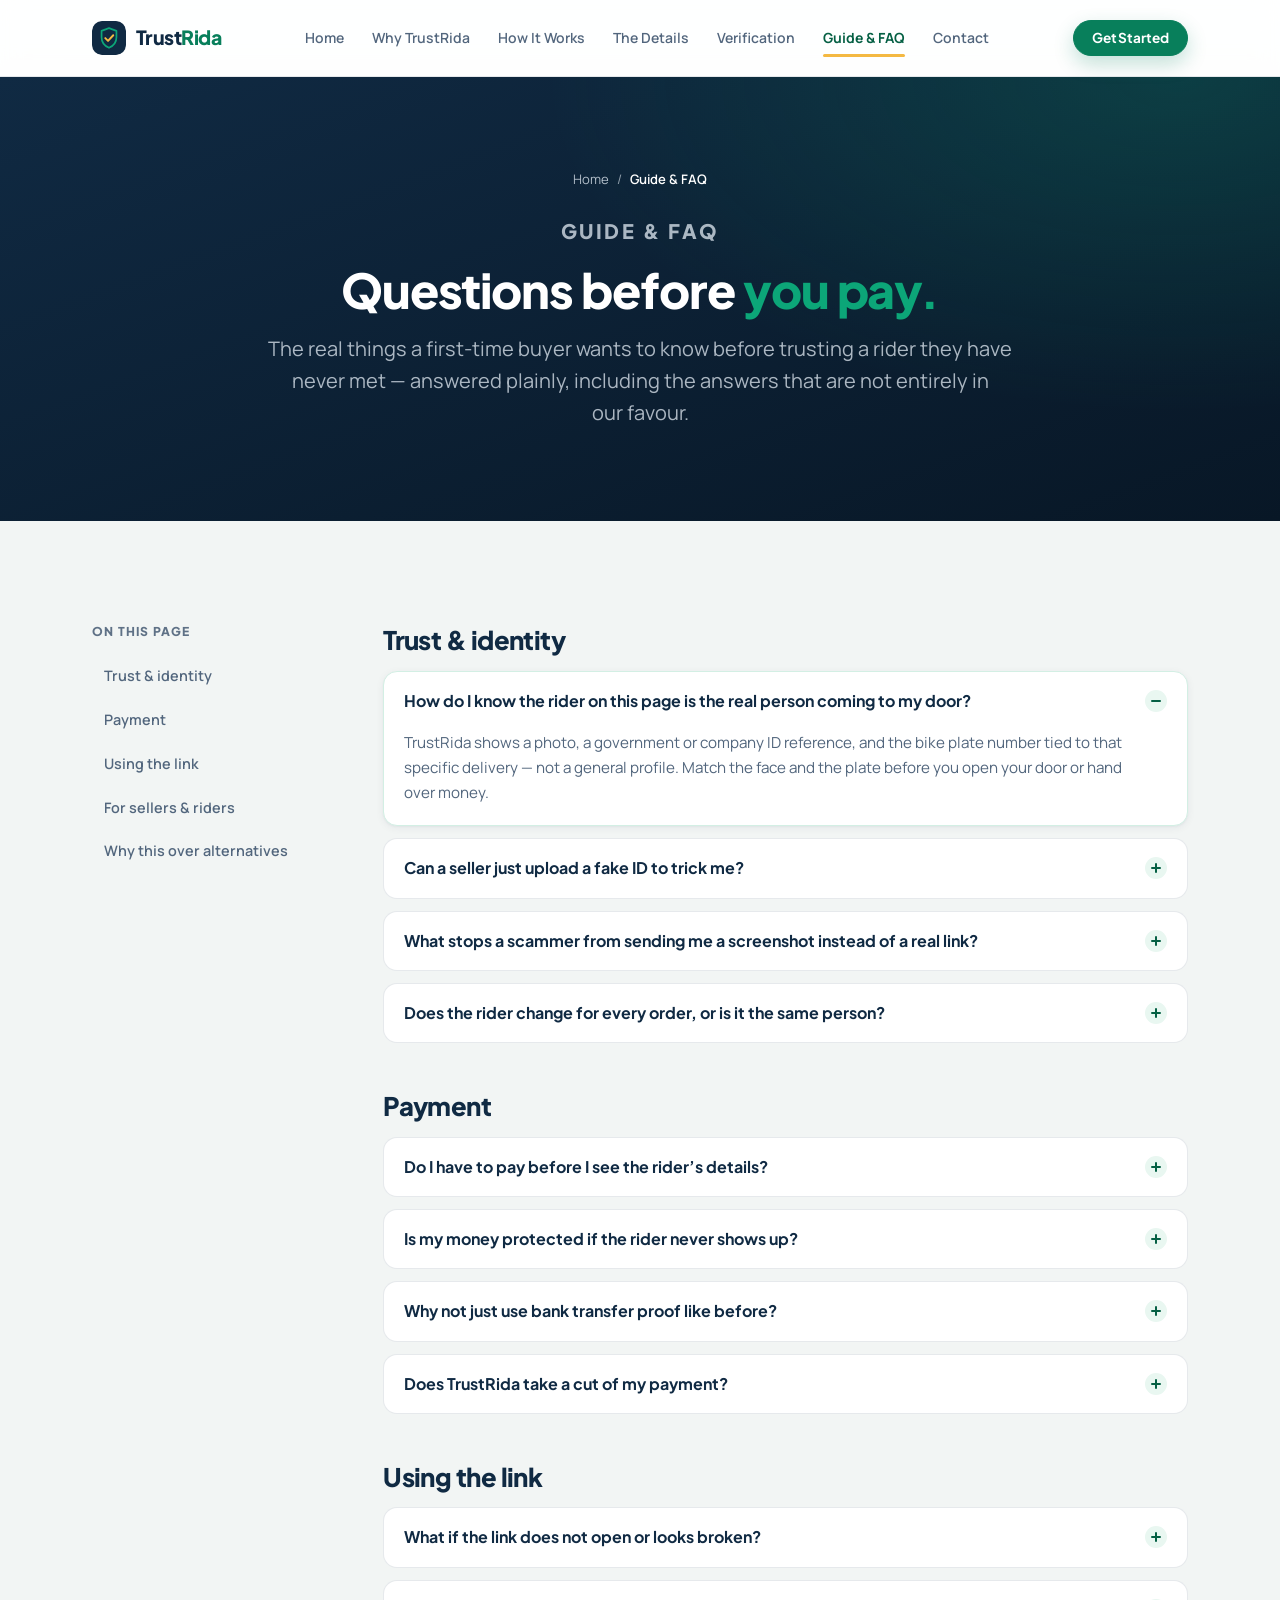
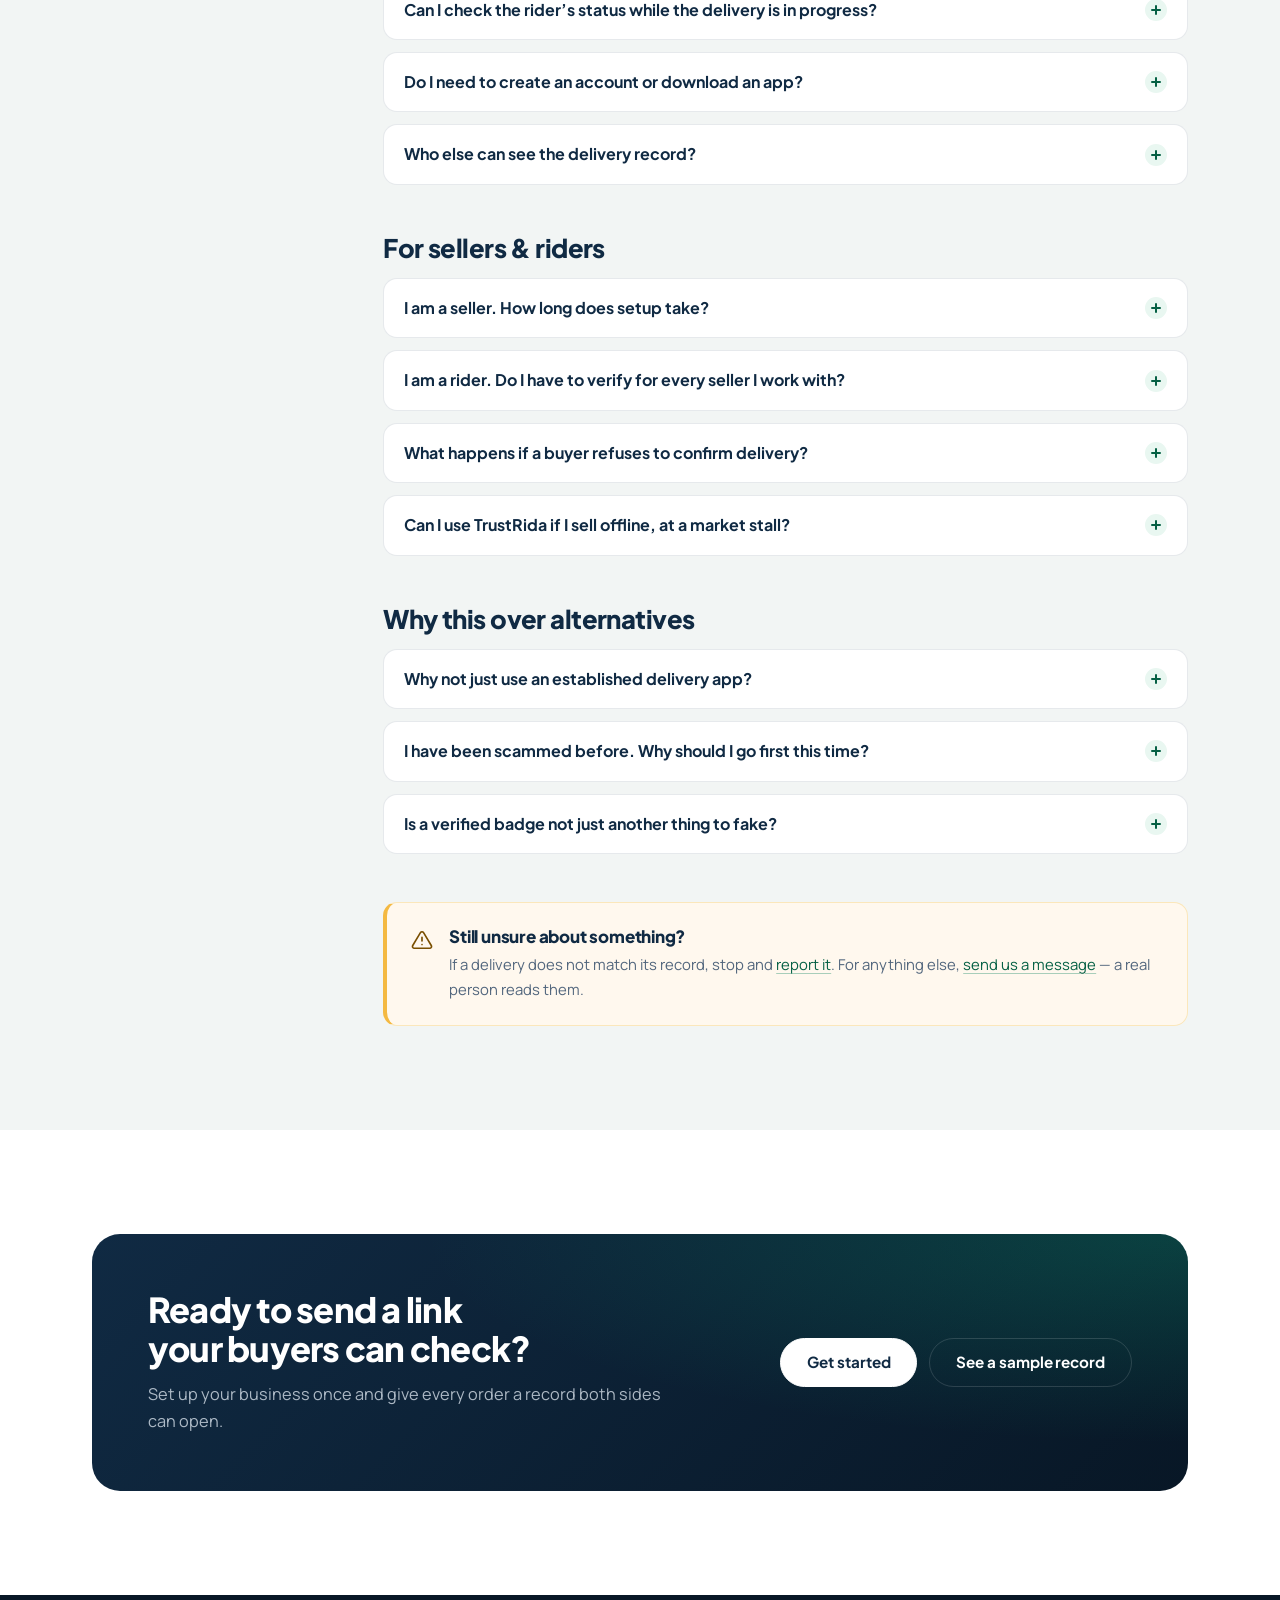
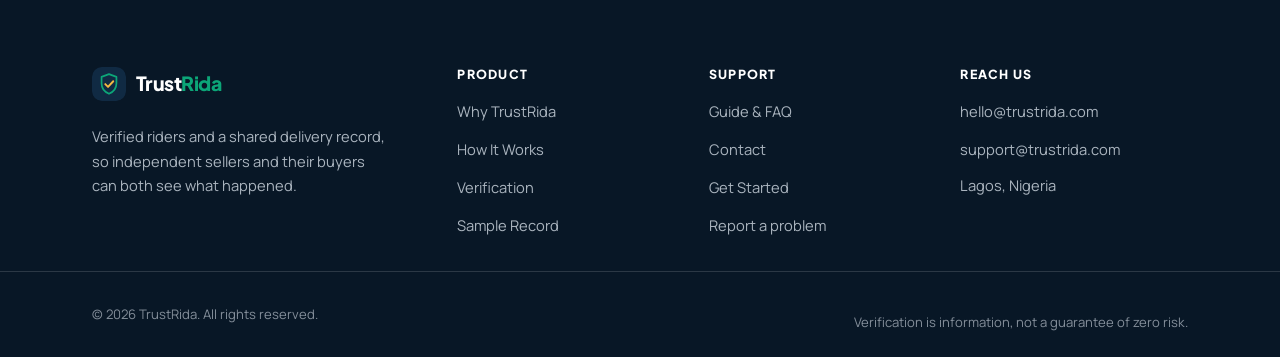
<file: okakamushunu.html>
<!DOCTYPE html>
<html lang="en">

<head>
    <meta charset="UTF-8">
    <meta name="viewport" content="width=device-width, initial-scale=1">
    <meta name="theme-color" content="#102a43">

    <title>Guide &amp; FAQ | TrustRida</title>
    <meta name="description" content="The real questions a first-time buyer asks before trusting a rider they have never met, answered plainly: trust, identity, payment, using the link and how we compare.">

    <meta property="og:type" content="website">
    <meta property="og:site_name" content="TrustRida">
    <meta property="og:title" content="Guide &amp; FAQ | TrustRida">
    <meta property="og:description" content="The real questions a first-time buyer asks before trusting a rider they have never met, answered plainly: trust, identity, payment, using the link and how we compare.">
    <meta name="twitter:card" content="summary_large_image">

    <link rel="icon" href="assets/favicon.svg" type="image/svg+xml">

    <link rel="preconnect" href="https://fonts.googleapis.com">
    <link rel="preconnect" href="https://fonts.gstatic.com" crossorigin>
    <link href="https://fonts.googleapis.com/css2?family=Manrope:wght@400;500;600;700&family=Plus+Jakarta+Sans:wght@600;700;800&display=swap" rel="stylesheet">

    <link rel="stylesheet" href="css/brand.css">
    <link rel="stylesheet" href="css/components.css">
    <link rel="stylesheet" href="css/pages.css">

    <script src="js/main.js" defer></script>
</head>

<body>

    <a class="skip-link" href="#main">Skip to main content</a>

    <header class="site-header">
        <div class="nav-container">

            <a class="logo" href="index.html" aria-label="TrustRida — home">
                <img class="logo-mark" src="assets/logo-mark.svg" alt="" width="34" height="34">
                <span class="logo-word">Trust<span>Rida</span></span>
            </a>

            <button class="nav-toggle" type="button" aria-expanded="false" aria-controls="primary-nav" aria-label="Toggle navigation menu">
                <span class="nav-toggle-bars" aria-hidden="true"></span>
            </button>

            <nav class="main-nav" id="primary-nav" aria-label="Primary">
                <a href="index.html">Home</a>
                <a href="Daelxsa.html">Why TrustRida</a>
                <a href="how-it-works.html">How It Works</a>
                <a href="oluwatoks.html">The Details</a>
                <a href="energy.html">Verification</a>
                <a href="okakamushunu.html" class="active" aria-current="page">Guide &amp; FAQ</a>
                <a href="contact.html">Contact</a>
            </nav>

            <div class="nav-cta">
                <a class="btn btn--primary btn--sm" href="erikah.html">Get Started</a>
            </div>

        </div>
    </header>

    <main id="main">

        <!-- ============ PAGE HERO ============ -->
        <section class="page-hero page-hero--center">
            <div class="container">
                <div class="page-hero__inner">
                    <nav class="crumb crumb--invert" aria-label="Breadcrumb" style="justify-content: center;">
                        <a href="index.html">Home</a>
                        <span aria-hidden="true">/</span>
                        <span aria-current="page">Guide &amp; FAQ</span>
                    </nav>

                    <p class="eyebrow eyebrow--invert">Guide &amp; FAQ</p>
                    <h1>Questions before <em>you pay.</em></h1>
                    <p>
                        The real things a first-time buyer wants to know before trusting a
                        rider they have never met &mdash; answered plainly, including the
                        answers that are not entirely in our favour.
                    </p>
                </div>
            </div>
        </section>


        <!-- ============ FAQ ============ -->
        <section class="section section--sunken">
            <div class="container">
                <div class="faq-layout">

                    <nav class="faq-nav" aria-label="FAQ categories">
                        <h2>On this page</h2>
                        <ul>
                            <li><a href="#trust">Trust &amp; identity</a></li>
                            <li><a href="#payment">Payment</a></li>
                            <li><a href="#link">Using the link</a></li>
                            <li><a href="#sellers">For sellers &amp; riders</a></li>
                            <li><a href="#alternatives">Why this over alternatives</a></li>
                        </ul>
                    </nav>

                    <div>

                        <section class="faq-group" id="trust">
                            <h2>Trust &amp; identity</h2>
                            <div class="accordion">
                                <div class="accordion-item is-open">
                        <h3>
                            <button class="accordion-trigger" type="button">
                                <span>How do I know the rider on this page is the real person coming to my door?</span>
                                <span class="accordion-icon" aria-hidden="true"></span>
                            </button>
                        </h3>
                        <div class="accordion-panel">
                            <div><p>TrustRida shows a photo, a government or company ID reference, and the bike plate number tied to that specific delivery &mdash; not a general profile. Match the face and the plate before you open your door or hand over money.</p></div>
                        </div>
                                </div>
                                <div class="accordion-item">
                        <h3>
                            <button class="accordion-trigger" type="button">
                                <span>Can a seller just upload a fake ID to trick me?</span>
                                <span class="accordion-icon" aria-hidden="true"></span>
                            </button>
                        </h3>
                        <div class="accordion-panel">
                            <div><p>IDs are checked against the rider&rsquo;s registered details before a link goes live, so a mismatched or fabricated ID does not generate a valid page. If a page will not load properly, treat that as the answer.</p></div>
                        </div>
                                </div>
                                <div class="accordion-item">
                        <h3>
                            <button class="accordion-trigger" type="button">
                                <span>What stops a scammer from sending me a screenshot instead of a real link?</span>
                                <span class="accordion-icon" aria-hidden="true"></span>
                            </button>
                        </h3>
                        <div class="accordion-panel">
                            <div><p>Every genuine link opens live on the TrustRida site and shows current rider status. A screenshot cannot update, and it cannot be opened as a page. If someone sends you an image instead of a working link, do not proceed.</p></div>
                        </div>
                                </div>
                                <div class="accordion-item">
                        <h3>
                            <button class="accordion-trigger" type="button">
                                <span>Does the rider change for every order, or is it the same person?</span>
                                <span class="accordion-icon" aria-hidden="true"></span>
                            </button>
                        </h3>
                        <div class="accordion-panel">
                            <div><p>Sellers can assign a different rider per order, so always open the link for that specific delivery. Do not assume it is the same rider as last time, even from a seller you have used before.</p></div>
                        </div>
                                </div>
                            </div>
                        </section>

                        <section class="faq-group" id="payment">
                            <h2>Payment</h2>
                            <div class="accordion">
                                <div class="accordion-item">
                        <h3>
                            <button class="accordion-trigger" type="button">
                                <span>Do I have to pay before I see the rider&rsquo;s details?</span>
                                <span class="accordion-icon" aria-hidden="true"></span>
                            </button>
                        </h3>
                        <div class="accordion-panel">
                            <div><p>No. You open the verification page first &mdash; photo, ID, plate, phone contact and dispatch status &mdash; before any money moves. That order is the entire point of the product.</p></div>
                        </div>
                                </div>
                                <div class="accordion-item">
                        <h3>
                            <button class="accordion-trigger" type="button">
                                <span>Is my money protected if the rider never shows up?</span>
                                <span class="accordion-icon" aria-hidden="true"></span>
                            </button>
                        </h3>
                        <div class="accordion-panel">
                            <div><p>We have to be straight with you here: TrustRida confirms that a rider is real and dispatched, but it is not a payment escrow and does not hold your money. Agree payment terms &mdash; part payment, pay on arrival &mdash; directly with the seller.</p></div>
                        </div>
                                </div>
                                <div class="accordion-item">
                        <h3>
                            <button class="accordion-trigger" type="button">
                                <span>Why not just use bank transfer proof like before?</span>
                                <span class="accordion-icon" aria-hidden="true"></span>
                            </button>
                        </h3>
                        <div class="accordion-panel">
                            <div><p>A transfer receipt only proves that money left your account. It says nothing about who is bringing your goods, or whether anything was ever collected. TrustRida verifies the person and records the handover, which is the half a receipt cannot cover.</p></div>
                        </div>
                                </div>
                                <div class="accordion-item">
                        <h3>
                            <button class="accordion-trigger" type="button">
                                <span>Does TrustRida take a cut of my payment?</span>
                                <span class="accordion-icon" aria-hidden="true"></span>
                            </button>
                        </h3>
                        <div class="accordion-panel">
                            <div><p>No. Payment happens between you and the seller as you agree it. TrustRida sits alongside the transaction as a record, not inside it as a middleman holding funds.</p></div>
                        </div>
                                </div>
                            </div>
                        </section>

                        <section class="faq-group" id="link">
                            <h2>Using the link</h2>
                            <div class="accordion">
                                <div class="accordion-item">
                        <h3>
                            <button class="accordion-trigger" type="button">
                                <span>What if the link does not open or looks broken?</span>
                                <span class="accordion-icon" aria-hidden="true"></span>
                            </button>
                        </h3>
                        <div class="accordion-panel">
                            <div><p>That is a red flag. A real TrustRida page always loads. Do not continue with payment until you have a working link you opened yourself, in your own browser.</p></div>
                        </div>
                                </div>
                                <div class="accordion-item">
                        <h3>
                            <button class="accordion-trigger" type="button">
                                <span>Can I check the rider&rsquo;s status while the delivery is in progress?</span>
                                <span class="accordion-icon" aria-hidden="true"></span>
                            </button>
                        </h3>
                        <div class="accordion-panel">
                            <div><p>Yes. The page shows live dispatch clearance and the current stage of the delivery, not a one-time snapshot taken when the link was created.</p></div>
                        </div>
                                </div>
                                <div class="accordion-item">
                        <h3>
                            <button class="accordion-trigger" type="button">
                                <span>Do I need to create an account or download an app?</span>
                                <span class="accordion-icon" aria-hidden="true"></span>
                            </button>
                        </h3>
                        <div class="accordion-panel">
                            <div><p>No. Opening a link needs nothing but a browser, and it is built to stay light on a slow connection. Only sellers setting up orders need an account.</p></div>
                        </div>
                                </div>
                                <div class="accordion-item">
                        <h3>
                            <button class="accordion-trigger" type="button">
                                <span>Who else can see the delivery record?</span>
                                <span class="accordion-icon" aria-hidden="true"></span>
                            </button>
                        </h3>
                        <div class="accordion-panel">
                            <div><p>Only people holding the link. Records are not listed publicly and are not searchable &mdash; the seller sends it to their buyer, and that is the audience.</p></div>
                        </div>
                                </div>
                            </div>
                        </section>

                        <section class="faq-group" id="sellers">
                            <h2>For sellers &amp; riders</h2>
                            <div class="accordion">
                                <div class="accordion-item">
                        <h3>
                            <button class="accordion-trigger" type="button">
                                <span>I am a seller. How long does setup take?</span>
                                <span class="accordion-icon" aria-hidden="true"></span>
                            </button>
                        </h3>
                        <div class="accordion-panel">
                            <div><p>Setting up your business and your regular riders is a one-time job. After that, opening an order and generating a link takes about two minutes, and less once your usual riders are saved.</p></div>
                        </div>
                                </div>
                                <div class="accordion-item">
                        <h3>
                            <button class="accordion-trigger" type="button">
                                <span>I am a rider. Do I have to verify for every seller I work with?</span>
                                <span class="accordion-icon" aria-hidden="true"></span>
                            </button>
                        </h3>
                        <div class="accordion-panel">
                            <div><p>No. You verify once, and your clearance status is then shown per delivery so buyers always see whether you are currently cleared &mdash; rather than a badge from months ago that means nothing today.</p></div>
                        </div>
                                </div>
                                <div class="accordion-item">
                        <h3>
                            <button class="accordion-trigger" type="button">
                                <span>What happens if a buyer refuses to confirm delivery?</span>
                                <span class="accordion-icon" aria-hidden="true"></span>
                            </button>
                        </h3>
                        <div class="accordion-panel">
                            <div><p>The record still shows that pickup happened and when, which is usually where a disagreement can be settled. It is evidence for a conversation, not an automatic enforcement mechanism &mdash; we do not pretend otherwise.</p></div>
                        </div>
                                </div>
                                <div class="accordion-item">
                        <h3>
                            <button class="accordion-trigger" type="button">
                                <span>Can I use TrustRida if I sell offline, at a market stall?</span>
                                <span class="accordion-icon" aria-hidden="true"></span>
                            </button>
                        </h3>
                        <div class="accordion-panel">
                            <div><p>Yes. Anything where goods move from you to someone who has not met you works the same way. The record does not care where the sale started.</p></div>
                        </div>
                                </div>
                            </div>
                        </section>

                        <section class="faq-group" id="alternatives">
                            <h2>Why this over alternatives</h2>
                            <div class="accordion">
                                <div class="accordion-item">
                        <h3>
                            <button class="accordion-trigger" type="button">
                                <span>Why not just use an established delivery app?</span>
                                <span class="accordion-icon" aria-hidden="true"></span>
                            </button>
                        </h3>
                        <div class="accordion-panel">
                            <div><p>Those apps verify riders well &mdash; for their own platform and their own orders. What they do not give an independent seller is a shareable link a buyer can check before deciding to pay. TrustRida is built for exactly that gap.</p></div>
                        </div>
                                </div>
                                <div class="accordion-item">
                        <h3>
                            <button class="accordion-trigger" type="button">
                                <span>I have been scammed before. Why should I go first this time?</span>
                                <span class="accordion-icon" aria-hidden="true"></span>
                            </button>
                        </h3>
                        <div class="accordion-panel">
                            <div><p>You are not really going first &mdash; you are verifying the rider before payment, which reverses the order the scam depends on. We will not tell you the risk is zero, because it is not. We will tell you what has been checked, and what has not.</p></div>
                        </div>
                                </div>
                                <div class="accordion-item">
                        <h3>
                            <button class="accordion-trigger" type="button">
                                <span>Is a verified badge not just another thing to fake?</span>
                                <span class="accordion-icon" aria-hidden="true"></span>
                            </button>
                        </h3>
                        <div class="accordion-panel">
                            <div><p>It would be, if it were a badge on a profile. Ours is attached to a specific order, generated at the time, and only reachable through a live page. That is a much harder thing to counterfeit than an image.</p></div>
                        </div>
                                </div>
                            </div>
                        </section>

                        <div class="notice" style="margin-top: var(--space-7);">
                            <svg viewBox="0 0 24 24" fill="none" stroke="currentColor" stroke-width="1.8" stroke-linecap="round" stroke-linejoin="round" aria-hidden="true"><path d="M10.3 3.9 1.9 18a2 2 0 0 0 1.7 3h16.8a2 2 0 0 0 1.7-3L13.7 3.9a2 2 0 0 0-3.4 0Z"/><path d="M12 9v4M12 17h.01"/></svg>
                            <div>
                                <h3>Still unsure about something?</h3>
                                <p>If a delivery does not match its record, stop and <a href="energy.html#report">report it</a>. For anything else, <a href="contact.html">send us a message</a> &mdash; a real person reads them.</p>
                            </div>
                        </div>

                                </div>

                </div>
            </div>
        </section>


        <!-- ============ CTA ============ -->
        <section class="section section--white">
            <div class="container">
                <div class="cta-band">
                    <div class="cta-band__text">
                        <h2>Ready to send a link your buyers can check?</h2>
                        <p>Set up your business once and give every order a record both sides can open.</p>
                                </div>
                    <div class="btn-row">
                        <a class="btn btn--invert" href="erikah.html">Get started</a>
                        <a class="btn btn--ghost-invert" href="oluwatoks.html">See a sample record</a>
                                </div>
                </div>
            </div>
        </section>

    </main>

    <footer class="site-footer">

        <div class="footer-container">

            <div class="footer-brand">
                <a class="logo" href="index.html" aria-label="TrustRida — home">
                    <img class="logo-mark" src="assets/logo-mark.svg" alt="" width="34" height="34">
                                <span class="logo-word">Trust<span>Rida</span></span>
                </a>
                <p>Verified riders and a shared delivery record, so independent sellers and their buyers can both see what happened.</p>
            </div>

            <div class="footer-col">
                <h3>Product</h3>
                <ul>
                    <li><a href="Daelxsa.html">Why TrustRida</a></li>
                    <li><a href="how-it-works.html">How It Works</a></li>
                    <li><a href="energy.html">Verification</a></li>
                    <li><a href="oluwatoks.html">Sample Record</a></li>
                </ul>
            </div>

            <div class="footer-col">
                <h3>Support</h3>
                <ul>
                    <li><a href="okakamushunu.html">Guide &amp; FAQ</a></li>
                    <li><a href="contact.html">Contact</a></li>
                    <li><a href="erikah.html">Get Started</a></li>
                    <li><a href="energy.html#report">Report a problem</a></li>
                </ul>
            </div>

            <div class="footer-col">
                <h3>Reach us</h3>
                <ul>
                    <li><a href="mailto:hello@trustrida.com">hello@trustrida.com</a></li>
                    <li><a href="mailto:support@trustrida.com">support@trustrida.com</a></li>
                    <li><p>Lagos, Nigeria</p></li>
                </ul>
            </div>

        </div>

        <div class="footer-bottom">
            <div class="footer-bottom__inner">
                <p>&copy; <span data-year>2026</span> TrustRida. All rights reserved.</p>
                <p>Verification is information, not a guarantee of zero risk.</p>
            </div>
        </div>

    </footer>

</body>

</html>
</file>
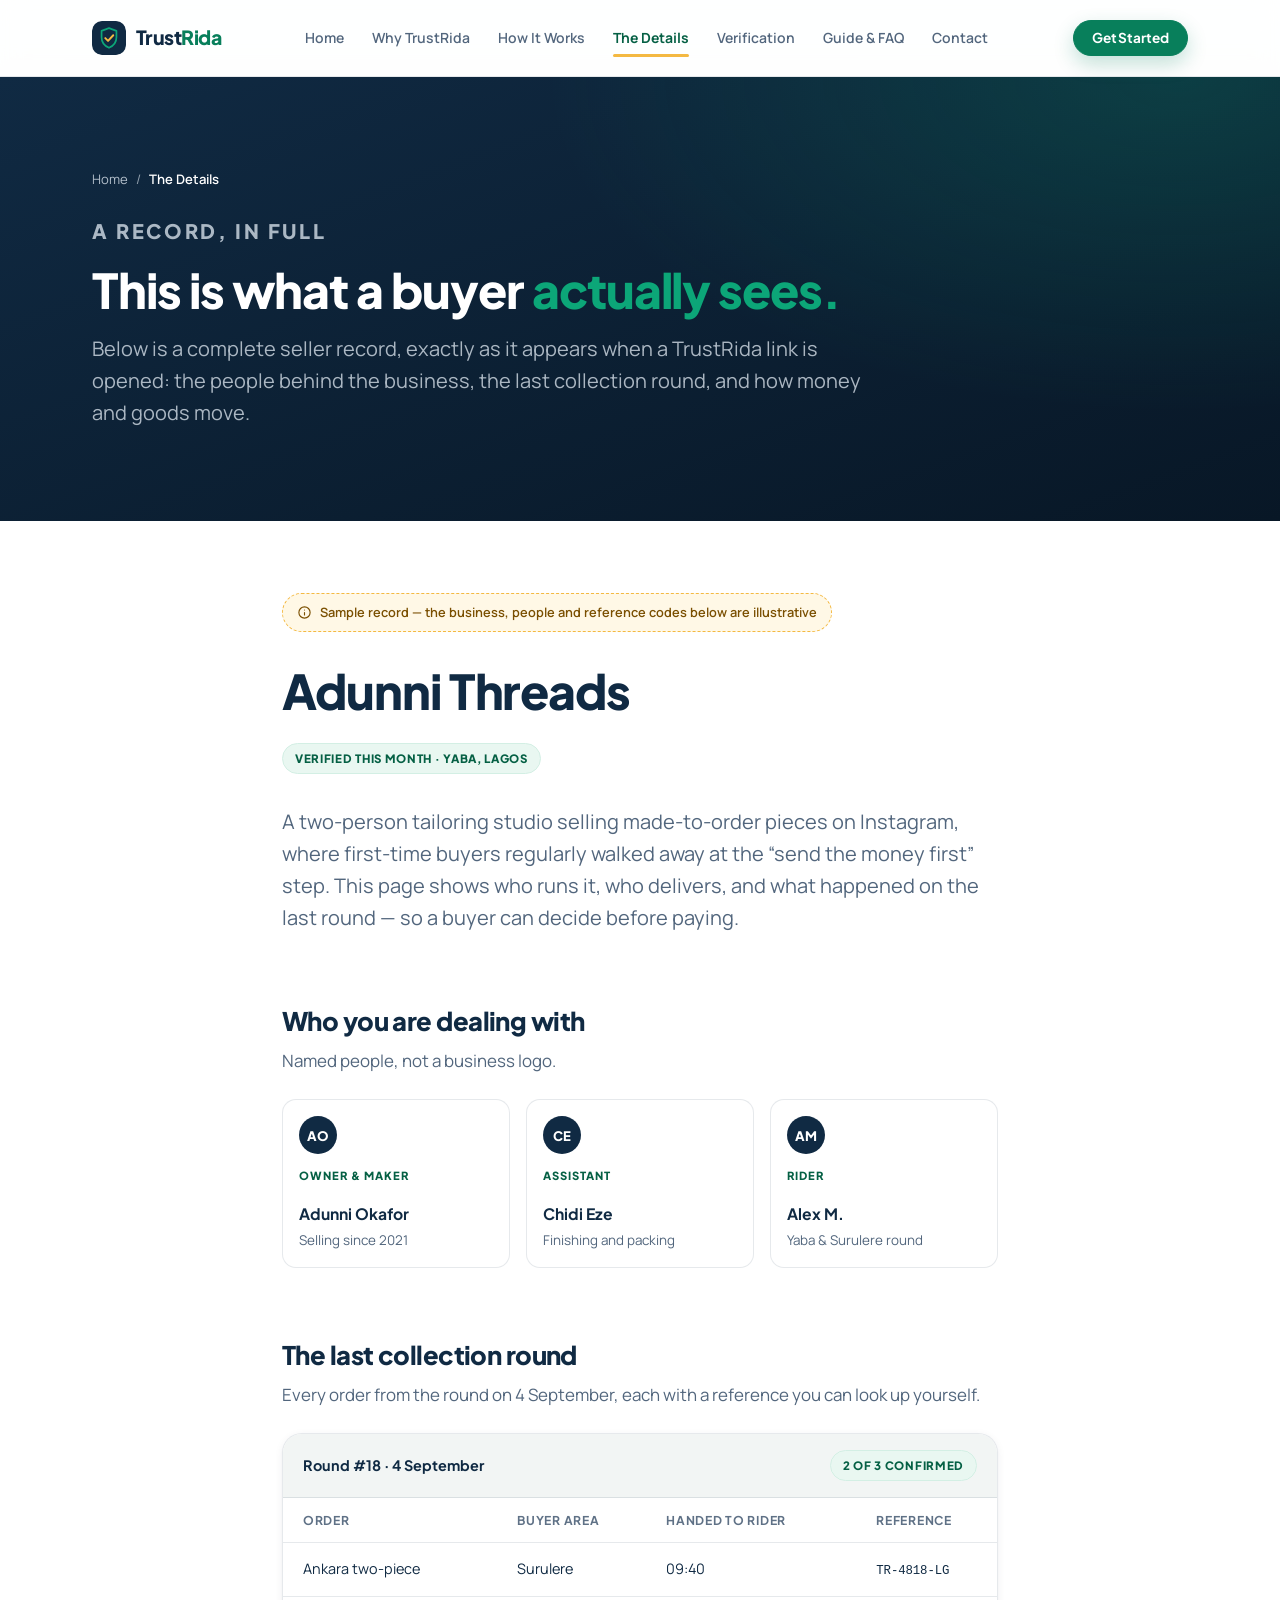
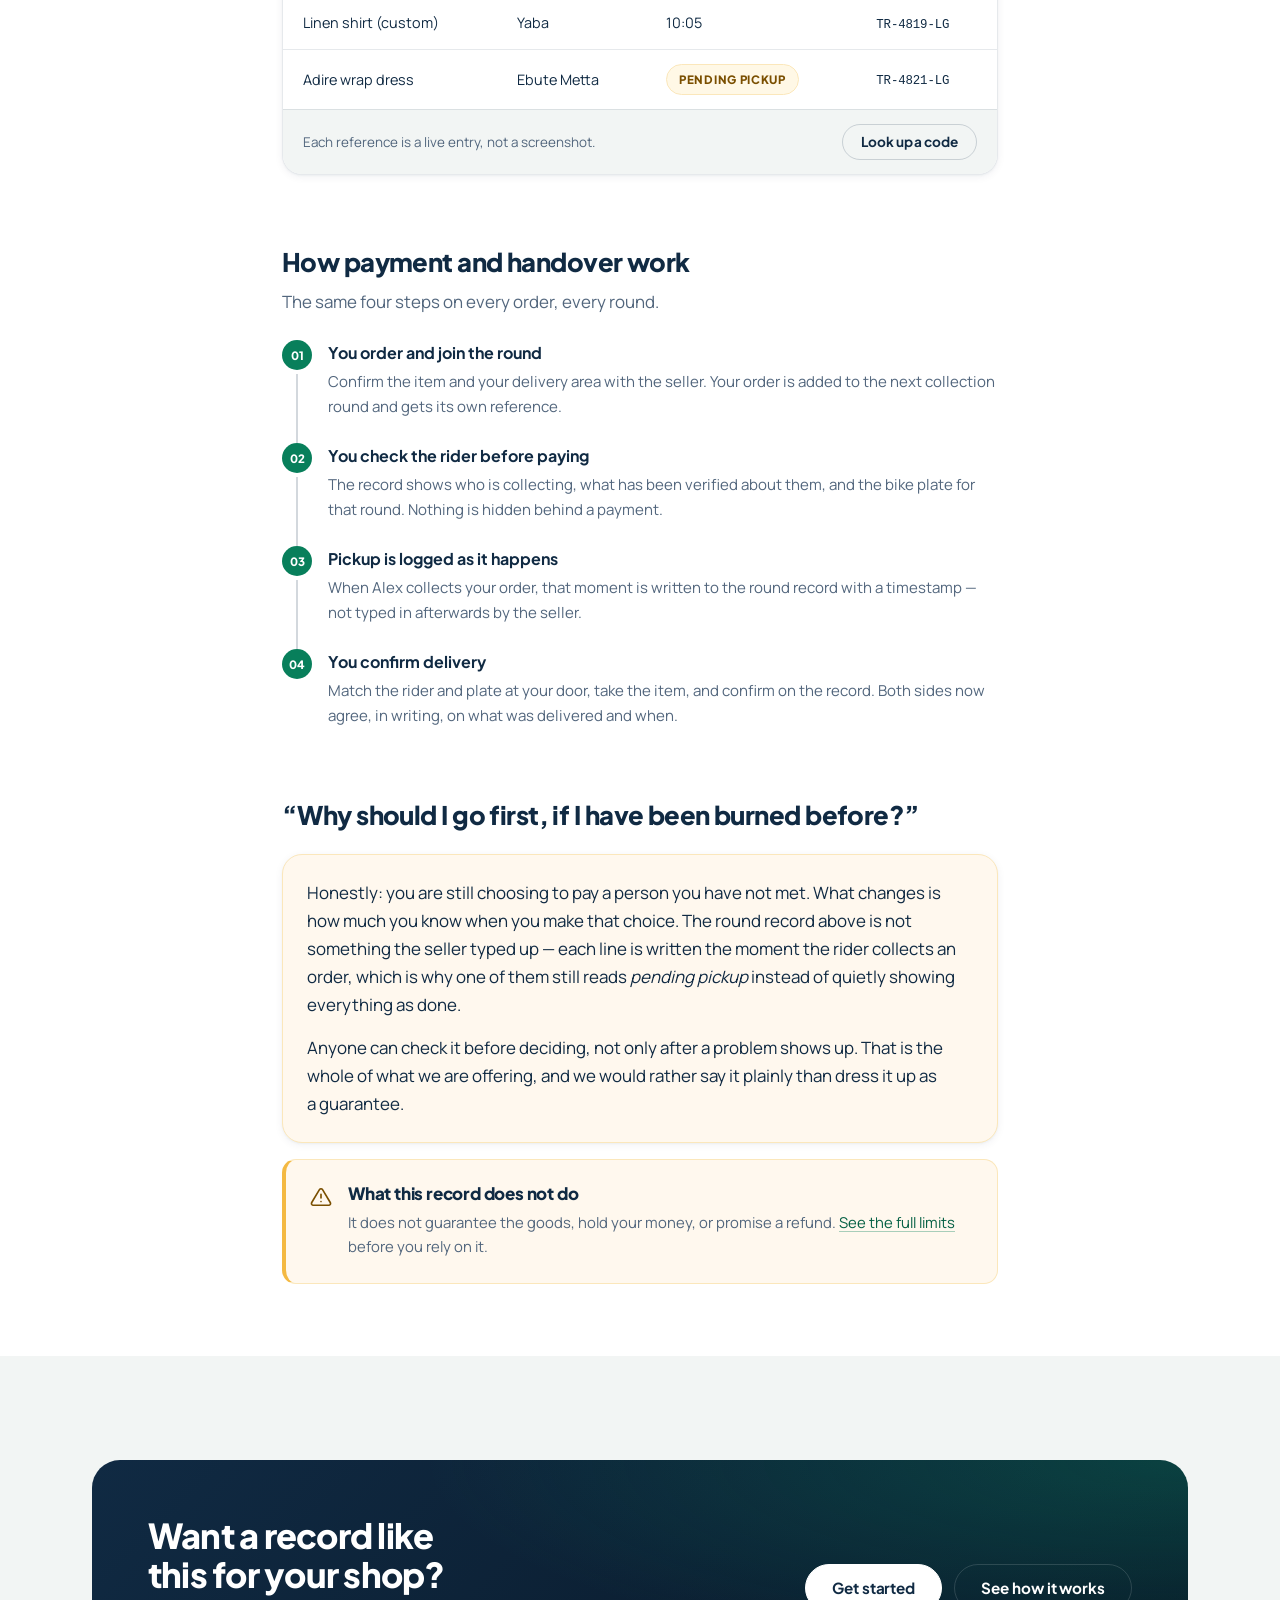
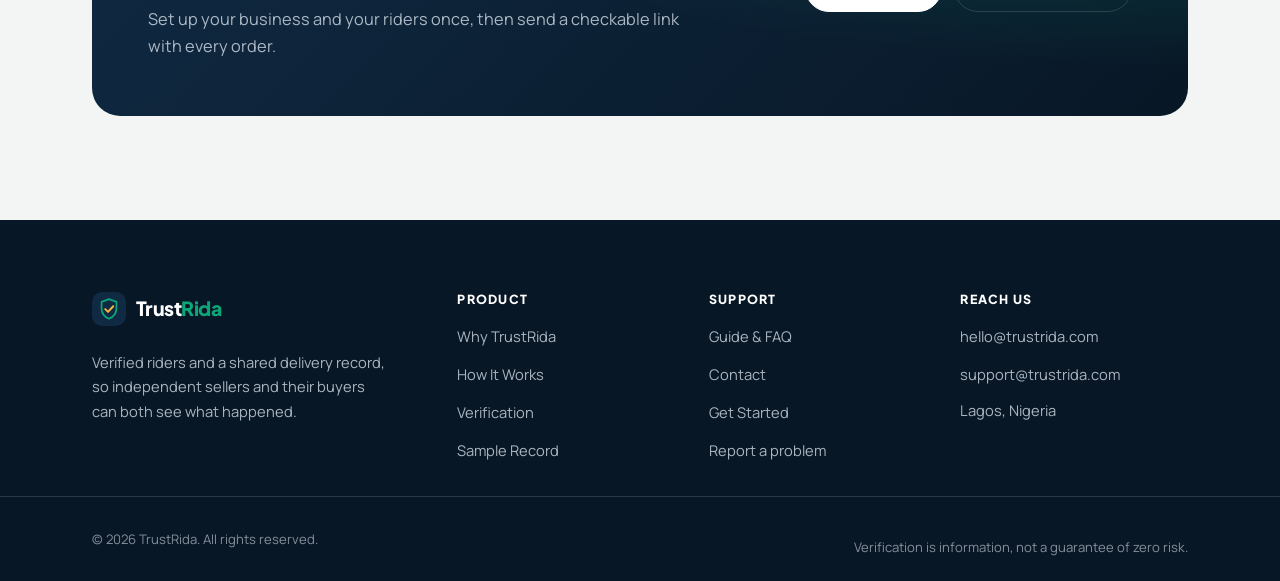
<file: oluwatoks.html>
<!DOCTYPE html>
<html lang="en">

<head>
    <meta charset="UTF-8">
    <meta name="viewport" content="width=device-width, initial-scale=1">
    <meta name="theme-color" content="#102a43">

    <title>The Details | A sample TrustRida seller record</title>
    <meta name="description" content="A walkthrough of a complete TrustRida seller record: who runs the business, who delivers, what happened on the last collection round, and how payment and handover work.">

    <meta property="og:type" content="website">
    <meta property="og:site_name" content="TrustRida">
    <meta property="og:title" content="The Details | A sample TrustRida seller record">
    <meta property="og:description" content="A walkthrough of a complete TrustRida seller record: who runs the business, who delivers, what happened on the last collection round, and how payment and handover work.">
    <meta name="twitter:card" content="summary_large_image">

    <link rel="icon" href="assets/favicon.svg" type="image/svg+xml">

    <link rel="preconnect" href="https://fonts.googleapis.com">
    <link rel="preconnect" href="https://fonts.gstatic.com" crossorigin>
    <link href="https://fonts.googleapis.com/css2?family=Manrope:wght@400;500;600;700&family=Plus+Jakarta+Sans:wght@600;700;800&display=swap" rel="stylesheet">

    <link rel="stylesheet" href="css/brand.css">
    <link rel="stylesheet" href="css/components.css">
    <link rel="stylesheet" href="css/pages.css">

    <script src="js/main.js" defer></script>
</head>

<body>

    <a class="skip-link" href="#main">Skip to main content</a>

    <header class="site-header">
        <div class="nav-container">

            <a class="logo" href="index.html" aria-label="TrustRida — home">
                <img class="logo-mark" src="assets/logo-mark.svg" alt="" width="34" height="34">
                <span class="logo-word">Trust<span>Rida</span></span>
            </a>

            <button class="nav-toggle" type="button" aria-expanded="false" aria-controls="primary-nav" aria-label="Toggle navigation menu">
                <span class="nav-toggle-bars" aria-hidden="true"></span>
            </button>

            <nav class="main-nav" id="primary-nav" aria-label="Primary">
                <a href="index.html">Home</a>
                <a href="Daelxsa.html">Why TrustRida</a>
                <a href="how-it-works.html">How It Works</a>
                <a href="oluwatoks.html" class="active" aria-current="page">The Details</a>
                <a href="energy.html">Verification</a>
                <a href="okakamushunu.html">Guide &amp; FAQ</a>
                <a href="contact.html">Contact</a>
            </nav>

            <div class="nav-cta">
                <a class="btn btn--primary btn--sm" href="erikah.html">Get Started</a>
            </div>

        </div>
    </header>

    <main id="main">

        <!-- ============ PAGE HERO ============ -->
        <section class="page-hero">
            <div class="container">
                <div class="page-hero__inner">
                    <nav class="crumb crumb--invert" aria-label="Breadcrumb">
                        <a href="index.html">Home</a>
                        <span aria-hidden="true">/</span>
                        <span aria-current="page">The Details</span>
                    </nav>

                    <p class="eyebrow eyebrow--invert">A record, in full</p>
                    <h1>This is what a buyer <em>actually sees.</em></h1>
                    <p>
                        Below is a complete seller record, exactly as it appears when a
                        TrustRida link is opened: the people behind the business, the last
                        collection round, and how money and goods move.
                    </p>
                </div>
            </div>
        </section>


        <!-- ============ SAMPLE NOTICE ============ -->
        <section class="section section--tight section--white">
            <div class="container container--narrow">

                <p class="sample-flag">
                    <svg viewBox="0 0 24 24" fill="none" stroke="currentColor" stroke-width="1.8" stroke-linecap="round" stroke-linejoin="round" aria-hidden="true"><circle cx="12" cy="12" r="9"/><path d="M12 16v-4M12 8h.01"/></svg>
                    Sample record &mdash; the business, people and reference codes below are illustrative
                </p>

                <div style="margin-top: var(--space-6);">
                    <h2 style="margin-bottom: var(--space-3);">Adunni Threads</h2>
                    <p class="badge badge--verified" style="margin-bottom: var(--space-4);">Verified this month &middot; Yaba, Lagos</p>
                    <p class="lede">
                        A two-person tailoring studio selling made-to-order pieces on Instagram,
                        where first-time buyers regularly walked away at the &ldquo;send the money
                        first&rdquo; step. This page shows who runs it, who delivers, and what
                        happened on the last round &mdash; so a buyer can decide before paying.
                    </p>
                </div>

            </div>
        </section>


        <!-- ============ THE PEOPLE ============ -->
        <section class="section section--tight section--white">
            <div class="container container--narrow">

                <h2 style="font-size: var(--step-2); margin-bottom: var(--space-2);">Who you are dealing with</h2>
                <p class="muted" style="margin-bottom: var(--space-5);">Named people, not a business logo.</p>

                <div class="people-grid">

                    <article class="person">
                        <span class="avatar avatar--sm" aria-hidden="true">AO</span>
                        <p class="person__role">Owner &amp; maker</p>
                        <p class="person__name">Adunni Okafor</p>
                        <p class="person__meta">Selling since 2021</p>
                    </article>

                    <article class="person">
                        <span class="avatar avatar--sm" aria-hidden="true">CE</span>
                        <p class="person__role">Assistant</p>
                        <p class="person__name">Chidi Eze</p>
                        <p class="person__meta">Finishing and packing</p>
                    </article>

                    <article class="person">
                        <span class="avatar avatar--sm" aria-hidden="true">AM</span>
                        <p class="person__role">Rider</p>
                        <p class="person__name">Alex M.</p>
                        <p class="person__meta">Yaba &amp; Surulere round</p>
                    </article>

                </div>

            </div>
        </section>


        <!-- ============ THE ROUND ============ -->
        <section class="section section--tight section--white">
            <div class="container container--narrow">

                <h2 style="font-size: var(--step-2); margin-bottom: var(--space-2);">The last collection round</h2>
                <p class="muted" style="margin-bottom: var(--space-5);">
                    Every order from the round on 4 September, each with a reference you can look up yourself.
                </p>

                <div class="table-wrap">

                    <div class="table-head">
                        <span>Round #18 &middot; 4 September</span>
                        <span class="badge badge--verified">2 of 3 confirmed</span>
                    </div>

                    <table class="data-table">
                        <caption class="visually-hidden">Orders in collection round 18, showing item, buyer area, handover time and reference code.</caption>
                        <thead>
                            <tr>
                                <th scope="col">Order</th>
                                <th scope="col">Buyer area</th>
                                <th scope="col">Handed to rider</th>
                                <th scope="col">Reference</th>
                            </tr>
                        </thead>
                        <tbody>
                            <tr>
                                <td>Ankara two-piece</td>
                                <td>Surulere</td>
                                <td>09:40</td>
                                <td><span class="mono">TR-4818-LG</span></td>
                            </tr>
                            <tr>
                                <td>Linen shirt (custom)</td>
                                <td>Yaba</td>
                                <td>10:05</td>
                                <td><span class="mono">TR-4819-LG</span></td>
                            </tr>
                            <tr>
                                <td>Adire wrap dress</td>
                                <td>Ebute Metta</td>
                                <td><span class="badge badge--pending">Pending pickup</span></td>
                                <td><span class="mono">TR-4821-LG</span></td>
                            </tr>
                        </tbody>
                    </table>

                    <div class="table-foot">
                        <span>Each reference is a live entry, not a screenshot.</span>
                        <a class="btn btn--secondary btn--sm" href="contact.html">Look up a code</a>
                    </div>

                </div>

            </div>
        </section>


        <!-- ============ PAYMENT & HANDOVER ============ -->
        <section class="section section--tight section--white">
            <div class="container container--narrow">

                <h2 style="font-size: var(--step-2); margin-bottom: var(--space-2);">How payment and handover work</h2>
                <p class="muted" style="margin-bottom: var(--space-5);">The same four steps on every order, every round.</p>

                <ol class="record-steps">
                    <li>
                        <strong>You order and join the round</strong>
                        <p>Confirm the item and your delivery area with the seller. Your order is added to the next collection round and gets its own reference.</p>
                    </li>
                    <li>
                        <strong>You check the rider before paying</strong>
                        <p>The record shows who is collecting, what has been verified about them, and the bike plate for that round. Nothing is hidden behind a payment.</p>
                    </li>
                    <li>
                        <strong>Pickup is logged as it happens</strong>
                        <p>When Alex collects your order, that moment is written to the round record with a timestamp &mdash; not typed in afterwards by the seller.</p>
                    </li>
                    <li>
                        <strong>You confirm delivery</strong>
                        <p>Match the rider and plate at your door, take the item, and confirm on the record. Both sides now agree, in writing, on what was delivered and when.</p>
                    </li>
                </ol>

            </div>
        </section>


        <!-- ============ THE HONEST BIT ============ -->
        <section class="section section--tight section--white">
            <div class="container container--narrow">

                <h2 style="font-size: var(--step-2); margin-bottom: var(--space-5);">
                    &ldquo;Why should I go first, if I have been burned before?&rdquo;
                </h2>

                <div class="card card--cream" style="margin-bottom: var(--space-4);">
                    <p style="margin-bottom: var(--space-4);">
                        Honestly: you are still choosing to pay a person you have not met.
                        What changes is how much you know when you make that choice. The
                        round record above is not something the seller typed up &mdash; each
                        line is written the moment the rider collects an order, which is why
                        one of them still reads <em>pending pickup</em> instead of quietly
                        showing everything as done.
                    </p>
                    <p>
                        Anyone can check it before deciding, not only after a problem shows up.
                        That is the whole of what we are offering, and we would rather say it
                        plainly than dress it up as a guarantee.
                    </p>
                </div>

                <div class="notice">
                    <svg viewBox="0 0 24 24" fill="none" stroke="currentColor" stroke-width="1.8" stroke-linecap="round" stroke-linejoin="round" aria-hidden="true"><path d="M10.3 3.9 1.9 18a2 2 0 0 0 1.7 3h16.8a2 2 0 0 0 1.7-3L13.7 3.9a2 2 0 0 0-3.4 0Z"/><path d="M12 9v4M12 17h.01"/></svg>
                    <div>
                        <h3>What this record does not do</h3>
                        <p>It does not guarantee the goods, hold your money, or promise a refund. <a href="energy.html#limits">See the full limits</a> before you rely on it.</p>
                    </div>
                </div>

            </div>
        </section>


        <!-- ============ CTA ============ -->
        <section class="section section--sunken">
            <div class="container">
                <div class="cta-band">
                    <div class="cta-band__text">
                        <h2>Want a record like this for your shop?</h2>
                        <p>Set up your business and your riders once, then send a checkable link with every order.</p>
                    </div>
                    <div class="btn-row">
                        <a class="btn btn--invert" href="erikah.html">Get started</a>
                        <a class="btn btn--ghost-invert" href="how-it-works.html">See how it works</a>
                    </div>
                </div>
            </div>
        </section>

    </main>

    <footer class="site-footer">

        <div class="footer-container">

            <div class="footer-brand">
                <a class="logo" href="index.html" aria-label="TrustRida — home">
                    <img class="logo-mark" src="assets/logo-mark.svg" alt="" width="34" height="34">
                    <span class="logo-word">Trust<span>Rida</span></span>
                </a>
                <p>Verified riders and a shared delivery record, so independent sellers and their buyers can both see what happened.</p>
            </div>

            <div class="footer-col">
                <h3>Product</h3>
                <ul>
                    <li><a href="Daelxsa.html">Why TrustRida</a></li>
                    <li><a href="how-it-works.html">How It Works</a></li>
                    <li><a href="energy.html">Verification</a></li>
                    <li><a href="oluwatoks.html">Sample Record</a></li>
                </ul>
            </div>

            <div class="footer-col">
                <h3>Support</h3>
                <ul>
                    <li><a href="okakamushunu.html">Guide &amp; FAQ</a></li>
                    <li><a href="contact.html">Contact</a></li>
                    <li><a href="erikah.html">Get Started</a></li>
                    <li><a href="energy.html#report">Report a problem</a></li>
                </ul>
            </div>

            <div class="footer-col">
                <h3>Reach us</h3>
                <ul>
                    <li><a href="mailto:hello@trustrida.com">hello@trustrida.com</a></li>
                    <li><a href="mailto:support@trustrida.com">support@trustrida.com</a></li>
                    <li><p>Lagos, Nigeria</p></li>
                </ul>
            </div>

        </div>

        <div class="footer-bottom">
            <div class="footer-bottom__inner">
                <p>&copy; <span data-year>2026</span> TrustRida. All rights reserved.</p>
                <p>Verification is information, not a guarantee of zero risk.</p>
            </div>
        </div>

    </footer>

</body>

</html>
</file>
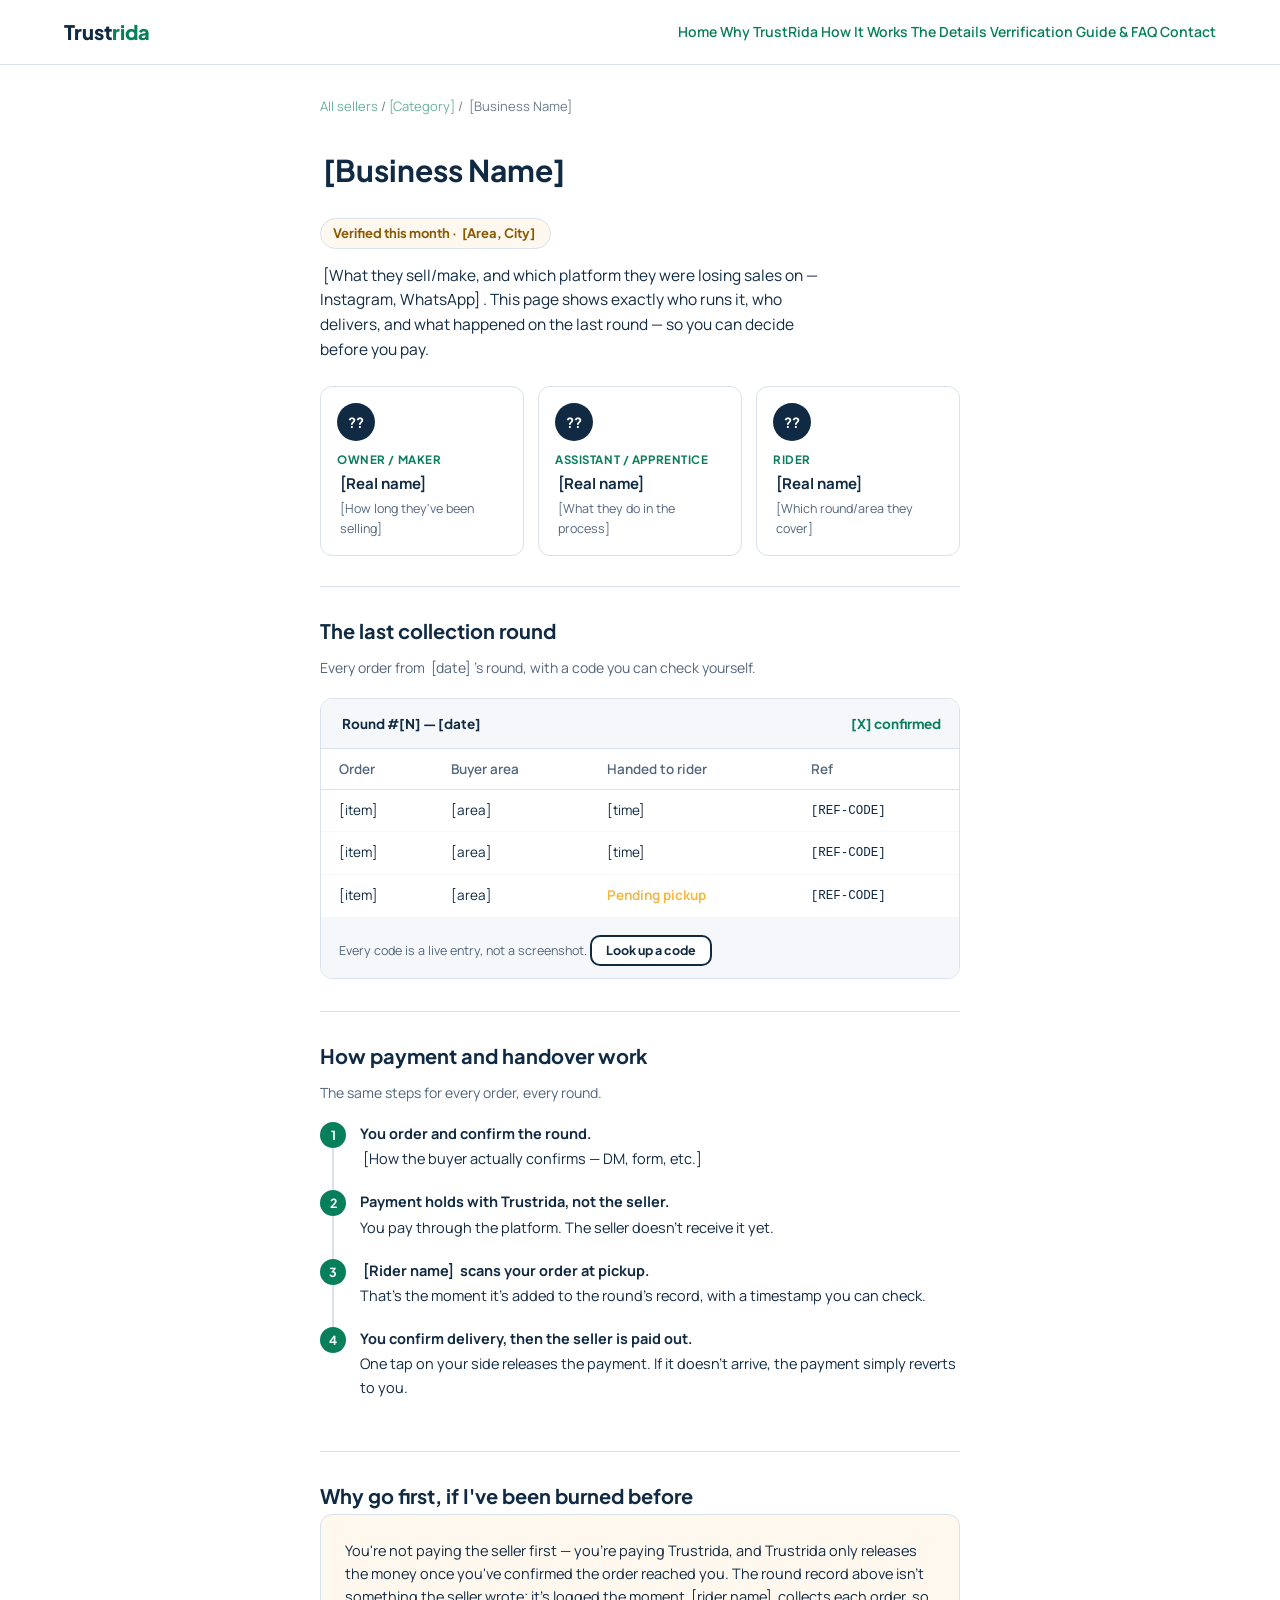
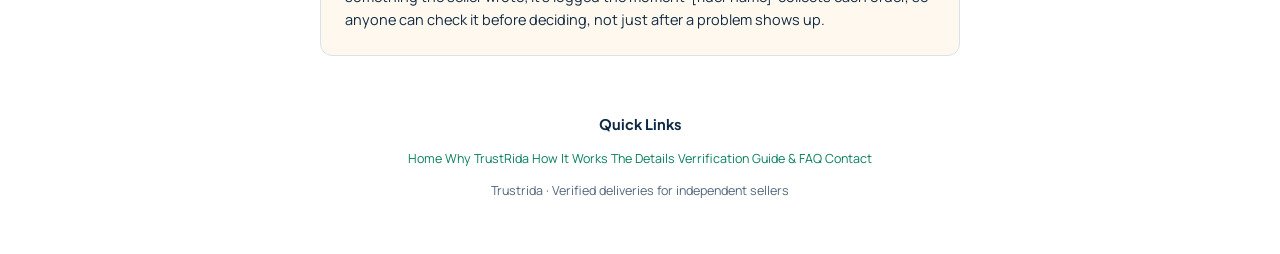
<file: oluwatoksfile.html>
<!DOCTYPE html>
<html lang="en">
<head>
<meta charset="UTF-8">
<meta name="viewport" content="width=device-width, initial-scale=1.0">
<title>[Business Name] — Trustrida</title>
<link rel="preconnect" href="https://fonts.googleapis.com">
<link href="https://fonts.googleapis.com/css2?family=Plus+Jakarta+Sans:wght@600;700;800&family=Manrope:wght@400;500;600;700&display=swap" rel="stylesheet">
<style>
/* =========================================
   TRUSTRIDA BRAND STYLES
   ========================================= */

:root {
  --trust-green: #087f5b;
  --trust-green-dark: #066b4d;
  --deep-navy: #102a43;
  --amber: #F4B942;
  --warm-cream: #fff8ee;
  --white: #ffffff;
  --light-gray: #f5f7fa;
  --border: #d9e2ec;

  --display-font: "Plus Jakarta Sans", sans-serif;
  --body-font: "Manrope", sans-serif;
}

/* BASIC PAGE STYLES */
*,
*::before,
*::after {
  box-sizing: border-box;
}

html {
  scroll-behavior: smooth;
}

body {
  margin: 0;
  color: var(--deep-navy);
  background-color: var(--white);
  font-family: var(--body-font);
  line-height: 1.6;
}

/* HEADINGS */
h1,
h2,
h3,
h4 {
  margin-top: 0;
  color: var(--deep-navy);
  font-family: var(--display-font);
  line-height: 1.2;
}

/* LINKS */
a {
  color: var(--trust-green);
  text-decoration: none;
}

a:hover {
  text-decoration: underline;
}

a:focus-visible,
button:focus-visible {
  outline: 3px solid var(--amber);
  outline-offset: 3px;
}

/* BUTTONS */
.btn {
  display: inline-block;
  padding: 12px 20px;
  border: 2px solid transparent;
  border-radius: 10px;
  font-family: var(--display-font);
  font-weight: 700;
  line-height: 1.2;
  text-align: center;
  text-decoration: none;
  cursor: pointer;
  transition:
    background-color 0.2s ease,
    color 0.2s ease,
    border-color 0.2s ease,
    opacity 0.2s ease;
}

.btn:hover {
  text-decoration: none;
}

.btn-primary {
  color: var(--white);
  background-color: var(--trust-green);
  border-color: var(--trust-green);
}

.btn-primary:hover {
  background-color: var(--trust-green-dark);
  border-color: var(--trust-green-dark);
}

.btn-secondary {
  color: var(--deep-navy);
  background-color: var(--white);
  border-color: var(--deep-navy);
}

.btn-secondary:hover {
  color: var(--white);
  background-color: var(--deep-navy);
}

.btn:disabled,
.btn[aria-disabled="true"] {
  opacity: 0.6;
  cursor: not-allowed;
}

/* CARDS */
.card {
  padding: 24px;
  background-color: var(--white);
  border: 1px solid var(--border);
  border-radius: 12px;
}

/* STATUS LABELS */
.status-verified,
.status-pending {
  font-weight: 700;
}

.status-verified {
  color: var(--trust-green);
}

.status-pending {
  color: var(--amber);
}

/* COMMON CONTAINER */
.container {
  width: min(90%, 1200px);
  margin-inline: auto;
}

/* =========================================
   PAGE-SPECIFIC STYLES (Seat 5 — Detail Page)
   ========================================= */

.crumb { font-size: 13px; color: var(--deep-navy); opacity: 0.6; padding-top: 18px; }
.crumb a { color: var(--trust-green); }

.hero { padding: 22px 0 30px; border-bottom: 1px solid var(--border); }
.hero h1 { font-size: 30px; }
.hero .tag {
  display: inline-block; margin-top: 10px;
  font-family: var(--display-font); font-size: 13px; font-weight: 700;
  color: #8a5a00; background: var(--warm-cream);
  border: 1px solid var(--border); border-radius: 999px; padding: 4px 12px;
}
.hero p.lede { margin-top: 14px; max-width: 56ch; font-size: 15.5px; }

.people { display: flex; gap: 14px; margin-top: 24px; flex-wrap: wrap; }
.person { flex: 1 1 160px; padding: 16px; }
.person .avatar {
  width: 38px; height: 38px; border-radius: 50%;
  background: var(--deep-navy); color: var(--white);
  font-family: var(--display-font); font-weight: 700; font-size: 14px;
  display: flex; align-items: center; justify-content: center; margin-bottom: 10px;
}
.person .role {
  font-family: var(--display-font); font-size: 11.5px; font-weight: 700;
  text-transform: uppercase; letter-spacing: 0.05em; color: var(--trust-green); margin-bottom: 3px;
}
.person .name { font-size: 15px; font-weight: 700; }
.person .meta { font-size: 12.5px; color: #52667d; margin-top: 3px; }

section.block { padding: 32px 0; border-bottom: 1px solid var(--border); }
section.block:last-of-type { border-bottom: none; }
section.block h2 { font-size: 20px; margin-bottom: 6px; }
section.block .sub { font-size: 14px; color: #52667d; margin-bottom: 18px; }

.record-card { padding: 0; overflow: hidden; }
.record-head {
  padding: 14px 18px; background: var(--light-gray); border-bottom: 1px solid var(--border);
  display: flex; justify-content: space-between; align-items: center;
  font-family: var(--display-font); font-size: 13.5px; font-weight: 700;
}
table.record { width: 100%; border-collapse: collapse; font-size: 13.5px; }
table.record th { text-align: left; font-weight: 600; color: #52667d; padding: 10px 18px 8px; border-bottom: 1px solid var(--border); }
table.record td { padding: 10px 18px; border-bottom: 1px solid var(--light-gray); }
table.record tr:last-child td { border-bottom: none; }
.code { font-family: 'SF Mono', Consolas, monospace; font-size: 12.5px; color: var(--deep-navy); }
.check-note { padding: 12px 18px; font-size: 12.5px; color: #52667d; background: var(--light-gray); }

ol.steps { list-style: none; margin: 0; padding: 0; counter-reset: step; }
ol.steps li { counter-increment: step; position: relative; padding: 0 0 20px 40px; font-size: 14.5px; }
ol.steps li::before {
  content: counter(step); position: absolute; left: 0; top: 0;
  width: 26px; height: 26px; border-radius: 50%; background: var(--trust-green); color: var(--white);
  font-family: var(--display-font); font-size: 12.5px; font-weight: 700;
  display: flex; align-items: center; justify-content: center;
}
ol.steps li strong { display: block; margin-bottom: 2px; }
ol.steps li:not(:last-child)::after {
  content: ''; position: absolute; left: 12px; top: 26px;
  width: 2px; height: calc(100% - 26px); background: var(--border);
}

.trust-card { background: var(--warm-cream); border-color: var(--border); }
.trust-card p { font-size: 14.5px; margin: 0; }

header.site { border-bottom: 1px solid var(--border); padding: 16px 0; }
header.site .container { display: flex; align-items: center; justify-content: space-between; }
header.site .logo { font-family: var(--display-font); font-weight: 800; font-size: 20px; color: var(--deep-navy); }
header.site .logo span { color: var(--trust-green); }
header.site nav a { font-size: 14px; font-weight: 600; }

footer.site { padding: 28px 0 40px; text-align: center; font-size: 12.5px; color: #52667d; }

.fill { background: #d7f2e6.; padding: 0 3px; border-radius: 3px; }
</style>
</head>
<body>

<header class="site">
  <div class="container">
    <div class="logo">Trust<span>rida</span></div>
    <nav class="main-nav" aria-label="Main navigation">
      <a href="index.html">Home</a>
      <a href="Daelxsa.html">Why TrustRida</a>
      <a href="how-it-works.html">How It Works</a>
      <a href="oluwatoks.html" class="active" aria-current="page">The Details</a>
      <a href="energy.html">Verrification</a>
      <a href="okakamushunu.html">Guide &amp; FAQ</a>
      <a href="contact.html">Contact</a>
    </nav>
  </div>
</header>

<div class="container" style="max-width: 640px;">

  <p class="crumb"><a href="#">All sellers</a> / <a href="#">[Category]</a> / <span class="fill">[Business Name]</span></p>

  <div class="hero">
    <h1><span class="fill">[Business Name]</span></h1>
    <span class="tag">Verified this month · <span class="fill">[Area, City]</span></span>
    <p class="lede"><span class="fill">[What they sell/make, and which platform they were losing sales on — Instagram, WhatsApp]</span>. This page shows exactly who runs it, who delivers, and what happened on the last round — so you can decide before you pay.</p>

    <div class="people">
      <div class="person card">
        <div class="avatar">??</div>
        <div class="role">Owner / maker</div>
        <div class="name fill">[Real name]</div>
        <div class="meta fill">[How long they've been selling]</div>
      </div>
      <div class="person card">
        <div class="avatar">??</div>
        <div class="role">Assistant / apprentice</div>
        <div class="name fill">[Real name]</div>
        <div class="meta fill">[What they do in the process]</div>
      </div>
      <div class="person card">
        <div class="avatar">??</div>
        <div class="role">Rider</div>
        <div class="name fill">[Real name]</div>
        <div class="meta fill">[Which round/area they cover]</div>
      </div>
    </div>
  </div>

  <section class="block">
    <h2>The last collection round</h2>
    <p class="sub">Every order from <span class="fill">[date]</span>'s round, with a code you can check yourself.</p>

    <div class="record-card card">
      <div class="record-head">
        <span class="fill">Round #[N] — [date]</span>
        <span class="status-verified">[X] confirmed</span>
      </div>
      <table class="record">
        <thead>
          <tr><th>Order</th><th>Buyer area</th><th>Handed to rider</th><th>Ref</th></tr>
        </thead>
        <tbody>
          <tr><td class="fill">[item]</td><td class="fill">[area]</td><td class="fill">[time]</td><td class="code fill">[REF-CODE]</td></tr>
          <tr><td class="fill">[item]</td><td class="fill">[area]</td><td class="fill">[time]</td><td class="code fill">[REF-CODE]</td></tr>
          <tr><td class="fill">[item]</td><td class="fill">[area]</td><td class="status-pending">Pending pickup</td><td class="code fill">[REF-CODE]</td></tr>
        </tbody>
      </table>
      <div class="check-note">Every code is a live entry, not a screenshot. <a href="#" class="btn btn-secondary" style="padding:6px 14px; font-size:12.5px; margin-top:6px;">Look up a code</a></div>
    </div>
  </section>

  <section class="block">
    <h2>How payment and handover work</h2>
    <p class="sub">The same steps for every order, every round.</p>
    <ol class="steps">
      <li><strong>You order and confirm the round.</strong> <span class="fill">[How the buyer actually confirms — DM, form, etc.]</span></li>
      <li><strong>Payment holds with Trustrida, not the seller.</strong> You pay through the platform. The seller doesn't receive it yet.</li>
      <li><strong><span class="fill">[Rider name]</span> scans your order at pickup.</strong> That's the moment it's added to the round's record, with a timestamp you can check.</li>
      <li><strong>You confirm delivery, then the seller is paid out.</strong> One tap on your side releases the payment. If it doesn't arrive, the payment simply reverts to you.</li>
    </ol>
  </section>

  <section class="block">
    <h2>Why go first, if I've been burned before</h2>
    <div class="trust-card card">
      <p>You're not paying the seller first — you're paying Trustrida, and Trustrida only releases the money once you've confirmed the order reached you. The round record above isn't something the seller wrote; it's logged the moment <span class="fill">[rider name]</span> collects each order, so anyone can check it before deciding, not just after a problem shows up.</p>
    </div>
  </section>

</div>

<footer class="site">
  <div class="footer-links">
    <h3>Quick Links</h3>
    <a href="index.html">Home</a>
    <a href="Daelxsa.html">Why TrustRida</a>
    <a href="how-it-works.html">How It Works</a>
    <a href="oluwatoks.html" class="active" aria-current="page">The Details</a>
    <a href="energy.html">Verrification</a>
    <a href="okakamushunu.html">Guide &amp; FAQ</a>
    <a href="contact.html">Contact</a>
  </div>
  <p>Trustrida · Verified deliveries for independent sellers</p>
</footer>

</body>
</html>
</file>
<file: css/brand.css>
/* =========================================================
   TRUSTRIDA — BRAND FOUNDATION
   Design tokens, reset, typography, buttons, form controls.
   Load order: brand.css -> components.css -> pages.css
   ========================================================= */

:root {
  /* --- Brand palette --------------------------------- */
  --navy-900: #081726;
  --navy-800: #0d2138;
  --navy-700: #102a43;
  --navy-600: #1b3a57;

  --green-700: #056044;
  --green-600: #087f5b;
  --green-500: #0ca678;
  --green-100: #d3efe4;
  --green-50: #e9f7f1;

  --amber-700: #7a4f00;
  --amber-500: #f4b942;
  --amber-100: #fbe7bb;
  --amber-50: #fff8e6;

  --danger-700: #8f1d15;
  --danger-600: #b42318;
  --danger-50: #fff2f0;

  /* --- Semantic surfaces ----------------------------- */
  --page: #f6f8f7;
  --surface: #ffffff;
  --surface-sunken: #f2f5f4;
  --surface-cream: #fff8ee;
  --surface-invert: var(--navy-700);

  /* --- Text ------------------------------------------ */
  --ink: #102a43;
  --ink-muted: #52667d;
  --ink-soft: #5f7186;
  --ink-invert: #ffffff;
  --ink-invert-muted: rgba(233, 241, 249, 0.72);

  /* --- Lines & shadows ------------------------------- */
  --line: rgba(16, 42, 67, 0.1);
  --line-strong: rgba(16, 42, 67, 0.18);
  --line-invert: rgba(255, 255, 255, 0.14);

  --shadow-xs: 0 1px 2px rgba(16, 42, 67, 0.06);
  --shadow-sm: 0 2px 8px rgba(16, 42, 67, 0.06), 0 1px 2px rgba(16, 42, 67, 0.04);
  --shadow-md: 0 10px 24px rgba(16, 42, 67, 0.08), 0 2px 6px rgba(16, 42, 67, 0.04);
  --shadow-lg: 0 24px 48px rgba(16, 42, 67, 0.12), 0 4px 12px rgba(16, 42, 67, 0.05);

  /* --- Radii ----------------------------------------- */
  --radius-xs: 6px;
  --radius-sm: 10px;
  --radius-md: 14px;
  --radius-lg: 20px;
  --radius-xl: 28px;
  --radius-pill: 999px;

  /* --- Spacing scale --------------------------------- */
  --space-1: 4px;
  --space-2: 8px;
  --space-3: 12px;
  --space-4: 16px;
  --space-5: 24px;
  --space-6: 32px;
  --space-7: 48px;
  --space-8: 64px;
  --space-9: 88px;

  /* --- Layout ---------------------------------------- */
  --container: 1160px;
  --container-narrow: 780px;
  --gutter: clamp(20px, 5vw, 32px);
  --section-y: clamp(64px, 9vw, 104px);
  --header-h: 76px;

  /* --- Type ------------------------------------------ */
  --font-display: "Plus Jakarta Sans", "Segoe UI", system-ui, -apple-system, sans-serif;
  --font-body: "Manrope", "Segoe UI", system-ui, -apple-system, sans-serif;
  --font-mono: ui-monospace, "SF Mono", "Cascadia Mono", Menlo, Consolas, monospace;

  --step--1: clamp(0.82rem, 0.79rem + 0.13vw, 0.88rem);
  --step-0: clamp(0.98rem, 0.95rem + 0.16vw, 1.06rem);
  --step-1: clamp(1.1rem, 1.04rem + 0.3vw, 1.25rem);
  --step-2: clamp(1.3rem, 1.19rem + 0.55vw, 1.6rem);
  --step-3: clamp(1.6rem, 1.4rem + 1vw, 2.15rem);
  --step-4: clamp(2rem, 1.6rem + 1.9vw, 3rem);
  --step-5: clamp(2.4rem, 1.75rem + 3.1vw, 4.1rem);

  --ease: cubic-bezier(0.22, 0.61, 0.36, 1);
  --speed: 0.22s;
}

/* =========================================================
   RESET
   ========================================================= */

*,
*::before,
*::after {
  box-sizing: border-box;
}

* {
  margin: 0;
}

html {
  -webkit-text-size-adjust: 100%;
  scroll-behavior: smooth;
  scroll-padding-top: calc(var(--header-h) + 16px);
}

body {
  min-height: 100vh;
  background: var(--page);
  color: var(--ink);
  font-family: var(--font-body);
  font-size: var(--step-0);
  line-height: 1.65;
  font-weight: 400;
  -webkit-font-smoothing: antialiased;
  text-rendering: optimizeLegibility;
  overflow-x: hidden;
}

img,
svg,
video {
  display: block;
  max-width: 100%;
}

img {
  height: auto;
}

input,
button,
textarea,
select {
  font: inherit;
  color: inherit;
}

button {
  background: none;
  border: 0;
  padding: 0;
  cursor: pointer;
}

ul,
ol {
  padding: 0;
  list-style: none;
}

table {
  border-collapse: collapse;
  width: 100%;
}

/* =========================================================
   TYPOGRAPHY
   ========================================================= */

h1,
h2,
h3,
h4,
h5 {
  font-family: var(--font-display);
  color: var(--ink);
  font-weight: 800;
  line-height: 1.14;
  letter-spacing: -0.022em;
  text-wrap: balance;
}

h1 { font-size: var(--step-5); }
h2 { font-size: var(--step-4); }
h3 { font-size: var(--step-2); letter-spacing: -0.012em; }
h4 { font-size: var(--step-1); font-weight: 700; letter-spacing: -0.008em; }
h5 { font-size: var(--step-0); font-weight: 700; letter-spacing: 0; }

p {
  text-wrap: pretty;
}

/* Default vertical rhythm for free-flowing content. Zero specificity via
   :where(), so component rules always win. Components that manage their own
   spacing are opted out below. */
:where(h1, h2, h3, h4, h5) + :where(p, ul, ol) {
  margin-top: var(--space-3);
}

:where(p) + :where(p, ul, ol),
:where(ul, ol) + :where(p) {
  margin-top: var(--space-4);
}

/* Components set their own heading margins — do not stack a second gap. */
:where(.feature-card, .step-card, .role-card, .person, .contact-item, .notice,
  .limit-card, .pair-card__problem, .pair-card__solution, .proof-card__rider,
  .proof-card__head, .card, .section-header, .cta-band, .report-item,
  .faq-nav, .form-panel, .track-card) :where(h1, h2, h3, h4, h5) + :where(p, ul, ol) {
  margin-top: 0;
}

.lede {
  font-size: var(--step-1);
  line-height: 1.6;
  color: var(--ink-muted);
}

.muted { color: var(--ink-muted); }
.small { font-size: var(--step--1); }
.mono { font-family: var(--font-mono); font-size: 0.86em; letter-spacing: -0.01em; }

a {
  color: var(--green-700);
  text-decoration-color: rgba(8, 127, 91, 0.35);
  text-underline-offset: 3px;
  transition: color var(--speed) var(--ease);
}

a:hover {
  color: var(--green-600);
}

:focus-visible {
  outline: 3px solid var(--amber-500);
  outline-offset: 3px;
  border-radius: 3px;
}

::selection {
  background: var(--green-100);
  color: var(--navy-700);
}

/* Eyebrow / kicker */
.eyebrow {
  display: inline-block;
  margin-bottom: var(--space-4);
  font-family: var(--font-display);
  font-size: 0.75rem;
  font-weight: 800;
  letter-spacing: 0.13em;
  text-transform: uppercase;
  color: var(--green-600);
}

.eyebrow--invert { color: var(--green-500); }
.eyebrow--amber { color: var(--amber-700); }

/* =========================================================
   LAYOUT PRIMITIVES
   ========================================================= */

.container {
  width: 100%;
  max-width: var(--container);
  margin-inline: auto;
  padding-inline: var(--gutter);
}

.container--narrow { max-width: var(--container-narrow); }

.section {
  padding-block: var(--section-y);
}

.section--tight { padding-block: clamp(48px, 6vw, 72px); }

/* Consecutive tight sections on the same background read as one continuous
   document, so collapse the doubled padding between them. */
.section--tight + .section--tight { padding-top: 0; }
.section--cream { background: var(--surface-cream); }
.section--sunken { background: var(--surface-sunken); }
.section--white { background: var(--surface); }

.section--invert {
  background: var(--navy-700);
  color: var(--ink-invert);
}

.section--invert h2,
.section--invert h3 { color: var(--ink-invert); }

.section--invert p { color: var(--ink-invert-muted); }

.stack > * + * { margin-top: var(--space-4); }

.skip-link {
  position: absolute;
  left: 16px;
  top: -80px;
  z-index: 2000;
  padding: 12px 20px;
  border-radius: 0 0 var(--radius-sm) var(--radius-sm);
  background: var(--green-600);
  color: #fff;
  font-family: var(--font-display);
  font-weight: 700;
  text-decoration: none;
  transition: top var(--speed) var(--ease);
}

.skip-link:focus {
  top: 0;
  color: #fff;
}

.visually-hidden {
  position: absolute !important;
  width: 1px;
  height: 1px;
  margin: -1px;
  padding: 0;
  overflow: hidden;
  clip: rect(0 0 0 0);
  clip-path: inset(50%);
  white-space: nowrap;
  border: 0;
}

/* =========================================================
   BUTTONS
   ========================================================= */

.btn {
  --btn-bg: var(--green-600);
  --btn-fg: #fff;
  --btn-border: var(--green-600);
  display: inline-flex;
  align-items: center;
  justify-content: center;
  gap: 10px;
  padding: 14px 26px;
  border: 1.5px solid var(--btn-border);
  border-radius: var(--radius-pill);
  background: var(--btn-bg);
  color: var(--btn-fg);
  font-family: var(--font-display);
  font-size: 0.95rem;
  font-weight: 700;
  line-height: 1.2;
  letter-spacing: -0.005em;
  text-align: center;
  text-decoration: none;
  cursor: pointer;
  transition:
    background-color var(--speed) var(--ease),
    border-color var(--speed) var(--ease),
    color var(--speed) var(--ease),
    box-shadow var(--speed) var(--ease),
    transform var(--speed) var(--ease);
}

.btn:hover {
  color: var(--btn-fg);
  transform: translateY(-2px);
}

.btn:active { transform: translateY(0); }

.btn svg {
  width: 18px;
  height: 18px;
  flex: none;
}

.btn--primary {
  box-shadow: 0 8px 20px rgba(8, 127, 91, 0.24);
}

.btn--primary:hover {
  --btn-bg: var(--green-700);
  --btn-border: var(--green-700);
  box-shadow: 0 12px 26px rgba(8, 127, 91, 0.3);
}

.btn--secondary {
  --btn-bg: transparent;
  --btn-fg: var(--navy-700);
  --btn-border: var(--line-strong);
}

.btn--secondary:hover {
  --btn-bg: var(--surface);
  --btn-border: var(--navy-700);
  box-shadow: var(--shadow-sm);
}

.btn--invert {
  --btn-bg: #fff;
  --btn-fg: var(--navy-700);
  --btn-border: #fff;
}

.btn--invert:hover {
  --btn-bg: var(--green-50);
  --btn-border: var(--green-50);
}

.btn--ghost-invert {
  --btn-bg: transparent;
  --btn-fg: #fff;
  --btn-border: var(--line-invert);
}

.btn--ghost-invert:hover {
  --btn-bg: rgba(255, 255, 255, 0.08);
  --btn-border: rgba(255, 255, 255, 0.5);
}

.btn--sm {
  padding: 9px 18px;
  font-size: 0.85rem;
}

.btn--block { width: 100%; }

.btn[disabled],
.btn[aria-disabled="true"] {
  opacity: 0.55;
  cursor: not-allowed;
  transform: none;
}

.btn-row {
  display: flex;
  flex-wrap: wrap;
  gap: var(--space-3);
}

/* Text link with arrow */
.link-arrow {
  display: inline-flex;
  align-items: center;
  gap: 8px;
  font-family: var(--font-display);
  font-weight: 700;
  font-size: 0.92rem;
  text-decoration: none;
  color: var(--green-700);
}

.link-arrow svg {
  width: 16px;
  height: 16px;
  transition: transform var(--speed) var(--ease);
}

.link-arrow:hover svg { transform: translateX(4px); }

/* =========================================================
   SURFACES
   ========================================================= */

.card {
  padding: var(--space-5);
  background: var(--surface);
  border: 1px solid var(--line);
  border-radius: var(--radius-lg);
  box-shadow: var(--shadow-sm);
}

.card--flat { box-shadow: none; }

.card--cream {
  background: var(--surface-cream);
  border-color: var(--amber-100);
}

/* =========================================================
   BADGES & STATUS
   ========================================================= */

.badge {
  display: inline-flex;
  align-items: center;
  gap: 6px;
  padding: 5px 12px;
  border: 1px solid transparent;
  border-radius: var(--radius-pill);
  font-family: var(--font-display);
  font-size: 0.72rem;
  font-weight: 800;
  letter-spacing: 0.06em;
  text-transform: uppercase;
  white-space: nowrap;
}

.badge svg { width: 13px; height: 13px; flex: none; }

.badge--verified {
  background: var(--green-50);
  border-color: var(--green-100);
  color: var(--green-700);
}

.badge--pending {
  background: var(--amber-50);
  border-color: var(--amber-100);
  color: var(--amber-700);
}

.badge--review {
  background: rgba(16, 42, 67, 0.06);
  border-color: var(--line);
  color: var(--ink-muted);
}

.badge--alert {
  background: var(--danger-50);
  border-color: rgba(180, 35, 24, 0.18);
  color: var(--danger-600);
}

.badge--live {
  background: var(--green-50);
  border-color: var(--green-100);
  color: var(--green-700);
}

.badge--live::before {
  content: "";
  width: 7px;
  height: 7px;
  border-radius: 50%;
  background: var(--green-500);
  box-shadow: 0 0 0 3px rgba(12, 166, 120, 0.2);
}

/* =========================================================
   FORM CONTROLS
   ========================================================= */

.field {
  display: grid;
  gap: 7px;
}

.field > label,
.field-label {
  font-family: var(--font-display);
  font-size: 0.86rem;
  font-weight: 700;
  color: var(--navy-700);
}

.field-hint {
  font-size: 0.8rem;
  color: var(--ink-soft);
}

.field input,
.field select,
.field textarea {
  width: 100%;
  padding: 13px 15px;
  background: var(--surface);
  border: 1.5px solid var(--line-strong);
  border-radius: var(--radius-sm);
  font-size: 0.95rem;
  color: var(--ink);
  transition: border-color var(--speed) var(--ease), box-shadow var(--speed) var(--ease);
}

.field textarea {
  min-height: 120px;
  resize: vertical;
}

.field select {
  appearance: none;
  background-image: url("data:image/svg+xml,%3Csvg xmlns='http://www.w3.org/2000/svg' viewBox='0 0 24 24' fill='none' stroke='%2352667d' stroke-width='2.5' stroke-linecap='round' stroke-linejoin='round'%3E%3Cpath d='m6 9 6 6 6-6'/%3E%3C/svg%3E");
  background-repeat: no-repeat;
  background-position: right 14px center;
  background-size: 18px;
  padding-right: 42px;
}

.field input::placeholder,
.field textarea::placeholder {
  color: var(--ink-soft);
}

.field input:focus,
.field select:focus,
.field textarea:focus {
  outline: none;
  border-color: var(--green-600);
  box-shadow: 0 0 0 4px rgba(8, 127, 91, 0.13);
}

.field input:focus-visible,
.field select:focus-visible,
.field textarea:focus-visible {
  outline: 3px solid var(--amber-500);
  outline-offset: 2px;
}

.field-row {
  display: grid;
  grid-template-columns: repeat(auto-fit, minmax(180px, 1fr));
  gap: var(--space-4);
}

/* =========================================================
   MOTION PREFERENCES
   ========================================================= */

@media (prefers-reduced-motion: reduce) {
  html { scroll-behavior: auto; }

  *,
  *::before,
  *::after {
    animation-duration: 0.001ms !important;
    animation-iteration-count: 1 !important;
    transition-duration: 0.001ms !important;
    scroll-behavior: auto !important;
  }
}

@media print {
  .site-header,
  .site-footer,
  .nav-toggle { display: none !important; }
  body { background: #fff; }
}
</file>
<file: css/components.css>
/* =========================================================
   TRUSTRIDA — COMPONENTS
   Header, navigation, footer, section headers, cards,
   accordion, tables, notices. Requires brand.css.
   ========================================================= */

/* =========================================================
   SITE HEADER
   ========================================================= */

.site-header {
  position: sticky;
  top: 0;
  z-index: 900;
  background: rgba(255, 255, 255, 0.9);
  backdrop-filter: saturate(180%) blur(14px);
  -webkit-backdrop-filter: saturate(180%) blur(14px);
  border-bottom: 1px solid var(--line);
}

.nav-container {
  display: flex;
  align-items: center;
  gap: var(--space-5);
  width: 100%;
  max-width: var(--container);
  min-height: var(--header-h);
  margin-inline: auto;
  padding-inline: var(--gutter);
}

/* --- Logo lockup ------------------------------------- */

.logo {
  display: inline-flex;
  align-items: center;
  gap: 10px;
  flex: none;
  text-decoration: none;
  color: var(--navy-700);
  transition: opacity var(--speed) var(--ease);
}

.logo:hover { opacity: 0.82; color: var(--navy-700); }

.logo-mark {
  width: 34px;
  height: 34px;
  flex: none;
  border-radius: 10px;
}

.logo-word {
  font-family: var(--font-display);
  font-size: 1.22rem;
  font-weight: 800;
  letter-spacing: -0.028em;
  line-height: 1;
  white-space: nowrap;
}

.logo-word span { color: var(--green-600); }

/* --- Primary navigation ------------------------------ */

.main-nav {
  display: flex;
  align-items: center;
  gap: 2px;
  margin-inline: auto;
}

.main-nav a {
  position: relative;
  display: inline-block;
  padding: 9px 13px;
  border-radius: var(--radius-xs);
  color: var(--ink-muted);
  font-size: 0.875rem;
  font-weight: 600;
  text-decoration: none;
  white-space: nowrap;
  transition: color var(--speed) var(--ease), background-color var(--speed) var(--ease);
}

.main-nav a:hover {
  color: var(--navy-700);
  background: rgba(16, 42, 67, 0.05);
}

.main-nav a.active {
  color: var(--green-700);
  font-weight: 700;
}

.main-nav a.active::after {
  content: "";
  position: absolute;
  left: 13px;
  right: 13px;
  bottom: 2px;
  height: 2.5px;
  border-radius: var(--radius-pill);
  background: var(--amber-500);
}

.nav-cta { flex: none; }

/* --- Mobile toggle ----------------------------------- */

.nav-toggle {
  display: none;
  align-items: center;
  justify-content: center;
  width: 44px;
  height: 44px;
  flex: none;
  margin-left: auto;
  border: 1.5px solid var(--line-strong);
  border-radius: var(--radius-sm);
  background: var(--surface);
  color: var(--navy-700);
  transition: background-color var(--speed) var(--ease), border-color var(--speed) var(--ease);
}

.nav-toggle:hover { border-color: var(--navy-700); }

.nav-toggle-bars {
  position: relative;
  display: block;
  width: 19px;
  height: 2px;
  border-radius: 2px;
  background: currentColor;
  transition: background-color var(--speed) var(--ease);
}

.nav-toggle-bars::before,
.nav-toggle-bars::after {
  content: "";
  position: absolute;
  left: 0;
  width: 19px;
  height: 2px;
  border-radius: 2px;
  background: currentColor;
  transition: transform var(--speed) var(--ease), top var(--speed) var(--ease);
}

.nav-toggle-bars::before { top: -6px; }
.nav-toggle-bars::after { top: 6px; }

.nav-toggle[aria-expanded="true"] .nav-toggle-bars {
  background: transparent;
}

.nav-toggle[aria-expanded="true"] .nav-toggle-bars::before {
  top: 0;
  transform: rotate(45deg);
}

.nav-toggle[aria-expanded="true"] .nav-toggle-bars::after {
  top: 0;
  transform: rotate(-45deg);
}

@media (max-width: 1040px) {
  .main-nav a { padding: 9px 10px; font-size: 0.83rem; }
  .main-nav a.active::after { left: 10px; right: 10px; }
  .nav-cta .btn { padding: 11px 18px; font-size: 0.85rem; }
}

@media (max-width: 900px) {
  :root { --header-h: 66px; }

  .nav-toggle { display: inline-flex; }

  .main-nav,
  .nav-cta {
    display: none;
  }

  .site-header.is-open .main-nav,
  .site-header.is-open .nav-cta {
    display: flex;
  }

  .site-header.is-open .nav-container {
    flex-wrap: wrap;
    padding-bottom: var(--space-4);
  }

  .site-header.is-open .main-nav {
    order: 3;
    flex-direction: column;
    align-items: stretch;
    width: 100%;
    gap: 2px;
    margin: 0;
    padding-top: var(--space-3);
    border-top: 1px solid var(--line);
  }

  .site-header.is-open .main-nav a {
    padding: 13px 12px;
    font-size: 0.95rem;
    border-radius: var(--radius-sm);
  }

  .site-header.is-open .main-nav a.active::after {
    left: 12px;
    right: auto;
    bottom: 8px;
    width: 22px;
  }

  .site-header.is-open .nav-cta {
    order: 4;
    width: 100%;
    margin-top: var(--space-3);
  }

  .site-header.is-open .nav-cta .btn {
    width: 100%;
    padding: 14px 22px;
    font-size: 0.95rem;
  }
}

/* =========================================================
   SECTION HEADER
   ========================================================= */

.section-header {
  max-width: 720px;
  margin-bottom: clamp(32px, 4vw, 52px);
}

.section-header--center {
  margin-inline: auto;
  text-align: center;
}

.section-header h2 { margin-bottom: var(--space-3); }

.section-header p {
  font-size: var(--step-1);
  line-height: 1.6;
  color: var(--ink-muted);
}

.section--invert .section-header p { color: var(--ink-invert-muted); }

/* =========================================================
   GRIDS
   ========================================================= */

.grid {
  display: grid;
  gap: var(--space-5);
}

.grid--2 { grid-template-columns: repeat(auto-fit, minmax(min(420px, 100%), 1fr)); }
.grid--3 { grid-template-columns: repeat(auto-fit, minmax(min(268px, 100%), 1fr)); }
.grid--4 { grid-template-columns: repeat(auto-fit, minmax(min(230px, 100%), 1fr)); }

/* =========================================================
   ICON TILE
   ========================================================= */

.icon-tile {
  display: grid;
  place-items: center;
  width: 46px;
  height: 46px;
  margin-bottom: var(--space-4);
  border-radius: var(--radius-md);
  background: var(--green-50);
  color: var(--green-700);
}

.icon-tile svg {
  width: 22px;
  height: 22px;
}

.icon-tile--amber { background: var(--amber-50); color: var(--amber-700); }
.icon-tile--navy { background: rgba(16, 42, 67, 0.07); color: var(--navy-700); }
.icon-tile--danger { background: var(--danger-50); color: var(--danger-600); }

.icon-tile--invert {
  background: rgba(255, 255, 255, 0.1);
  color: var(--green-500);
}

/* =========================================================
   FEATURE CARD
   ========================================================= */

.feature-card {
  display: flex;
  flex-direction: column;
  padding: var(--space-5);
  background: var(--surface);
  border: 1px solid var(--line);
  border-radius: var(--radius-lg);
  box-shadow: var(--shadow-sm);
  transition: transform var(--speed) var(--ease), box-shadow var(--speed) var(--ease),
    border-color var(--speed) var(--ease);
}

.feature-card:hover {
  transform: translateY(-3px);
  border-color: var(--green-100);
  box-shadow: var(--shadow-md);
}

.feature-card h3 {
  margin-bottom: var(--space-2);
  font-size: var(--step-1);
}

.feature-card p {
  color: var(--ink-muted);
  font-size: 0.95rem;
}

.feature-card--invert {
  background: rgba(255, 255, 255, 0.04);
  border-color: var(--line-invert);
  box-shadow: none;
}

.feature-card--invert:hover {
  background: rgba(255, 255, 255, 0.07);
  border-color: rgba(255, 255, 255, 0.24);
}

.feature-card--invert h3 { color: #fff; }
.feature-card--invert p { color: var(--ink-invert-muted); }

/* =========================================================
   NUMBERED STEP CARD
   ========================================================= */

.step-card {
  position: relative;
  padding: var(--space-5);
  background: var(--surface);
  border: 1px solid var(--line);
  border-radius: var(--radius-lg);
  box-shadow: var(--shadow-sm);
}

.step-card__num {
  display: inline-grid;
  place-items: center;
  width: 38px;
  height: 38px;
  margin-bottom: var(--space-4);
  border-radius: 50%;
  background: var(--navy-700);
  color: #fff;
  font-family: var(--font-display);
  font-size: 0.88rem;
  font-weight: 800;
}

.step-card h3 {
  margin-bottom: var(--space-2);
  font-size: var(--step-1);
}

.step-card p {
  color: var(--ink-muted);
  font-size: 0.95rem;
}

.step-card__meta {
  margin-top: var(--space-4);
}

/* Connected step flow (desktop) */
.steps-flow {
  display: grid;
  gap: var(--space-5);
  grid-template-columns: repeat(auto-fit, minmax(250px, 1fr));
}

/* =========================================================
   CHECK LIST
   ========================================================= */

.check-list {
  display: grid;
  gap: var(--space-3);
}

.check-list li {
  position: relative;
  padding-left: 30px;
  color: var(--ink-muted);
  font-size: 0.95rem;
}

.check-list li::before {
  content: "";
  position: absolute;
  left: 0;
  top: 0.34em;
  width: 18px;
  height: 18px;
  border-radius: 50%;
  background: var(--green-50) url("data:image/svg+xml,%3Csvg xmlns='http://www.w3.org/2000/svg' viewBox='0 0 24 24' fill='none' stroke='%23056044' stroke-width='3.5' stroke-linecap='round' stroke-linejoin='round'%3E%3Cpath d='M20 6 9 17l-5-5'/%3E%3C/svg%3E") center / 11px no-repeat;
}

.check-list--invert li { color: var(--ink-invert-muted); }

.check-list--invert li::before {
  background-color: rgba(12, 166, 120, 0.18);
}

.cross-list li::before {
  background: var(--danger-50) url("data:image/svg+xml,%3Csvg xmlns='http://www.w3.org/2000/svg' viewBox='0 0 24 24' fill='none' stroke='%23b42318' stroke-width='3.5' stroke-linecap='round' stroke-linejoin='round'%3E%3Cpath d='M18 6 6 18M6 6l12 12'/%3E%3C/svg%3E") center / 10px no-repeat;
}

/* =========================================================
   NOTICE / CALLOUT
   ========================================================= */

.notice {
  display: flex;
  gap: var(--space-4);
  padding: var(--space-5);
  border: 1px solid var(--amber-100);
  border-left: 4px solid var(--amber-500);
  border-radius: var(--radius-md);
  background: var(--surface-cream);
}

.notice svg {
  width: 22px;
  height: 22px;
  flex: none;
  margin-top: 2px;
  color: var(--amber-700);
}

.notice h3 {
  margin-bottom: 6px;
  font-size: var(--step-0);
  font-weight: 800;
}

.notice p {
  font-size: 0.93rem;
  color: var(--ink-muted);
}

.notice p:last-child { margin-bottom: 0; }

.notice--info {
  background: var(--green-50);
  border-color: var(--green-100);
  border-left-color: var(--green-600);
}

.notice--info svg { color: var(--green-700); }

/* =========================================================
   STAT STRIP
   ========================================================= */

.stat-strip {
  display: grid;
  grid-template-columns: repeat(auto-fit, minmax(170px, 1fr));
  gap: var(--space-5);
  padding: var(--space-5);
  background: var(--surface);
  border: 1px solid var(--line);
  border-radius: var(--radius-lg);
  box-shadow: var(--shadow-sm);
}

.stat {
  text-align: center;
}

.stat + .stat {
  border-left: 1px solid var(--line);
}

.stat__value {
  display: block;
  font-family: var(--font-display);
  font-size: var(--step-3);
  font-weight: 800;
  letter-spacing: -0.03em;
  color: var(--navy-700);
  line-height: 1.1;
}

.stat__label {
  display: block;
  margin-top: 4px;
  font-size: 0.82rem;
  color: var(--ink-muted);
}

@media (max-width: 640px) {
  .stat + .stat { border-left: 0; border-top: 1px solid var(--line); padding-top: var(--space-4); }
}

/* =========================================================
   ACCORDION (FAQ)
   ========================================================= */

.accordion {
  display: grid;
  gap: var(--space-3);
}

.accordion-item {
  overflow: hidden;
  background: var(--surface);
  border: 1px solid var(--line);
  border-radius: var(--radius-md);
  transition: border-color var(--speed) var(--ease), box-shadow var(--speed) var(--ease);
}

.accordion-item.is-open {
  border-color: var(--green-100);
  box-shadow: var(--shadow-sm);
}

.accordion-trigger {
  display: flex;
  align-items: center;
  justify-content: space-between;
  gap: var(--space-4);
  width: 100%;
  padding: 18px 20px;
  text-align: left;
  font-family: var(--font-display);
  font-size: 1rem;
  font-weight: 700;
  color: var(--navy-700);
  line-height: 1.4;
  text-wrap: pretty;
}

.accordion-trigger:hover { color: var(--green-700); }

.accordion-icon {
  position: relative;
  flex: none;
  width: 22px;
  height: 22px;
  border-radius: 50%;
  background: var(--green-50);
}

.accordion-icon::before,
.accordion-icon::after {
  content: "";
  position: absolute;
  top: 50%;
  left: 50%;
  width: 10px;
  height: 2px;
  border-radius: 2px;
  background: var(--green-700);
  transform: translate(-50%, -50%);
  transition: transform var(--speed) var(--ease), opacity var(--speed) var(--ease);
}

.accordion-icon::after { transform: translate(-50%, -50%) rotate(90deg); }

.accordion-item.is-open .accordion-icon::after {
  transform: translate(-50%, -50%) rotate(0deg);
  opacity: 0;
}

.accordion-panel {
  display: grid;
  grid-template-rows: 0fr;
  transition: grid-template-rows 0.26s var(--ease);
}

.accordion-item.is-open .accordion-panel { grid-template-rows: 1fr; }

.accordion-panel > div { overflow: hidden; }

.accordion-panel p {
  padding: 0 20px 20px;
  color: var(--ink-muted);
  font-size: 0.95rem;
}

/* =========================================================
   DATA TABLE
   ========================================================= */

.table-wrap {
  overflow-x: auto;
  border: 1px solid var(--line);
  border-radius: var(--radius-lg);
  background: var(--surface);
  box-shadow: var(--shadow-sm);
  -webkit-overflow-scrolling: touch;
}

.table-head {
  display: flex;
  flex-wrap: wrap;
  align-items: center;
  justify-content: space-between;
  gap: var(--space-3);
  padding: 16px 20px;
  border-bottom: 1px solid var(--line);
  background: var(--surface-sunken);
  font-family: var(--font-display);
  font-size: 0.9rem;
  font-weight: 700;
}

.data-table {
  min-width: 560px;
  font-size: 0.9rem;
}

.data-table th {
  padding: 12px 20px;
  border-bottom: 1px solid var(--line);
  text-align: left;
  font-family: var(--font-display);
  font-size: 0.76rem;
  font-weight: 700;
  letter-spacing: 0.06em;
  text-transform: uppercase;
  color: var(--ink-soft);
  white-space: nowrap;
}

.data-table td {
  padding: 14px 20px;
  border-bottom: 1px solid var(--line);
  vertical-align: middle;
}

.data-table tbody tr:last-child td { border-bottom: 0; }
.data-table tbody tr:hover { background: var(--surface-sunken); }

.table-foot {
  display: flex;
  flex-wrap: wrap;
  align-items: center;
  justify-content: space-between;
  gap: var(--space-3);
  padding: 14px 20px;
  border-top: 1px solid var(--line);
  background: var(--surface-sunken);
  font-size: 0.84rem;
  color: var(--ink-muted);
}

/* =========================================================
   CTA BAND
   ========================================================= */

.cta-band {
  display: flex;
  flex-wrap: wrap;
  align-items: center;
  justify-content: space-between;
  gap: var(--space-6);
  padding: clamp(32px, 5vw, 56px);
  border-radius: var(--radius-xl);
  background:
    radial-gradient(120% 140% at 100% 0%, rgba(12, 166, 120, 0.28) 0%, transparent 58%),
    linear-gradient(135deg, var(--navy-700) 0%, var(--navy-900) 100%);
  color: #fff;
}

.cta-band__text { max-width: 560px; }

.cta-band h2 {
  margin-bottom: var(--space-3);
  color: #fff;
  font-size: var(--step-3);
}

.cta-band p {
  color: var(--ink-invert-muted);
  font-size: 1.02rem;
}

/* =========================================================
   SITE FOOTER
   ========================================================= */

.site-footer {
  background: var(--navy-900);
  color: var(--ink-invert);
}

.footer-container {
  display: grid;
  grid-template-columns: minmax(240px, 1.5fr) repeat(auto-fit, minmax(160px, 1fr));
  gap: var(--space-6) var(--space-5);
  width: 100%;
  max-width: var(--container);
  margin-inline: auto;
  padding: clamp(48px, 6vw, 72px) var(--gutter) var(--space-6);
}

.footer-brand .logo { color: #fff; }
.footer-brand .logo:hover { color: #fff; }
.footer-brand .logo-word span { color: var(--green-500); }

.footer-brand p {
  max-width: 300px;
  margin-top: var(--space-4);
  color: var(--ink-invert-muted);
  font-size: 0.92rem;
}

.footer-col h3 {
  margin-bottom: var(--space-4);
  color: #fff;
  font-size: 0.78rem;
  font-weight: 800;
  letter-spacing: 0.1em;
  text-transform: uppercase;
}

.footer-col ul {
  display: grid;
  gap: 10px;
}

.footer-col a,
.footer-col p {
  color: var(--ink-invert-muted);
  font-size: 0.92rem;
  text-decoration: none;
  transition: color var(--speed) var(--ease);
}

.footer-col a:hover { color: var(--green-500); }

.footer-col a.active {
  color: #fff;
  font-weight: 600;
}

.footer-bottom {
  border-top: 1px solid var(--line-invert);
}

.footer-bottom__inner {
  display: flex;
  flex-wrap: wrap;
  align-items: center;
  justify-content: space-between;
  gap: var(--space-3);
  max-width: var(--container);
  margin-inline: auto;
  padding: var(--space-5) var(--gutter);
}

.footer-bottom p {
  color: rgba(233, 241, 249, 0.55);
  font-size: 0.82rem;
}

.footer-bottom a {
  color: rgba(233, 241, 249, 0.55);
  text-decoration: none;
}

.footer-bottom a:hover { color: #fff; }
</file>
<file: css/pages.css>
/* =========================================================
   TRUSTRIDA — PAGE LAYOUTS
   Hero variants, proof card, comparison, detail record,
   contact and form pages. Requires brand.css + components.css.
   ========================================================= */

/* =========================================================
   HOME HERO
   ========================================================= */

.hero {
  position: relative;
  overflow: hidden;
  background:
    radial-gradient(90% 70% at 88% 8%, rgba(12, 166, 120, 0.09) 0%, transparent 60%),
    radial-gradient(70% 60% at 4% 96%, rgba(244, 185, 66, 0.11) 0%, transparent 62%),
    var(--page);
  border-bottom: 1px solid var(--line);
}

.hero__inner {
  display: grid;
  grid-template-columns: minmax(0, 1.05fr) minmax(0, 0.95fr);
  align-items: center;
  gap: clamp(32px, 5vw, 64px);
  padding-block: clamp(56px, 8vw, 96px);
}

.hero h1 {
  margin-bottom: var(--space-5);
  line-height: 1.02;
}

.hero h1 em {
  font-style: normal;
  color: var(--green-600);
}

.hero__sub {
  max-width: 54ch;
  margin-bottom: var(--space-6);
  font-size: var(--step-1);
  line-height: 1.62;
  color: var(--ink-muted);
}

.hero__actions {
  display: flex;
  flex-wrap: wrap;
  gap: var(--space-3);
  margin-bottom: var(--space-6);
}

.hero__points {
  display: flex;
  flex-wrap: wrap;
  gap: var(--space-3) var(--space-5);
}

.hero__points li {
  position: relative;
  padding-left: 26px;
  font-size: 0.9rem;
  font-weight: 600;
  color: var(--navy-700);
}

.hero__points li::before {
  content: "";
  position: absolute;
  left: 0;
  top: 0.24em;
  width: 17px;
  height: 17px;
  border-radius: 50%;
  background: var(--green-50) url("data:image/svg+xml,%3Csvg xmlns='http://www.w3.org/2000/svg' viewBox='0 0 24 24' fill='none' stroke='%23056044' stroke-width='3.5' stroke-linecap='round' stroke-linejoin='round'%3E%3Cpath d='M20 6 9 17l-5-5'/%3E%3C/svg%3E") center / 10px no-repeat;
}

/* --- Page hero (interior pages) ---------------------- */

.page-hero {
  position: relative;
  overflow: hidden;
  background:
    radial-gradient(85% 130% at 92% 0%, rgba(12, 166, 120, 0.22) 0%, transparent 58%),
    linear-gradient(160deg, var(--navy-700) 0%, var(--navy-900) 100%);
  color: #fff;
}

.page-hero__inner {
  max-width: 780px;
  padding-block: clamp(56px, 8vw, 92px);
}

.page-hero--center .page-hero__inner {
  margin-inline: auto;
  text-align: center;
}

.page-hero h1 {
  margin-bottom: var(--space-4);
  color: #fff;
  font-size: var(--step-4);
}

.page-hero h1 em {
  font-style: normal;
  color: var(--green-500);
}

.page-hero p {
  font-size: var(--step-1);
  line-height: 1.6;
  color: var(--ink-invert-muted);
}

.page-hero .btn-row { margin-top: var(--space-6); }
.page-hero--center .btn-row { justify-content: center; }

/* Breadcrumb */
.crumb {
  display: flex;
  flex-wrap: wrap;
  align-items: center;
  gap: 8px;
  margin-bottom: var(--space-5);
  font-size: 0.82rem;
  color: var(--ink-soft);
}

.crumb a { color: var(--ink-muted); text-decoration: none; }
.crumb a:hover { color: var(--green-700); }
.crumb span[aria-current] { color: var(--navy-700); font-weight: 600; }

.crumb--invert { color: rgba(233, 241, 249, 0.6); }
.crumb--invert a { color: rgba(233, 241, 249, 0.75); }
.crumb--invert a:hover { color: #fff; }
.crumb--invert span[aria-current] { color: #fff; }

/* =========================================================
   TRACKING PREVIEW CARD (home hero visual)
   ========================================================= */

.track-card {
  position: relative;
  overflow: hidden;
  width: min(100%, 460px);
  margin-inline: auto;
  padding: var(--space-5);
  border: 1px solid rgba(255, 255, 255, 0.1);
  border-radius: var(--radius-xl);
  background: linear-gradient(165deg, var(--navy-700) 0%, var(--navy-900) 100%);
  box-shadow: var(--shadow-lg);
  color: #fff;
}

.track-card::before {
  content: "";
  position: absolute;
  right: -70px;
  bottom: -90px;
  width: 240px;
  height: 240px;
  border-radius: 50%;
  background: rgba(12, 166, 120, 0.2);
  filter: blur(8px);
}

.track-card__head,
.track-card__body,
.track-card__foot {
  position: relative;
  z-index: 1;
}

.track-card__head {
  display: flex;
  align-items: flex-start;
  justify-content: space-between;
  gap: var(--space-4);
  padding-bottom: var(--space-4);
  border-bottom: 1px solid var(--line-invert);
  margin-bottom: var(--space-5);
}

.track-card__title {
  font-family: var(--font-display);
  font-size: 0.98rem;
  font-weight: 800;
  color: #fff;
}

.track-card__ref {
  display: block;
  margin-top: 3px;
  font-family: var(--font-mono);
  font-size: 0.76rem;
  color: rgba(233, 241, 249, 0.6);
}

.track-card .badge--live {
  background: rgba(12, 166, 120, 0.16);
  border-color: rgba(12, 166, 120, 0.35);
  color: #6ee7b7;
}

/* Timeline */
.timeline {
  display: grid;
  gap: 0;
  margin-bottom: var(--space-5);
}

.timeline__row {
  position: relative;
  display: flex;
  align-items: center;
  justify-content: space-between;
  gap: var(--space-4);
  padding: 12px 0 12px 34px;
}

.timeline__row::before {
  content: "";
  position: absolute;
  left: 5px;
  top: 50%;
  width: 13px;
  height: 13px;
  margin-top: -6.5px;
  border-radius: 50%;
  border: 2px solid rgba(255, 255, 255, 0.3);
  background: var(--navy-900);
}

.timeline__row:not(:last-child)::after {
  content: "";
  position: absolute;
  left: 11px;
  top: calc(50% + 8px);
  width: 2px;
  height: calc(100% - 16px);
  background: rgba(255, 255, 255, 0.14);
}

.timeline__row--done::before {
  border-color: var(--green-500);
  background: var(--green-500);
}

.timeline__row--active::before {
  border-color: var(--green-500);
  background: var(--navy-900);
  box-shadow: 0 0 0 4px rgba(12, 166, 120, 0.22);
}

.timeline__label {
  font-size: 0.92rem;
  font-weight: 600;
  color: #eaf2fb;
}

.timeline__time {
  font-family: var(--font-mono);
  font-size: 0.76rem;
  color: rgba(233, 241, 249, 0.55);
  white-space: nowrap;
}

.timeline__row--pending .timeline__label { color: rgba(233, 241, 249, 0.55); }

.track-card__foot {
  display: grid;
  grid-template-columns: 1fr 1fr;
  gap: var(--space-3);
}

.track-stat {
  padding: 14px 16px;
  border: 1px solid var(--line-invert);
  border-radius: var(--radius-md);
  background: rgba(255, 255, 255, 0.05);
}

.track-stat strong {
  display: block;
  font-family: var(--font-display);
  font-size: 1.4rem;
  font-weight: 800;
  letter-spacing: -0.03em;
  color: #fff;
  line-height: 1.15;
}

.track-stat span {
  font-size: 0.76rem;
  color: rgba(233, 241, 249, 0.62);
}

/* =========================================================
   PROOF / VERIFICATION CARD
   ========================================================= */

.proof-card {
  width: min(100%, 440px);
  margin-inline: auto;
  overflow: hidden;
  background: var(--surface);
  border: 1px solid var(--line);
  border-radius: var(--radius-xl);
  box-shadow: var(--shadow-lg);
}

.proof-card__head {
  display: flex;
  align-items: flex-start;
  justify-content: space-between;
  gap: var(--space-4);
  padding: 18px 22px;
  border-bottom: 1px solid var(--line);
  background: var(--surface-sunken);
}

.proof-card__head h3 {
  font-size: 0.98rem;
  font-weight: 800;
}

.proof-card__head span {
  display: block;
  margin-top: 2px;
  font-size: 0.78rem;
  color: var(--ink-soft);
}

.proof-card__rider {
  display: flex;
  align-items: center;
  gap: var(--space-4);
  padding: 22px;
  border-bottom: 1px solid var(--line);
}

.avatar {
  display: grid;
  place-items: center;
  width: 52px;
  height: 52px;
  flex: none;
  border-radius: 50%;
  background: var(--navy-700);
  color: #fff;
  font-family: var(--font-display);
  font-size: 1.02rem;
  font-weight: 800;
  letter-spacing: -0.01em;
}

.avatar--sm { width: 38px; height: 38px; font-size: 0.82rem; }

.proof-card__rider h4 { font-size: 1.05rem; margin-bottom: 1px; }
.proof-card__rider p { font-size: 0.84rem; color: var(--ink-muted); }

.proof-card__checks {
  display: grid;
  gap: 2px;
  padding: 14px 22px 20px;
}

.proof-check {
  display: flex;
  align-items: center;
  gap: 12px;
  padding: 9px 0;
  font-size: 0.92rem;
  color: var(--ink);
}

.proof-check + .proof-check { border-top: 1px solid var(--line); }

.proof-check__icon {
  display: grid;
  place-items: center;
  width: 22px;
  height: 22px;
  flex: none;
  border-radius: 50%;
  background: var(--green-50);
  color: var(--green-700);
}

.proof-check__icon svg { width: 13px; height: 13px; }

.proof-check__value {
  margin-left: auto;
  font-family: var(--font-mono);
  font-size: 0.8rem;
  color: var(--ink-muted);
}

.proof-card__foot {
  padding: 14px 22px;
  border-top: 1px solid var(--line);
  background: var(--surface-sunken);
  font-size: 0.8rem;
  color: var(--ink-muted);
}

/* =========================================================
   SPLIT / MEDIA SECTIONS
   ========================================================= */

.split {
  display: grid;
  grid-template-columns: repeat(auto-fit, minmax(min(300px, 100%), 1fr));
  align-items: center;
  gap: clamp(32px, 5vw, 64px);
}

.split--wide-left { grid-template-columns: minmax(0, 1.1fr) minmax(0, 0.9fr); }

@media (max-width: 860px) {
  .split--wide-left { grid-template-columns: 1fr; }
  .hero__inner { grid-template-columns: 1fr; }
}

/* =========================================================
   COMPARISON TABLE (Why TrustRida)
   ========================================================= */

.compare-grid {
  display: grid;
  grid-template-columns: repeat(auto-fit, minmax(min(280px, 100%), 1fr));
  gap: var(--space-5);
}

.compare-card {
  display: flex;
  flex-direction: column;
  padding: var(--space-5);
  border: 1px solid var(--line);
  border-radius: var(--radius-lg);
  background: var(--surface);
}

.compare-card--old {
  background: var(--surface-sunken);
  border-style: dashed;
}

.compare-card--new {
  border-color: var(--green-100);
  box-shadow: var(--shadow-md);
}

.compare-card__label {
  margin-bottom: var(--space-4);
  font-family: var(--font-display);
  font-size: 0.74rem;
  font-weight: 800;
  letter-spacing: 0.1em;
  text-transform: uppercase;
  color: var(--ink-soft);
}

.compare-card--new .compare-card__label { color: var(--green-700); }

/* Problem / solution pair */
.pair-card {
  display: flex;
  flex-direction: column;
  gap: var(--space-4);
  padding: var(--space-5);
  border: 1px solid var(--line);
  border-radius: var(--radius-lg);
  background: var(--surface);
  box-shadow: var(--shadow-sm);
}

.pair-card__problem h3 {
  display: flex;
  align-items: center;
  gap: 10px;
  margin-bottom: 6px;
  font-size: var(--step-1);
}

.pair-card__problem p { color: var(--ink-muted); font-size: 0.95rem; }

.pair-card__solution {
  margin-top: auto;
  padding-top: var(--space-4);
  border-top: 1px dashed var(--line-strong);
}

.pair-card__solution strong {
  display: block;
  margin-bottom: 4px;
  font-family: var(--font-display);
  font-size: 0.74rem;
  font-weight: 800;
  letter-spacing: 0.09em;
  text-transform: uppercase;
  color: var(--green-700);
}

.pair-card__solution p { font-size: 0.95rem; color: var(--ink); }

/* =========================================================
   AUDIENCE TABS / ROLE CARDS
   ========================================================= */

.role-card {
  display: flex;
  flex-direction: column;
  padding: var(--space-5);
  border: 1px solid var(--line);
  border-radius: var(--radius-lg);
  background: var(--surface);
  box-shadow: var(--shadow-sm);
  transition: transform var(--speed) var(--ease), box-shadow var(--speed) var(--ease);
}

.role-card:hover { transform: translateY(-3px); box-shadow: var(--shadow-md); }

.role-card__tag {
  align-self: flex-start;
  margin-bottom: var(--space-4);
}

.role-card h3 { margin-bottom: var(--space-2); font-size: var(--step-1); }
.role-card > p { margin-bottom: var(--space-4); color: var(--ink-muted); font-size: 0.95rem; }
.role-card .check-list { margin-bottom: var(--space-5); }
.role-card .link-arrow { margin-top: auto; }

/* =========================================================
   DETAIL PAGE — RECORD / PEOPLE
   ========================================================= */

.people-grid {
  display: grid;
  grid-template-columns: repeat(auto-fit, minmax(min(200px, 100%), 1fr));
  gap: var(--space-4);
}

.person {
  padding: var(--space-4);
  border: 1px solid var(--line);
  border-radius: var(--radius-md);
  background: var(--surface);
}

.person__role {
  margin: var(--space-3) 0 2px;
  font-family: var(--font-display);
  font-size: 0.7rem;
  font-weight: 800;
  letter-spacing: 0.09em;
  text-transform: uppercase;
  color: var(--green-700);
}

.person__name { font-family: var(--font-display); font-weight: 700; font-size: 0.98rem; }
.person__meta { margin-top: 2px; font-size: 0.84rem; color: var(--ink-muted); }

.record-steps {
  display: grid;
  gap: 0;
  counter-reset: rstep;
}

.record-steps li {
  position: relative;
  counter-increment: rstep;
  padding: 0 0 var(--space-5) 46px;
}

.record-steps li:last-child { padding-bottom: 0; }

.record-steps li::before {
  content: counter(rstep, decimal-leading-zero);
  position: absolute;
  left: 0;
  top: 0;
  display: grid;
  place-items: center;
  width: 30px;
  height: 30px;
  border-radius: 50%;
  background: var(--green-600);
  color: #fff;
  font-family: var(--font-display);
  font-size: 0.72rem;
  font-weight: 800;
}

.record-steps li:not(:last-child)::after {
  content: "";
  position: absolute;
  left: 14px;
  top: 34px;
  width: 2px;
  height: calc(100% - 34px);
  background: var(--line-strong);
}

.record-steps strong {
  display: block;
  margin-bottom: 3px;
  font-family: var(--font-display);
  font-size: 1rem;
}

.record-steps p { color: var(--ink-muted); font-size: 0.94rem; }

/* Sample-data flag */
.sample-flag {
  display: inline-flex;
  align-items: center;
  gap: 8px;
  padding: 8px 14px;
  border: 1px dashed var(--amber-500);
  border-radius: var(--radius-pill);
  background: var(--amber-50);
  color: var(--amber-700);
  font-size: 0.8rem;
  font-weight: 600;
}

.sample-flag svg { width: 15px; height: 15px; flex: none; }

/* =========================================================
   VERIFICATION PAGE — LIMITS
   ========================================================= */

.limit-grid {
  display: grid;
  grid-template-columns: repeat(auto-fit, minmax(min(300px, 100%), 1fr));
  gap: var(--space-5);
}

.limit-card {
  padding: var(--space-5);
  border: 1px solid var(--green-100);
  border-top: 4px solid var(--green-600);
  border-radius: var(--radius-lg);
  background: var(--surface);
  box-shadow: var(--shadow-sm);
}

.limit-card--no {
  border-color: rgba(180, 35, 24, 0.2);
  border-top-color: var(--danger-600);
}

.limit-card h3 {
  margin-bottom: var(--space-4);
  font-size: var(--step-1);
}

/* Report steps */
.report-list {
  display: grid;
  gap: var(--space-3);
}

.report-item {
  padding: var(--space-4);
  border: 1px solid var(--line-invert);
  border-radius: var(--radius-md);
  background: rgba(255, 255, 255, 0.05);
}

.report-item strong {
  display: block;
  margin-bottom: 3px;
  font-family: var(--font-display);
  font-size: 0.92rem;
  color: #fff;
}

.report-item span {
  font-size: 0.9rem;
  color: var(--ink-invert-muted);
}

/* =========================================================
   CONTACT PAGE
   ========================================================= */

.contact-layout {
  display: grid;
  grid-template-columns: minmax(0, 0.85fr) minmax(0, 1.15fr);
  gap: clamp(32px, 5vw, 64px);
  align-items: start;
}

@media (max-width: 900px) {
  .contact-layout { grid-template-columns: 1fr; }
}

.contact-item {
  display: flex;
  gap: var(--space-4);
  padding: var(--space-4) var(--space-5);
  border: 1px solid var(--line);
  border-left: 4px solid var(--green-600);
  border-radius: var(--radius-md);
  background: var(--surface);
}

.contact-item svg {
  width: 20px;
  height: 20px;
  flex: none;
  margin-top: 3px;
  color: var(--green-700);
}

.contact-item h3 { margin-bottom: 2px; font-size: 0.95rem; font-weight: 800; }
.contact-item p { font-size: 0.92rem; color: var(--ink-muted); }
.contact-item a { text-decoration: none; }

.form-panel {
  padding: clamp(24px, 3.5vw, 40px);
  border: 1px solid var(--line);
  border-radius: var(--radius-xl);
  background: var(--surface);
  box-shadow: var(--shadow-md);
}

.form-grid {
  display: grid;
  gap: var(--space-5);
}

.form-note {
  margin-top: var(--space-3);
  text-align: center;
  font-size: 0.79rem;
  color: var(--ink-soft);
}

.form-status {
  display: none;
  align-items: flex-start;
  gap: 12px;
  padding: 14px 16px;
  border: 1px solid var(--green-100);
  border-radius: var(--radius-md);
  background: var(--green-50);
  color: var(--green-700);
  font-size: 0.9rem;
  font-weight: 600;
}

.form-status.is-visible { display: flex; }

.form-status svg { width: 18px; height: 18px; flex: none; margin-top: 2px; }

/* Centered form page (Get Started) */
.form-page {
  display: grid;
  place-items: start center;
  padding-block: clamp(48px, 7vw, 80px);
}

.form-page__inner { width: min(560px, 100%); }

/* =========================================================
   GUIDE / FAQ PAGE
   ========================================================= */

.faq-layout {
  display: grid;
  grid-template-columns: minmax(0, 240px) minmax(0, 1fr);
  gap: clamp(28px, 4vw, 56px);
  align-items: start;
}

@media (max-width: 860px) {
  .faq-layout { grid-template-columns: 1fr; }
  .faq-nav { position: static !important; }
}

.faq-nav {
  position: sticky;
  top: calc(var(--header-h) + 24px);
}

.faq-nav h2 {
  margin-bottom: var(--space-4);
  font-size: 0.76rem;
  font-weight: 800;
  letter-spacing: 0.1em;
  text-transform: uppercase;
  color: var(--ink-soft);
}

.faq-nav ul { display: grid; gap: 2px; }

.faq-nav a {
  display: block;
  padding: 9px 12px;
  border-radius: var(--radius-xs);
  font-size: 0.9rem;
  font-weight: 600;
  color: var(--ink-muted);
  text-decoration: none;
}

.faq-nav a:hover { background: var(--surface); color: var(--green-700); }

.faq-group + .faq-group { margin-top: var(--space-7); }

.faq-group > h2 {
  margin-bottom: var(--space-4);
  font-size: var(--step-2);
}

/* =========================================================
   PRICING / PLAN NOTE
   ========================================================= */

.plan-note {
  display: flex;
  flex-wrap: wrap;
  align-items: center;
  gap: var(--space-4);
  padding: var(--space-4) var(--space-5);
  border: 1px solid var(--line);
  border-radius: var(--radius-pill);
  background: var(--surface);
  font-size: 0.9rem;
  color: var(--ink-muted);
}

@media (max-width: 520px) {
  .plan-note { border-radius: var(--radius-lg); }
  .track-card__foot { grid-template-columns: 1fr; }
  .btn-row .btn,
  .hero__actions .btn { width: 100%; }
}
</file>
